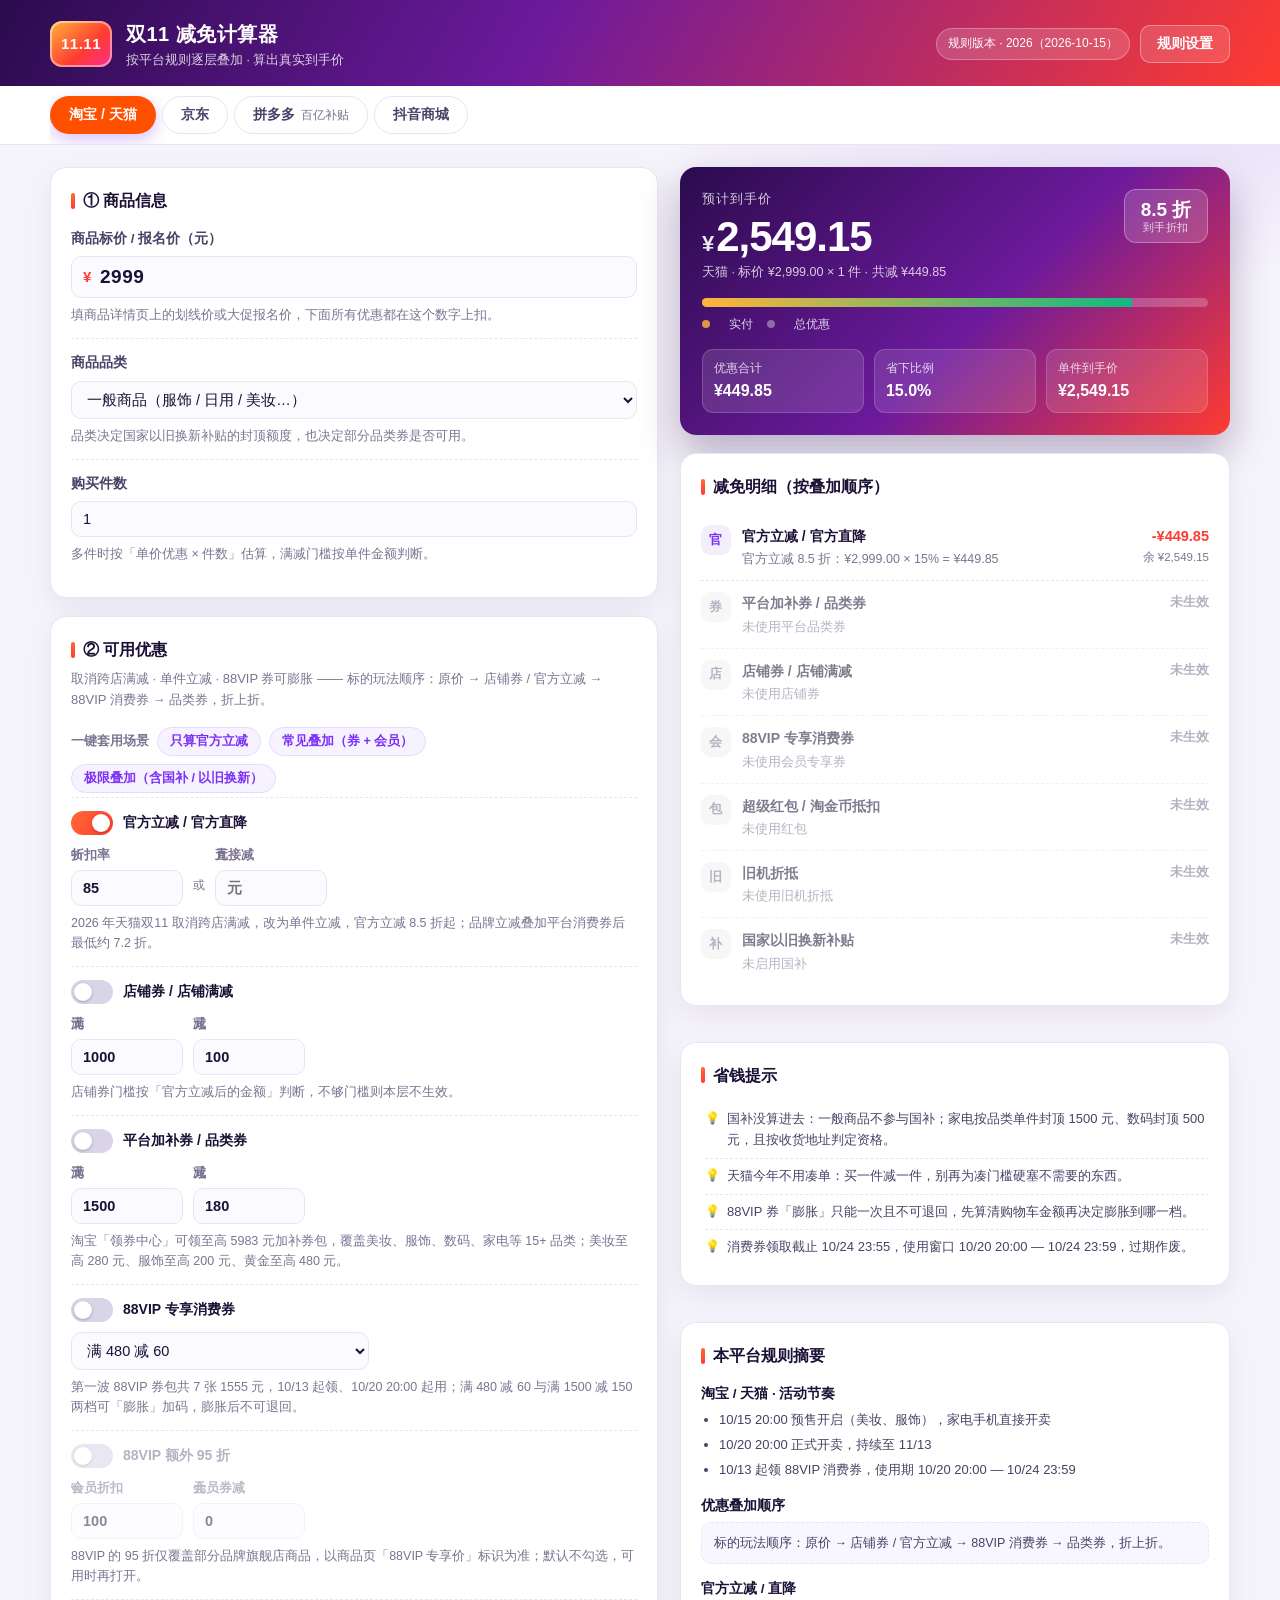
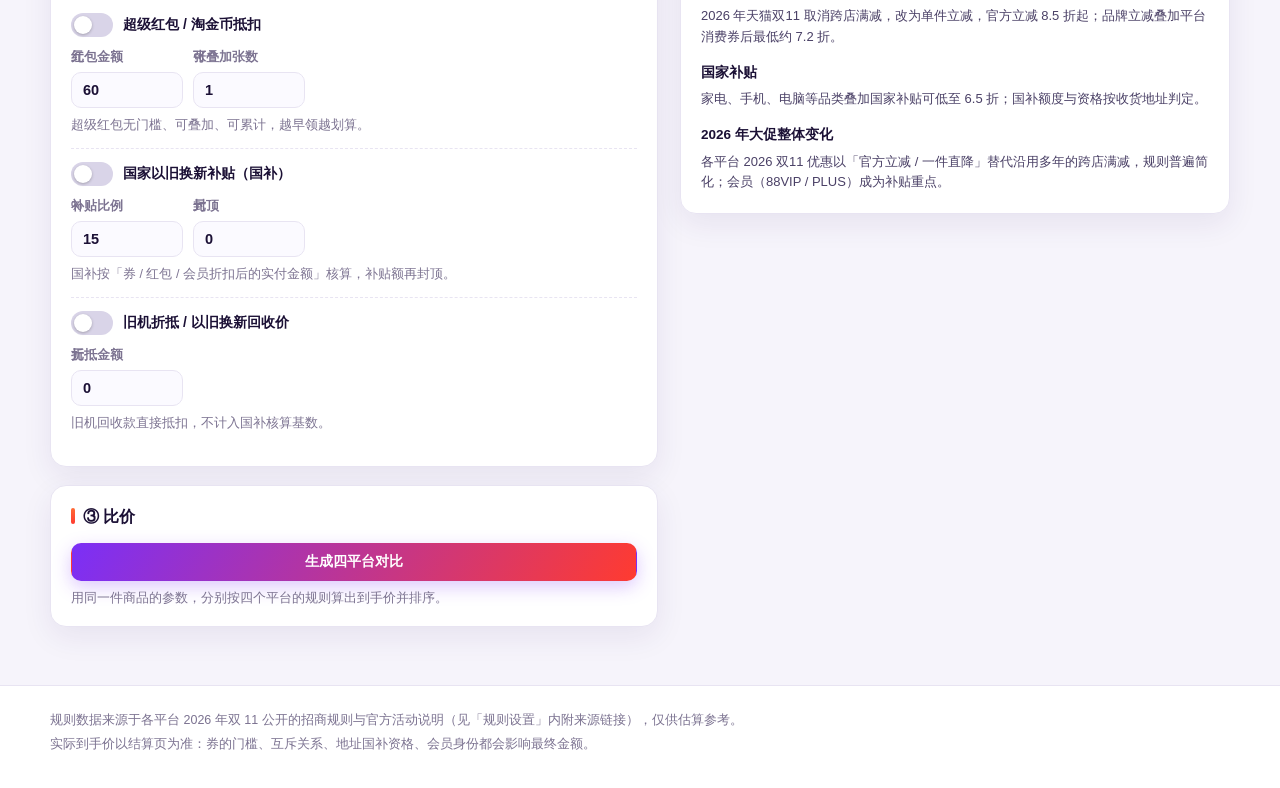
<file: index.html>
<!DOCTYPE html>
<html lang="zh-CN">
<head>
<meta charset="UTF-8">
<meta name="viewport" content="width=device-width, initial-scale=1.0">
<title>双11 减免计算器 · 四大平台到手价精算</title>
<meta name="description" content="淘宝天猫 / 京东 / 拼多多 / 抖音双11优惠叠加计算器：官方立减、店铺券、品类券、PLUS 95折、88VIP消费券、红包、以旧换新、国补，按平台规则顺序逐层扣减，算出真实到手价。">
<link rel="stylesheet" href="styles.css">
</head>
<body>

<header class="topbar">
  <div class="wrap topbar-inner">
    <div class="brand">
      <span class="logo">11.11</span>
      <div>
        <h1>双11 减免计算器</h1>
        <p class="brand-sub">按平台规则逐层叠加 · 算出真实到手价</p>
      </div>
    </div>
    <div class="topbar-actions">
      <span class="rules-badge" id="rulesBadge">规则版本 · 2026</span>
      <button type="button" class="btn ghost" id="btnRules">规则设置</button>
    </div>
  </div>
</header>

<nav class="tabs-wrap">
  <div class="wrap">
    <div class="tabs" id="platformTabs" role="tablist"></div>
  </div>
</nav>

<main class="wrap layout">

  <!-- 右栏：结果 -->
  <section class="col-result" id="colResult">
    <div class="result-card" id="resultCard">
      <div class="result-head">
        <div>
          <p class="result-label">预计到手价</p>
          <p class="result-price"><span class="cur">¥</span><span id="finalPrice">--</span></p>
          <p class="result-sub" id="resultSub">填写左侧信息后自动计算</p>
        </div>
        <div class="result-badge" id="discountBadge">--</div>
      </div>

      <div class="bar" id="barWrap">
        <div class="bar-seg" id="barFinal"></div>
      </div>
      <p class="bar-legend"><span class="dot dot-pay"></span>实付 <span class="dot dot-cut"></span>总优惠</p>

      <div class="stat-row">
        <div class="stat"><span class="stat-k">优惠合计</span><span class="stat-v" id="totalSaved">¥0</span></div>
        <div class="stat"><span class="stat-k">省下比例</span><span class="stat-v" id="savedPct">0%</span></div>
        <div class="stat"><span class="stat-k">单件到手价</span><span class="stat-v" id="unitPrice">¥0</span></div>
      </div>
    </div>

    <div class="card">
      <h2 class="card-title">减免明细（按叠加顺序）</h2>
      <ol class="steps" id="steps"></ol>
      <p class="empty" id="stepsEmpty">勾选左侧任意优惠项，这里会逐层显示扣减过程。</p>
    </div>

    <div class="card" id="tipsCard">
      <h2 class="card-title">省钱提示</h2>
      <ul class="tips" id="tips"></ul>
    </div>

    <div class="card" id="compareCard" hidden>
      <h2 class="card-title">四平台对比结果</h2>
      <div class="compare-list" id="compareList"></div>
      <p class="hint" id="compareNote"></p>
    </div>

    <div class="card">
      <h2 class="card-title">本平台规则摘要</h2>
      <div class="rule-summary" id="ruleSummary"></div>
    </div>
  </section>
  <!-- 左栏：输入 -->
  <section class="col-input" id="colInput">

    <div class="card">
      <h2 class="card-title">① 商品信息</h2>
      <div class="field">
        <label for="price">商品标价 / 报名价（元）</label>
        <div class="input-money">
          <span>¥</span>
          <input type="number" id="price" min="0" step="0.01" value="2999" inputmode="decimal">
        </div>
        <p class="hint">填商品详情页上的划线价或大促报名价，下面所有优惠都在这个数字上扣。</p>
      </div>

      <div class="field">
        <label for="category">商品品类</label>
        <select id="category">
          <option value="general">一般商品（服饰 / 日用 / 美妆…）</option>
          <option value="digital">手机 / 平板 / 智能穿戴（国补单件封顶 500）</option>
          <option value="computer">电脑 / 笔记本（国补单件封顶 1500）</option>
          <option value="appliance">家电（国补单件封顶 1500）</option>
        </select>
        <p class="hint">品类决定国家以旧换新补贴的封顶额度，也决定部分品类券是否可用。</p>
      </div>

      <div class="field">
        <label for="qty">购买件数</label>
        <input type="number" id="qty" min="1" step="1" value="1" inputmode="numeric">
        <p class="hint">多件时按「单价优惠 × 件数」估算，满减门槛按单件金额判断。</p>
      </div>
    </div>

    <div class="card">
      <h2 class="card-title">② 可用优惠</h2>
      <p class="card-sub" id="platformHint">按当前平台规则填写，勾选后自动按顺序叠加。</p>

      <div class="presets" id="presets">
        <span class="presets-k">一键套用场景</span>
        <button type="button" class="chip-btn" data-preset="base">只算官方立减</button>
        <button type="button" class="chip-btn" data-preset="coupon">常见叠加（券 + 会员）</button>
        <button type="button" class="chip-btn" data-preset="full">极限叠加（含国补 / 以旧换新）</button>
      </div>

      <div class="field">
        <label class="switch">
          <input type="checkbox" id="officialOn" checked>
          <span class="slider"></span>
          <span class="switch-label">官方立减 / 官方直降</span>
        </label>
        <div class="inline-inputs" id="officialInputs">
          <label class="mini rate-only"><span class="mini-label">折扣率</span>
            <input type="number" id="officialRate" min="50" max="100" step="0.5" value="85"><span class="unit">%</span>
          </label>
          <span class="or rate-only">或</span>
          <label class="mini cut-only">直接减
            <input type="number" id="officialCut" min="0" step="1" placeholder="元"><span class="unit">元</span>
          </label>
        </div>
        <p class="hint" id="officialHint"></p>
      </div>

      <div class="field">
        <label class="switch">
          <input type="checkbox" id="storeOn">
          <span class="slider"></span>
          <span class="switch-label">店铺券 / 店铺满减</span>
        </label>
        <div class="inline-inputs" id="storeInputs">
          <label class="mini">满
            <input type="number" id="storeThreshold" min="0" step="1" value="1000"><span class="unit">元</span>
          </label>
          <label class="mini">减
            <input type="number" id="storeCut" min="0" step="1" value="100"><span class="unit">元</span>
          </label>
        </div>
        <p class="hint">店铺券门槛按「官方立减后的金额」判断，不够门槛则本层不生效。</p>
      </div>

      <div class="field">
        <label class="switch">
          <input type="checkbox" id="categoryCouponOn">
          <span class="slider"></span>
          <span class="switch-label">平台品类券 / 加补券</span>
        </label>
        <div class="inline-inputs" id="categoryCouponInputs">
          <label class="mini">满
            <input type="number" id="categoryThreshold" min="0" step="1" value="1500"><span class="unit">元</span>
          </label>
          <label class="mini">减
            <input type="number" id="categoryCut" min="0" step="1" value="180"><span class="unit">元</span>
          </label>
        </div>
        <p class="hint">淘宝「领券中心」、京东品类神券、抖音消费券都填这里；同级券通常互斥，只算一张。</p>
      </div>

      <div class="field">
        <label class="switch">
          <input type="checkbox" id="voucherOn">
          <span class="slider"></span>
          <span class="switch-label" id="voucherLabel">88VIP 专享券</span>
        </label>
        <div class="inline-inputs">
          <select id="voucherSelect"></select>
        </div>
        <p class="hint" id="voucherHint"></p>
      </div>

      <div class="field">
        <label class="switch">
          <input type="checkbox" id="memberOn">
          <span class="slider"></span>
          <span class="switch-label" id="memberLabel">PLUS 会员折扣</span>
        </label>
        <div class="inline-inputs" id="memberInputs">
          <label class="mini">会员折扣
            <input type="number" id="memberRate" min="50" max="100" step="0.5" value="95"><span class="unit">%</span>
          </label>
          <label class="mini">会员券减
            <input type="number" id="memberCouponCut" min="0" step="1" value="0"><span class="unit">元</span>
          </label>
        </div>
        <p class="hint" id="memberHint"></p>
      </div>

      <div class="field">
        <label class="switch">
          <input type="checkbox" id="redPacketOn">
          <span class="slider"></span>
          <span class="switch-label">平台红包 / 无门槛券</span>
        </label>
        <div class="inline-inputs" id="redPacketInputs">
          <label class="mini">红包金额
            <input type="number" id="redPacketAmount" min="0" step="1" value="60"><span class="unit">元</span>
          </label>
          <label class="mini">可叠加张数
            <input type="number" id="redPacketCount" min="1" step="1" value="1"><span class="unit">张</span>
          </label>
        </div>
        <p class="hint">京东每日惊喜红包、淘宝超级红包等；无门槛，通常可多张叠加使用。</p>
      </div>

      <div class="field">
        <label class="switch">
          <input type="checkbox" id="subsidyOn">
          <span class="slider"></span>
          <span class="switch-label">国家以旧换新补贴（国补）</span>
        </label>
        <div class="inline-inputs" id="subsidyInputs">
          <label class="mini">补贴比例
            <input type="number" id="subsidyRate" min="0" max="100" step="0.5" value="15"><span class="unit">%</span>
          </label>
          <label class="mini">封顶
            <input type="number" id="subsidyCap" min="0" step="50" value="500"><span class="unit">元</span>
          </label>
        </div>
        <p class="hint">国补按「券 / 红包 / 会员折扣后的实付金额」核算，补贴额再封顶。</p>
      </div>

      <div class="field">
        <label class="switch">
          <input type="checkbox" id="tradeInOn">
          <span class="slider"></span>
          <span class="switch-label">旧机折抵 / 以旧换新回收价</span>
        </label>
        <div class="inline-inputs">
          <label class="mini">折抵金额
            <input type="number" id="tradeInAmount" min="0" step="10" value="0"><span class="unit">元</span>
          </label>
        </div>
        <p class="hint">旧机回收款直接抵扣，不计入国补核算基数。</p>
      </div>
    </div>

    <div class="card minor">
      <h2 class="card-title">③ 比价</h2>
      <button type="button" class="btn primary block" id="btnCompare">生成四平台对比</button>
      <p class="hint">用同一件商品的参数，分别按四个平台的规则算出到手价并排序。</p>
    </div>
  </section>
</main>

<footer class="footer">
  <div class="wrap">
    <p>规则数据来源于各平台 2026 年双 11 公开的招商规则与官方活动说明（见「规则设置」内附来源链接），仅供估算参考。</p>
    <p>实际到手价以结算页为准：券的门槛、互斥关系、地址国补资格、会员身份都会影响最终金额。</p>
  </div>
</footer>

<!-- 规则设置抽屉 -->
<div class="drawer-mask" id="drawerMask" hidden></div>
<aside class="drawer" id="drawer" hidden aria-labelledby="drawerTitle">
  <div class="drawer-head">
    <h2 id="drawerTitle">规则设置</h2>
    <button type="button" class="btn ghost sm" id="btnCloseDrawer">关闭</button>
  </div>
  <div class="drawer-body">
    <p class="hint">各平台官方立减率、国补默认比例等都可在此调整；改动会保存在本机浏览器（localStorage），随时可恢复官方默认值。</p>
    <form id="ruleForm" class="rule-form"></form>

    <h3 class="drawer-h3">规则来源</h3>
    <ul class="sources" id="sourceList"></ul>

    <div class="drawer-actions">
      <button type="button" class="btn primary" id="btnSaveRules">保存设置</button>
      <button type="button" class="btn ghost" id="btnResetRules">恢复官方默认</button>
    </div>
  </div>
</aside>

<script src="js/rules.js"></script>
<script src="js/engine.js"></script>
<script src="js/app.js"></script>
</body>
</html>
</file>
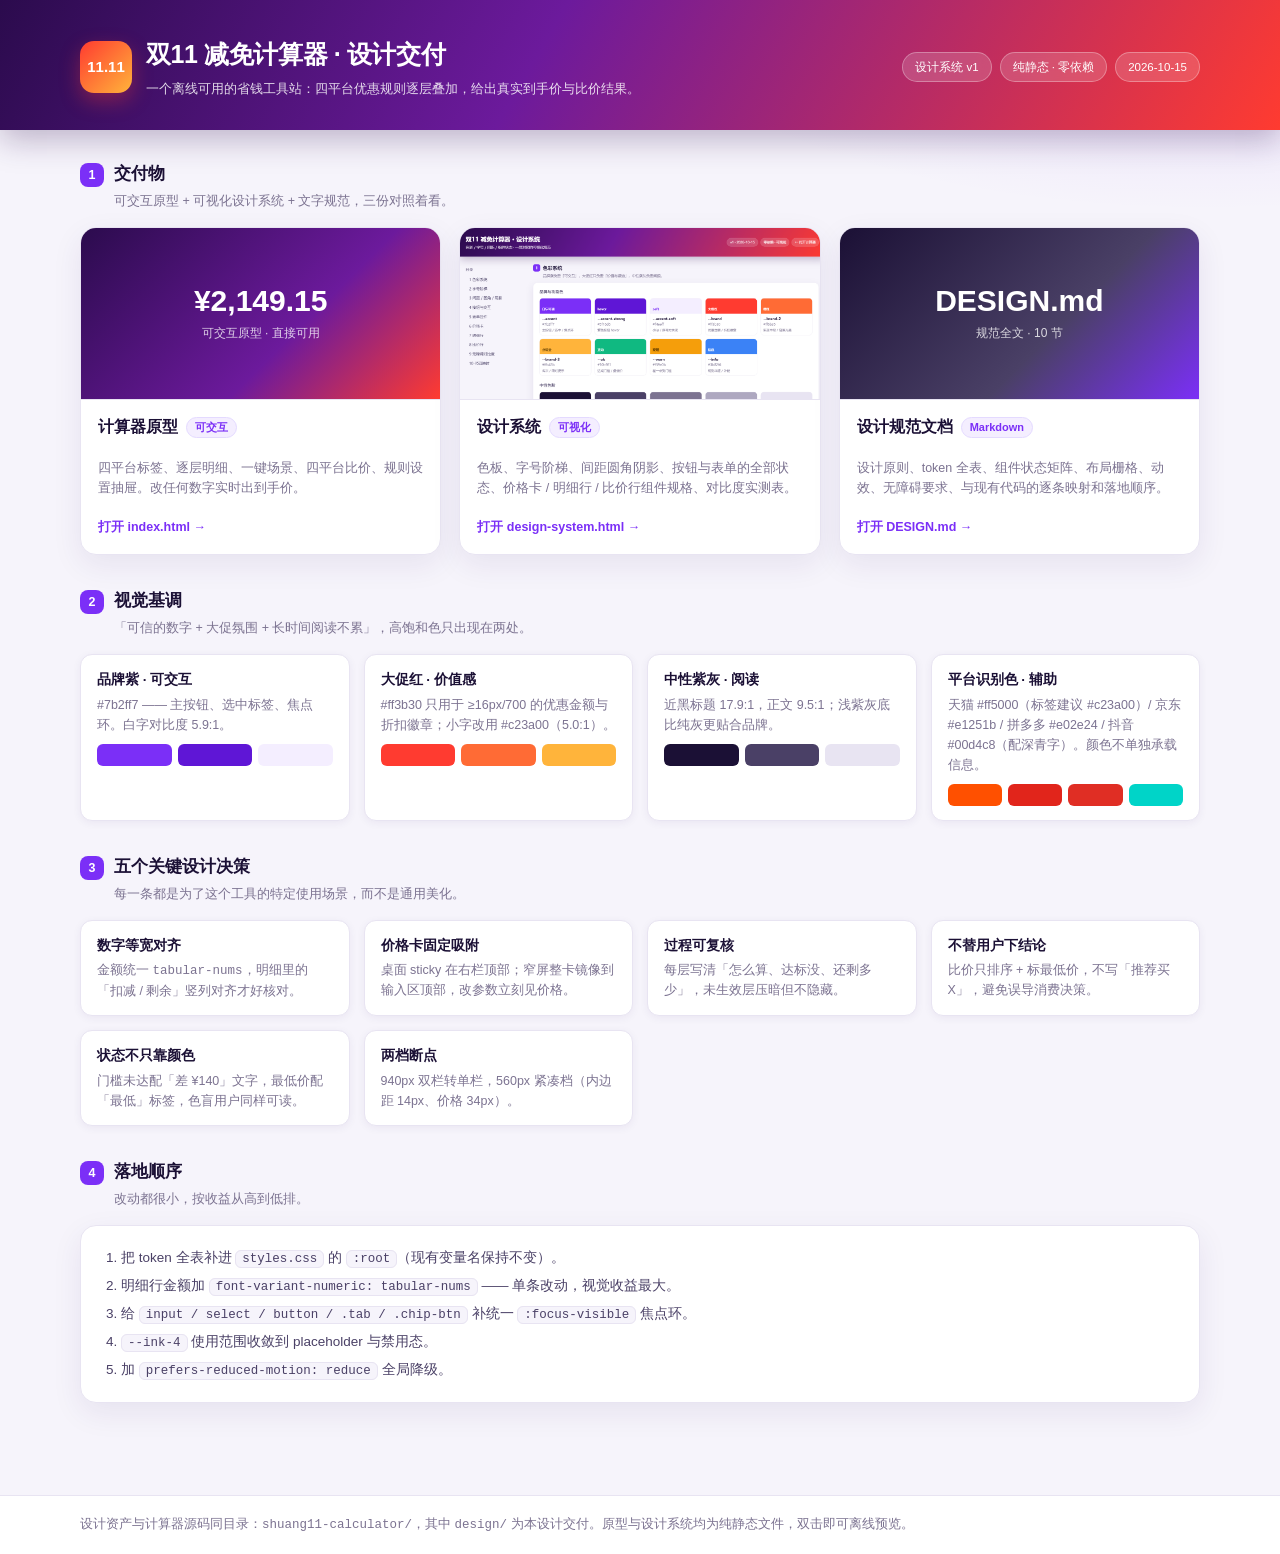
<file: design/index.html>
<!DOCTYPE html>
<html lang="zh-CN">
<head>
<meta charset="UTF-8">
<meta name="viewport" content="width=device-width, initial-scale=1">
<title>双11 减免计算器 · 设计交付</title>
<style>
:root {
  --ink: #1b1035; --ink-2: #4a4066; --ink-3: #7c7391; --ink-4: #aea8c0;
  --line: #e8e4f2; --bg: #f6f4fb; --card: #fff;
  --brand: #ff3b30; --accent: #7b2ff7; --accent-strong: #5f16d6; --accent-soft: #f4eeff; --accent-line: #e4daff;
  --ok: #10b981; --sh-md: 0 10px 30px rgba(49,24,96,.08); --sh-lg: 0 18px 40px rgba(43,11,77,.30);
  --sh-accent: 0 8px 20px rgba(123,47,247,.30);
  --r-md: 12px; --r-lg: 16px; --r-pill: 999px;
}
* { box-sizing: border-box; }
body {
  margin: 0; color: var(--ink); line-height: 1.6;
  font-family: -apple-system, BlinkMacSystemFont, "PingFang SC", "Microsoft YaHei", "Hiragino Sans GB", "Segoe UI", Roboto, sans-serif;
  background:
    radial-gradient(1200px 480px at 10% -12%, rgba(255,107,53,.16), transparent 60%),
    radial-gradient(1000px 440px at 94% -4%, rgba(123,47,247,.16), transparent 62%),
    var(--bg);
  -webkit-font-smoothing: antialiased;
}
.wrap { width: min(1120px, 100% - 36px); margin-inline: auto; }

/* 头图 */
.hero { background: linear-gradient(120deg, #2b0b4d 0%, #6c1a9c 42%, #ff3b30 100%); color: #fff; padding: 34px 0 30px; box-shadow: 0 10px 30px rgba(43,11,77,.28); }
.hero-in { display: flex; align-items: center; justify-content: space-between; gap: 22px; flex-wrap: wrap; }
.logo { width: 52px; height: 52px; border-radius: 14px; background: linear-gradient(135deg, #ff3b30, #ffb43b); display: grid; place-items: center; font-weight: 800; font-size: 15px; line-height: 1.05; text-align: center; box-shadow: 0 8px 20px rgba(255,59,48,.35); }
.hero h1 { margin: 0; font-size: 25px; letter-spacing: -.4px; }
.hero p { margin: 5px 0 0; font-size: 13px; opacity: .84; max-width: 620px; }
.hero-tags { display: flex; gap: 8px; flex-wrap: wrap; }
.hero-tag { font-size: 11.5px; padding: 5px 12px; border-radius: var(--r-pill); background: rgba(255,255,255,.16); border: 1px solid rgba(255,255,255,.3); backdrop-filter: blur(6px); }
.hero-col { display: flex; align-items: center; gap: 14px; }

/* 主体 */
main { padding: 30px 0 60px; }
.sec-t { display: flex; align-items: baseline; gap: 10px; margin: 0 0 4px; font-size: 17px; }
.sec-t .num { width: 24px; height: 24px; border-radius: 8px; background: var(--accent); color: #fff; font-size: 12.5px; display: grid; place-items: center; flex: 0 0 auto; }
.sec-sub { margin: 0 0 16px 34px; font-size: 12.5px; color: var(--ink-3); }
section { margin-bottom: 32px; }

.grid { display: grid; grid-template-columns: repeat(auto-fill, minmax(320px, 1fr)); gap: 18px; }
.dcard { background: var(--card); border: 1px solid var(--line); border-radius: var(--r-lg); box-shadow: var(--sh-md); overflow: hidden; display: flex; flex-direction: column; text-decoration: none; color: inherit; transition: .18s; }
.dcard:hover { transform: translateY(-2px); box-shadow: 0 16px 36px rgba(49,24,96,.14); border-color: var(--accent-line); }
.dcard-thumb { height: 172px; background: #f2eefb; overflow: hidden; position: relative; border-bottom: 1px solid var(--line); }
.dcard-thumb img { width: 100%; display: block; }
.dcard-thumb.is-code { display: grid; place-items: center; background: linear-gradient(135deg, #2b0b4d, #6c1a9c 60%, #ff3b30); color: #fff; text-align: center; padding: 18px; }
.dcard-thumb.is-code b { font-size: 30px; display: block; line-height: 1.2; }
.dcard-thumb.is-code span { font-size: 12px; opacity: .8; }
.dcard-body { padding: 15px 17px 17px; display: flex; flex-direction: column; gap: 6px; flex: 1; }
.dcard-title { font-size: 15.5px; font-weight: 700; display: flex; align-items: center; gap: 8px; }
.dcard-title .k { font-size: 11px; font-weight: 700; color: var(--accent); background: var(--accent-soft); border: 1px solid var(--accent-line); border-radius: var(--r-pill); padding: 1px 8px; }
.dcard-desc { font-size: 12.5px; color: var(--ink-3); flex: 1; }
.dcard-go { font-size: 12.5px; font-weight: 700; color: var(--accent); }
.dcard:hover .dcard-go { text-decoration: underline; }

/* 规范要点 */
.facts { display: grid; grid-template-columns: repeat(auto-fill, minmax(240px, 1fr)); gap: 14px; }
.fact { background: var(--card); border: 1px solid var(--line); border-radius: var(--r-md); padding: 14px 16px; box-shadow: var(--sh-sm, 0 2px 8px rgba(49,24,96,.06)); }
.fact b { display: block; font-size: 13.5px; margin-bottom: 4px; }
.fact p { margin: 0; font-size: 12.5px; color: var(--ink-3); }
.swatch-row { display: flex; gap: 6px; margin-top: 9px; }
.swatch { height: 22px; flex: 1; border-radius: 6px; }
.steps-note { background: var(--card); border: 1px solid var(--line); border-radius: var(--r-lg); padding: 18px 20px; box-shadow: var(--sh-md); }
.steps-note ol { margin: 0; padding-left: 20px; font-size: 13.5px; color: var(--ink-2); line-height: 2; }
.steps-note code { font-size: 12.5px; background: var(--bg); border: 1px solid var(--line); border-radius: 6px; padding: 1px 6px; }
.foot { border-top: 1px solid var(--line); background: #fff; padding: 18px 0 26px; font-size: 12.5px; color: var(--ink-3); }
</style>
</head>
<body>

<header class="hero">
  <div class="wrap hero-in">
    <div class="hero-col">
      <div class="logo">11.11</div>
      <div>
        <h1>双11 减免计算器 · 设计交付</h1>
        <p>一个离线可用的省钱工具站：四平台优惠规则逐层叠加，给出真实到手价与比价结果。</p>
      </div>
    </div>
    <div class="hero-tags">
      <span class="hero-tag">设计系统 v1</span>
      <span class="hero-tag">纯静态 · 零依赖</span>
      <span class="hero-tag">2026-10-15</span>
    </div>
  </div>
</header>

<main class="wrap">

  <section>
    <h2 class="sec-t"><span class="num">1</span>交付物</h2>
    <p class="sec-sub">可交互原型 + 可视化设计系统 + 文字规范，三份对照着看。</p>
    <div class="grid">

      <a class="dcard" href="../index.html">
        <div class="dcard-thumb is-code">
          <div>
            <b>¥2,149.15</b>
            <span>可交互原型 · 直接可用</span>
          </div>
        </div>
        <div class="dcard-body">
          <div class="dcard-title">计算器原型 <span class="k">可交互</span></div>
          <p class="dcard-desc">四平台标签、逐层明细、一键场景、四平台比价、规则设置抽屉。改任何数字实时出到手价。</p>
          <span class="dcard-go">打开 index.html →</span>
        </div>
      </a>

      <a class="dcard" href="design-system.html">
        <div class="dcard-thumb"><img src="preview-designsystem.png" alt="设计系统预览"></div>
        <div class="dcard-body">
          <div class="dcard-title">设计系统 <span class="k">可视化</span></div>
          <p class="dcard-desc">色板、字号阶梯、间距圆角阴影、按钮与表单的全部状态、价格卡 / 明细行 / 比价行组件规格、对比度实测表。</p>
          <span class="dcard-go">打开 design-system.html →</span>
        </div>
      </a>

      <a class="dcard" href="DESIGN.md">
        <div class="dcard-thumb is-code" style="background:linear-gradient(135deg,#1b1035,#4a4066 60%,#7b2ff7)">
          <div>
            <b>DESIGN.md</b>
            <span>规范全文 · 10 节</span>
          </div>
        </div>
        <div class="dcard-body">
          <div class="dcard-title">设计规范文档 <span class="k">Markdown</span></div>
          <p class="dcard-desc">设计原则、token 全表、组件状态矩阵、布局栅格、动效、无障碍要求、与现有代码的逐条映射和落地顺序。</p>
          <span class="dcard-go">打开 DESIGN.md →</span>
        </div>
      </a>

    </div>
  </section>

  <section>
    <h2 class="sec-t"><span class="num">2</span>视觉基调</h2>
    <p class="sec-sub">「可信的数字 + 大促氛围 + 长时间阅读不累」，高饱和色只出现在两处。</p>
    <div class="facts">
      <div class="fact">
        <b>品牌紫 · 可交互</b>
        <p>#7b2ff7 —— 主按钮、选中标签、焦点环。白字对比度 5.9:1。</p>
        <div class="swatch-row"><span class="swatch" style="background:#7b2ff7"></span><span class="swatch" style="background:#5f16d6"></span><span class="swatch" style="background:#f4eeff"></span></div>
      </div>
      <div class="fact">
        <b>大促红 · 价值感</b>
        <p>#ff3b30 只用于 ≥16px/700 的优惠金额与折扣徽章；小字改用 #c23a00（5.0:1）。</p>
        <div class="swatch-row"><span class="swatch" style="background:#ff3b30"></span><span class="swatch" style="background:#ff6b35"></span><span class="swatch" style="background:#ffb43b"></span></div>
      </div>
      <div class="fact">
        <b>中性紫灰 · 阅读</b>
        <p>近黑标题 17.9:1，正文 9.5:1；浅紫灰底比纯灰更贴合品牌。</p>
        <div class="swatch-row"><span class="swatch" style="background:#1b1035"></span><span class="swatch" style="background:#4a4066"></span><span class="swatch" style="background:#e8e4f2"></span></div>
      </div>
      <div class="fact">
        <b>平台识别色 · 辅助</b>
        <p>天猫 #ff5000（标签建议 #c23a00）/ 京东 #e1251b / 拼多多 #e02e24 / 抖音 #00d4c8（配深青字）。颜色不单独承载信息。</p>
        <div class="swatch-row"><span class="swatch" style="background:#ff5000"></span><span class="swatch" style="background:#e1251b"></span><span class="swatch" style="background:#e02e24"></span><span class="swatch" style="background:#00d4c8"></span></div>
      </div>
    </div>
  </section>

  <section>
    <h2 class="sec-t"><span class="num">3</span>五个关键设计决策</h2>
    <p class="sec-sub">每一条都是为了这个工具的特定使用场景，而不是通用美化。</p>
    <div class="facts">
      <div class="fact"><b>数字等宽对齐</b><p>金额统一 <code>tabular-nums</code>，明细里的「扣减 / 剩余」竖列对齐才好核对。</p></div>
      <div class="fact"><b>价格卡固定吸附</b><p>桌面 sticky 在右栏顶部；窄屏整卡镜像到输入区顶部，改参数立刻见价格。</p></div>
      <div class="fact"><b>过程可复核</b><p>每层写清「怎么算、达标没、还剩多少」，未生效层压暗但不隐藏。</p></div>
      <div class="fact"><b>不替用户下结论</b><p>比价只排序 + 标最低价，不写「推荐买 X」，避免误导消费决策。</p></div>
      <div class="fact"><b>状态不只靠颜色</b><p>门槛未达配「差 ¥140」文字，最低价配「最低」标签，色盲用户同样可读。</p></div>
      <div class="fact"><b>两档断点</b><p>940px 双栏转单栏，560px 紧凑档（内边距 14px、价格 34px）。</p></div>
    </div>
  </section>

  <section>
    <h2 class="sec-t"><span class="num">4</span>落地顺序</h2>
    <p class="sec-sub">改动都很小，按收益从高到低排。</p>
    <div class="steps-note">
      <ol>
        <li>把 token 全表补进 <code>styles.css</code> 的 <code>:root</code>（现有变量名保持不变）。</li>
        <li>明细行金额加 <code>font-variant-numeric: tabular-nums</code> —— 单条改动，视觉收益最大。</li>
        <li>给 <code>input / select / button / .tab / .chip-btn</code> 补统一 <code>:focus-visible</code> 焦点环。</li>
        <li><code>--ink-4</code> 使用范围收敛到 placeholder 与禁用态。</li>
        <li>加 <code>prefers-reduced-motion: reduce</code> 全局降级。</li>
      </ol>
    </div>
  </section>

</main>

<footer class="foot">
  <div class="wrap">设计资产与计算器源码同目录：<code>shuang11-calculator/</code>，其中 <code>design/</code> 为本设计交付。原型与设计系统均为纯静态文件，双击即可离线预览。</div>
</footer>

</body>
</html>
</file>
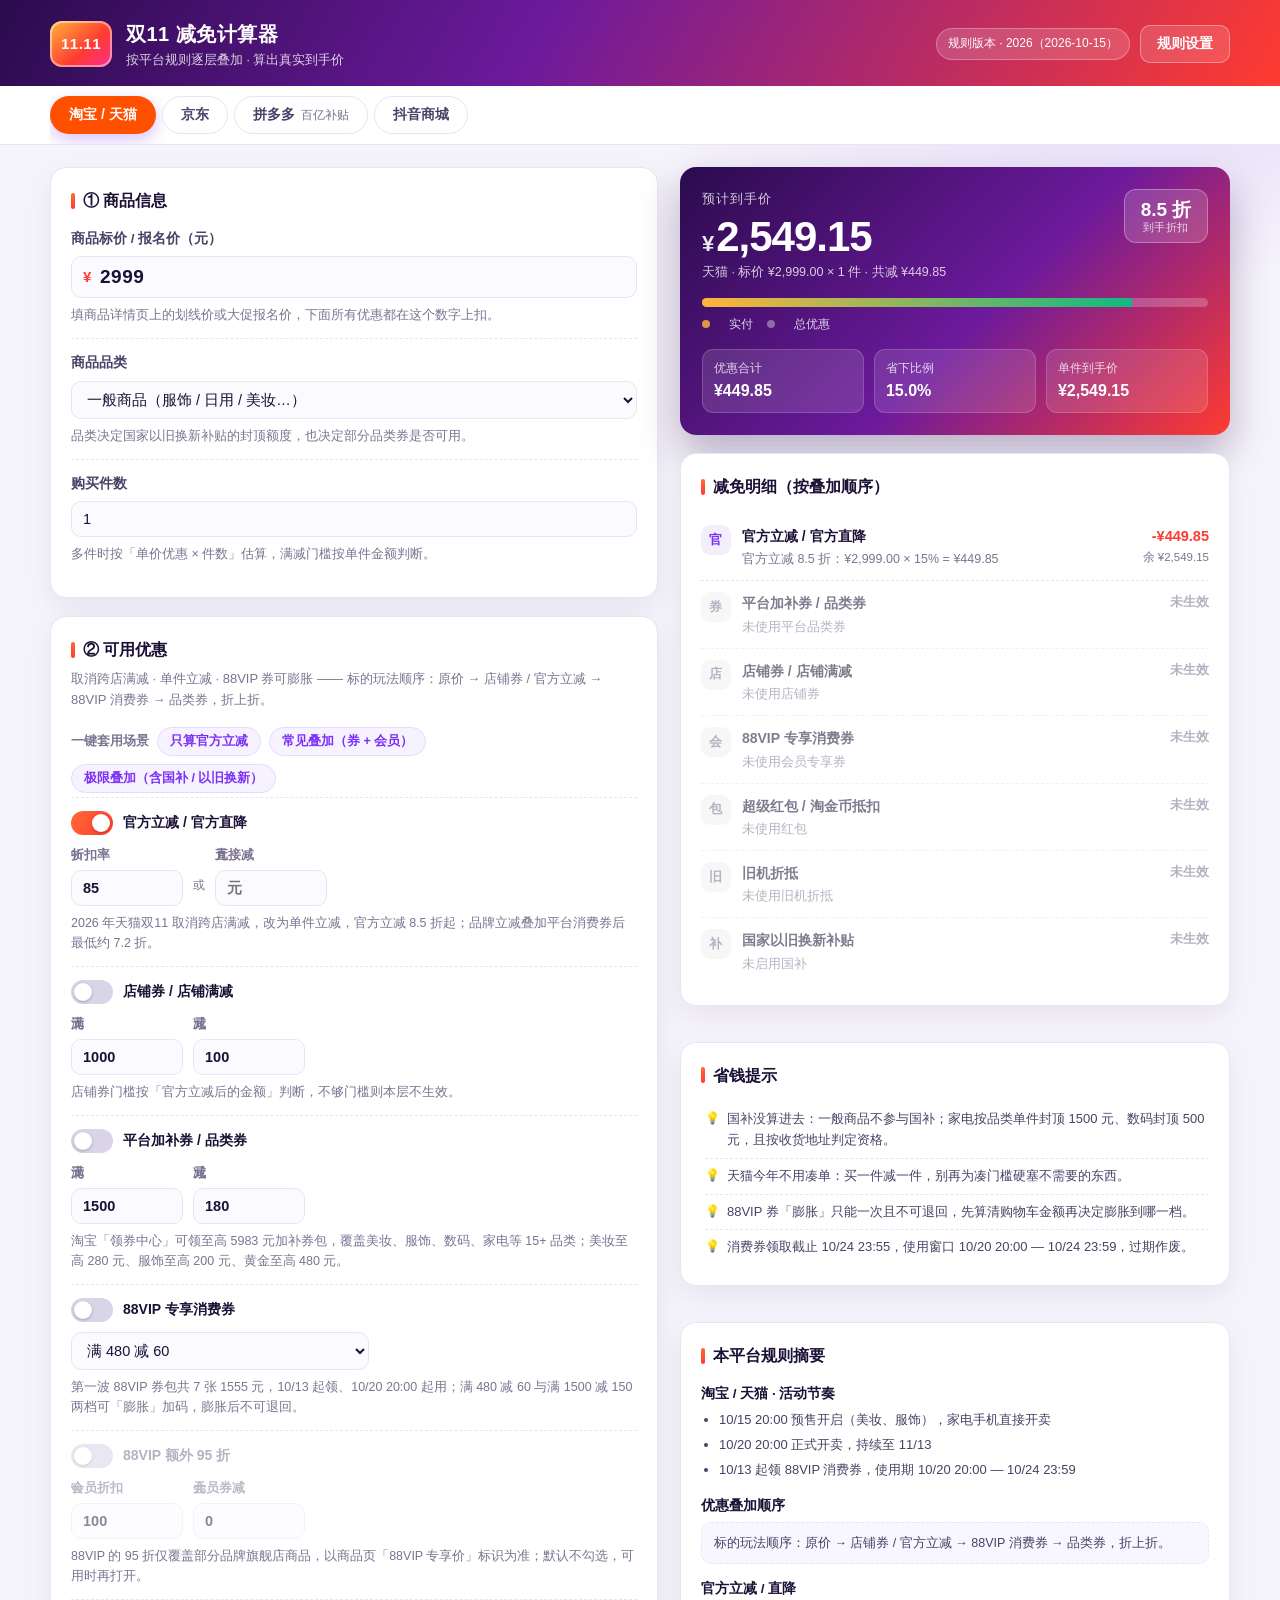
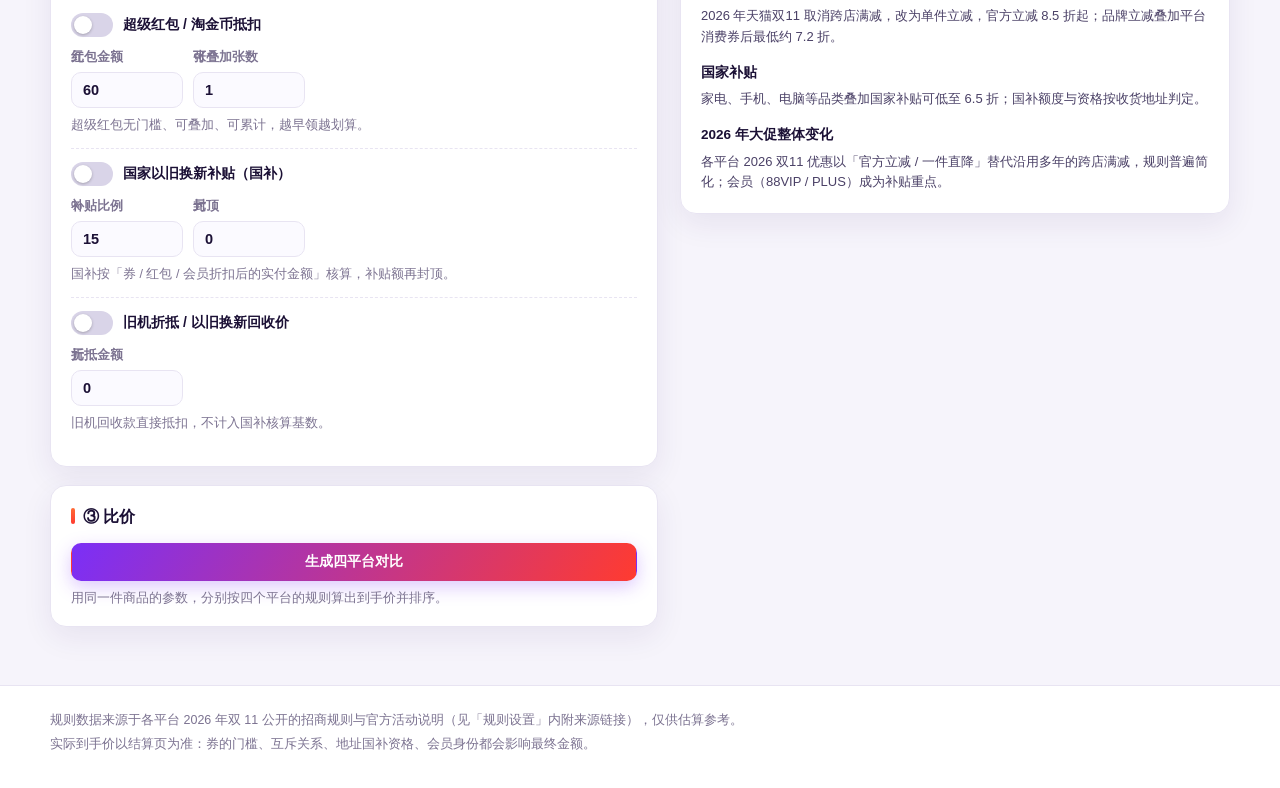
<file: 双11减免计算器-单文件版.html>
<!DOCTYPE html>
<!-- 双11 减免计算器 · 单文件离线版
     CSS/JS 已全部内联，无需网络、无需服务器，双击本文件即可使用。
     由 tools/build.js 生成于 2026-10-16，请勿直接编辑本文件。 -->
<html lang="zh-CN">
<head>
<meta charset="UTF-8">
<meta name="viewport" content="width=device-width, initial-scale=1.0">
<title>双11 减免计算器 · 四大平台到手价精算</title>
<meta name="description" content="淘宝天猫 / 京东 / 拼多多 / 抖音双11优惠叠加计算器：官方立减、店铺券、品类券、PLUS 95折、88VIP消费券、红包、以旧换新、国补，按平台规则顺序逐层扣减，算出真实到手价。">
<style>
/* ==========================================================================
   双11 减免计算器 · 样式
   ========================================================================== */
:root {
  --ink: #1b1035;
  --ink-2: #4a4066;
  --ink-3: #7c7391;
  --line: #e8e4f2;
  --bg: #f6f4fb;
  --card: #ffffff;
  --brand: #ff3b30;
  --brand-2: #ff6b35;
  --brand-3: #ffb43b;
  --accent: #7b2ff7;
  --ok: #10b981;
  --shadow: 0 10px 30px rgba(49, 24, 96, .08);
  --radius: 16px;
}

* { box-sizing: border-box; }

html { scroll-behavior: smooth; }

body {
  margin: 0;
  font-family: -apple-system, BlinkMacSystemFont, "PingFang SC", "Microsoft YaHei", "Hiragino Sans GB", "Segoe UI", Roboto, sans-serif;
  color: var(--ink);
  background:
    radial-gradient(1200px 500px at 12% -10%, rgba(255, 107, 53, .16), transparent 60%),
    radial-gradient(1000px 460px at 92% 0%, rgba(123, 47, 247, .16), transparent 62%),
    var(--bg);
  line-height: 1.6;
  -webkit-font-smoothing: antialiased;
}

.wrap { width: min(1180px, 100% - 32px); margin-inline: auto; }

/* ---------------------------------------------------------------- 顶栏 */
.topbar {
  background: linear-gradient(120deg, #2b0b4d 0%, #6c1a9c 42%, #ff3b30 100%);
  color: #fff;
  padding: 18px 0 16px;
  box-shadow: 0 8px 28px rgba(43, 11, 77, .28);
}
.topbar-inner { display: flex; align-items: center; justify-content: space-between; gap: 16px; flex-wrap: wrap; }
.brand { display: flex; align-items: center; gap: 14px; }
.logo {
  display: inline-flex; align-items: center; justify-content: center;
  width: 62px; height: 46px; border-radius: 12px;
  background: linear-gradient(140deg, #ffb43b, #ff3b30 60%, #ff2d95);
  font-weight: 800; font-size: 15px; letter-spacing: .5px;
  box-shadow: inset 0 0 0 2px rgba(255, 255, 255, .45);
}
.topbar h1 { font-size: 20px; margin: 0; letter-spacing: .5px; }
.brand-sub { margin: 0; font-size: 12.5px; opacity: .8; }
.topbar-actions { display: flex; align-items: center; gap: 10px; }
.rules-badge {
  font-size: 12px; padding: 5px 11px; border-radius: 999px;
  background: rgba(255, 255, 255, .16); border: 1px solid rgba(255, 255, 255, .28);
  white-space: nowrap;
}

/* ---------------------------------------------------------------- 平台切换 */
.tabs-wrap { background: #fff; border-bottom: 1px solid var(--line); position: sticky; top: 0; z-index: 20; }
.tabs { display: flex; gap: 6px; overflow-x: auto; padding: 10px 0; scrollbar-width: none; }
.tabs::-webkit-scrollbar { display: none; }
.tab {
  flex: 0 0 auto; border: 1px solid var(--line); background: #fff; color: var(--ink-2);
  padding: 9px 18px; border-radius: 999px; cursor: pointer; font-size: 14px; font-weight: 600;
  font-family: inherit; transition: .18s; white-space: nowrap;
}
.tab:hover { border-color: var(--tab-accent, var(--accent)); color: var(--ink); }
.tab[aria-selected="true"] {
  background: var(--tab-accent, var(--accent)); border-color: transparent; color: #fff;
  box-shadow: 0 6px 16px rgba(123, 47, 247, .28);
}
.tab .tab-tag { font-weight: 400; opacity: .75; font-size: 12px; margin-left: 6px; }

/* ---------------------------------------------------------------- 布局 */
/* DOM 里结果栏在前（窄屏时价格优先露出），宽屏用 grid 位置把它排回右侧 */
.layout { display: grid; grid-template-columns: minmax(0, 1.05fr) minmax(0, .95fr); gap: 22px; padding: 22px 0 40px; align-items: start; }
.col-input { grid-column: 1; grid-row: 1; }
.col-result { grid-column: 2; grid-row: 1; display: grid; gap: 18px; position: sticky; top: 74px; }
@media (max-width: 940px) {
  .layout { grid-template-columns: 1fr; }
  .col-input, .col-result { grid-column: 1; }
  /* 单列时：表单在上、分析卡片在下；右栏那张价格卡隐藏，由镜像卡顶在最前 */
  .col-input { grid-row: 1; }
  .col-result { grid-row: 2; position: static; }
  .col-result > .result-card { display: none; }
}

/* ---------------------------------------------------------------- 卡片 */
.card {
  background: var(--card); border: 1px solid var(--line); border-radius: var(--radius);
  padding: 20px; box-shadow: var(--shadow); margin-bottom: 18px;
}
.card.minor { padding: 18px 20px; }
.card-title { font-size: 16px; margin: 0 0 14px; display: flex; align-items: center; gap: 8px; }
.card-title::before {
  content: ""; width: 4px; height: 16px; border-radius: 2px;
  background: linear-gradient(var(--brand-2), var(--brand));
}
.card-sub { font-size: 13px; color: var(--ink-3); margin: -8px 0 16px; }

/* ---------------------------------------------------------------- 表单 */
.field { padding: 13px 0; border-top: 1px dashed var(--line); }
.field:first-of-type { border-top: 0; padding-top: 0; }
.field > label:not(.switch):not(.mini) { display: block; font-size: 13.5px; font-weight: 600; color: var(--ink-2); margin-bottom: 7px; }
.hint { font-size: 12.5px; color: var(--ink-3); margin: 7px 0 0; }
.card-sub + .field { padding-top: 0; }

/* 场景预设 */
.presets { display: flex; flex-wrap: wrap; align-items: center; gap: 8px; margin: 0 0 4px; }
.presets-k { font-size: 12.5px; color: var(--ink-3); font-weight: 600; }
.chip-btn {
  font-family: inherit; font-size: 12.5px; font-weight: 600; cursor: pointer;
  background: #f6f2ff; color: var(--accent); border: 1px solid #e4daff;
  border-radius: 999px; padding: 5px 12px; transition: .16s;
}
.chip-btn:hover { background: var(--accent); color: #fff; border-color: var(--accent); }

input[type="number"], input[type="text"], select {
  font-family: inherit; font-size: 14.5px; color: var(--ink);
  border: 1px solid var(--line); background: #fbfaff; border-radius: 10px;
  padding: 9px 11px; width: 100%; transition: .15s;
}
input[type="number"]:focus, select:focus {
  outline: none; border-color: var(--accent); background: #fff;
  box-shadow: 0 0 0 3px rgba(123, 47, 247, .12);
}
select { cursor: pointer; }

.input-money { position: relative; display: flex; align-items: center; }
.input-money > span {
  position: absolute; left: 12px; font-weight: 700; color: var(--brand); font-size: 15px;
}
.input-money input { padding-left: 28px; font-weight: 700; font-size: 19px; letter-spacing: .5px; }

.inline-inputs { display: flex; align-items: flex-end; gap: 10px; flex-wrap: wrap; margin-top: 10px; }
.inline-inputs .or { font-size: 12px; color: var(--ink-3); padding-bottom: 10px; }
.mini { display: flex; flex-direction: column; gap: 5px; font-size: 12.5px; color: var(--ink-3); font-weight: 600; }
.mini input, .mini select { width: 112px; font-weight: 600; }
.mini .unit { position: absolute; }
.inline-inputs .mini { position: relative; }
.inline-inputs select { width: auto; min-width: 220px; max-width: 100%; }

/* 开关 */
.switch { display: flex; align-items: center; gap: 10px; cursor: pointer; user-select: none; }
.switch input { position: absolute; opacity: 0; width: 0; height: 0; }
.slider {
  position: relative; flex: 0 0 auto; width: 42px; height: 24px; border-radius: 999px;
  background: #d9d4e8; transition: .2s;
}
.slider::after {
  content: ""; position: absolute; top: 3px; left: 3px; width: 18px; height: 18px;
  border-radius: 50%; background: #fff; box-shadow: 0 1px 3px rgba(0, 0, 0, .25); transition: .2s;
}
.switch input:checked + .slider { background: linear-gradient(120deg, var(--brand-2), var(--brand)); }
.switch input:checked + .slider::after { transform: translateX(18px); }
.switch input:focus-visible + .slider { box-shadow: 0 0 0 3px rgba(123, 47, 247, .25); }
.switch-label { font-size: 14px; font-weight: 600; color: var(--ink); }

/* 按钮 */
.btn {
  font-family: inherit; font-size: 14px; font-weight: 600; cursor: pointer;
  border-radius: 10px; padding: 9px 16px; border: 1px solid transparent; transition: .16s;
}
.btn.primary { background: linear-gradient(120deg, var(--accent), var(--brand)); color: #fff; box-shadow: 0 6px 18px rgba(123, 47, 247, .26); }
.btn.primary:hover { transform: translateY(-1px); box-shadow: 0 10px 22px rgba(123, 47, 247, .32); }
.btn.ghost { background: rgba(255, 255, 255, .14); color: #fff; border-color: rgba(255, 255, 255, .35); }
.drawer .btn.ghost, .card .btn.ghost { background: #fff; color: var(--ink-2); border-color: var(--line); }
.card .btn.ghost:hover, .drawer .btn.ghost:hover { border-color: var(--accent); color: var(--accent); }
.btn.sm { padding: 6px 12px; font-size: 13px; }
.btn.block { width: 100%; }

/* ---------------------------------------------------------------- 结果卡 */
.result-card {
  background: linear-gradient(135deg, #2b0b4d, #6c1a9c 55%, #ff3b30);
  color: #fff; border-radius: var(--radius); padding: 22px; box-shadow: 0 18px 40px rgba(43, 11, 77, .3);
}
/* 窄屏镜像卡：只在单栏布局时出现，跟着输入区一起走。
   注意：这里只隐藏右栏那张「重复的价格卡」，明细/提示/对比/规则摘要必须留着。 */
.result-mobile { display: none; }
@media (max-width: 940px) {
  .result-mobile { display: block; margin: 0 0 18px; }
  .result-mobile .result-card { padding: 18px; position: static; }
  .result-mobile .result-price { font-size: 36px; }
}
.result-head { display: flex; justify-content: space-between; align-items: flex-start; gap: 14px; }
.result-label { margin: 0; font-size: 13px; opacity: .78; letter-spacing: 1px; }
.result-price { margin: 4px 0 2px; font-size: 42px; font-weight: 800; line-height: 1.1; letter-spacing: -1px; }
.result-price .cur { font-size: 22px; margin-right: 3px; opacity: .9; }
.result-sub { margin: 0; font-size: 12.5px; opacity: .78; }
.result-badge {
  flex: 0 0 auto; text-align: center; padding: 9px 14px; border-radius: 12px;
  background: rgba(255, 255, 255, .16); border: 1px solid rgba(255, 255, 255, .3);
  font-weight: 800; font-size: 19px; line-height: 1.15; min-width: 84px;
}
.result-badge small { display: block; font-size: 10.5px; font-weight: 500; opacity: .8; letter-spacing: .5px; }

.bar { display: flex; height: 9px; border-radius: 999px; overflow: hidden; background: rgba(255, 255, 255, .22); margin: 16px 0 8px; }
.bar-seg { background: linear-gradient(90deg, var(--brand-3), var(--ok)); transition: width .35s ease; }
.bar-legend { margin: 0; font-size: 11.5px; opacity: .82; display: flex; gap: 14px; align-items: center; }
.dot { display: inline-block; width: 8px; height: 8px; border-radius: 50%; margin-right: 5px; }
.dot-pay { background: var(--brand-3); }
.dot-cut { background: rgba(255, 255, 255, .45); }

.stat-row { display: grid; grid-template-columns: repeat(3, 1fr); gap: 10px; margin-top: 16px; }
.stat { background: rgba(255, 255, 255, .12); border: 1px solid rgba(255, 255, 255, .16); border-radius: 11px; padding: 9px 11px; }
.stat-k { display: block; font-size: 11.5px; opacity: .8; }
.stat-v { display: block; font-size: 16px; font-weight: 700; }

/* ---------------------------------------------------------------- 明细步骤 */
.steps { list-style: none; margin: 0; padding: 0; }
.steps li {
  display: grid; grid-template-columns: 30px 1fr auto; gap: 11px; align-items: start;
  padding: 11px 0; border-bottom: 1px dashed var(--line);
}
.steps li:last-child { border-bottom: 0; }
.steps li.is-skip { opacity: .55; }
.steps li.is-zero { opacity: .45; }
.step-tag {
  width: 30px; height: 30px; border-radius: 9px; display: flex; align-items: center; justify-content: center;
  font-size: 13px; font-weight: 700; background: #f2eefb; color: var(--accent);
}
.steps li.is-skip .step-tag { background: #f1f1f4; color: var(--ink-3); }
.step-body { min-width: 0; }
.step-name { font-size: 14px; font-weight: 600; }
.step-desc { font-size: 12.5px; color: var(--ink-3); margin-top: 2px; }
.step-amount { font-size: 14.5px; font-weight: 700; color: var(--brand); white-space: nowrap; }
.steps li.is-skip .step-amount { color: var(--ink-3); font-weight: 600; font-size: 13px; }
.step-after { font-size: 11.5px; color: var(--ink-3); font-weight: 500; }
.step-amt-box { text-align: right; }
.empty { font-size: 13px; color: var(--ink-3); margin: 0; }

.tips { margin: 0; padding-left: 4px; list-style: none; }
.tips li { position: relative; padding: 7px 0 7px 22px; font-size: 13px; color: var(--ink-2); border-bottom: 1px dashed var(--line); }
.tips li:last-child { border-bottom: 0; }
.tips li::before { content: "💡"; position: absolute; left: 0; top: 7px; font-size: 12px; }

/* ---------------------------------------------------------------- 比价 */
.compare-list { display: grid; gap: 10px; }
.compare-item {
  display: grid; grid-template-columns: 78px 1fr auto; gap: 12px; align-items: center;
  border: 1px solid var(--line); border-radius: 12px; padding: 11px 13px; background: #fdfcff;
}
.compare-item.is-best { border-color: var(--ok); background: linear-gradient(100deg, rgba(16, 185, 129, .09), transparent); }
.compare-name { font-size: 13.5px; font-weight: 700; display: flex; align-items: center; gap: 6px; }
.compare-name span.chip { width: 26px; height: 26px; border-radius: 8px; color: #fff; font-size: 11.5px; display: flex; align-items: center; justify-content: center; font-weight: 700; }
.compare-mid { min-width: 0; }
.compare-bar { height: 6px; border-radius: 999px; background: #eee9f8; overflow: hidden; margin-top: 6px; }
.compare-bar i { display: block; height: 100%; background: linear-gradient(90deg, var(--accent), var(--brand-2)); }
.compare-pct { font-size: 11.5px; color: var(--ink-3); margin-top: 4px; }
.compare-price { text-align: right; font-weight: 800; font-size: 16px; }
.compare-price small { display: block; font-size: 11px; font-weight: 500; color: var(--ink-3); }
.best-pill { font-size: 10.5px; background: var(--ok); color: #fff; border-radius: 999px; padding: 1px 7px; }

/* ---------------------------------------------------------------- 规则摘要 */
.rule-summary { font-size: 13px; color: var(--ink-2); }
.rule-summary h3 { font-size: 13.5px; margin: 14px 0 6px; color: var(--ink); }
.rule-summary h3:first-child { margin-top: 0; }
.rule-summary ul { margin: 0; padding-left: 18px; }
.rule-summary li { margin-bottom: 4px; }
.rule-summary .chain {
  background: #f8f6fe; border: 1px dashed var(--line); border-radius: 10px; padding: 10px 12px;
  font-size: 12.5px; color: var(--ink-2); margin-top: 6px;
}
.rule-summary .chain b { color: var(--accent); }

/* hidden 属性必须压过组件自身的 display，否则抽屉会在首屏露出 */
[hidden] { display: none !important; }

/* 京东那类「官方直降」平台：只显示直降金额，隐藏折扣率 */
#officialInputs.is-cash .rate-only { display: none; }

/* 平台不支持的优惠层：整块变灰 */
.field.is-off .switch { opacity: .55; }
.field.is-off .switch-label { color: var(--ink-3); }
.field.is-off .inline-inputs { opacity: .5; }

/* ---------------------------------------------------------------- 抽屉 */
.drawer-mask { position: fixed; inset: 0; background: rgba(27, 16, 53, .45); z-index: 40; }
.drawer {
  position: fixed; top: 0; right: 0; height: 100%; width: min(520px, 100%);
  background: #fff; z-index: 50; box-shadow: -14px 0 40px rgba(27, 16, 53, .22);
  display: flex; flex-direction: column;
}
.drawer-head { display: flex; align-items: center; justify-content: space-between; padding: 16px 20px; border-bottom: 1px solid var(--line); }
.drawer-head h2 { margin: 0; font-size: 17px; }
.drawer-body { padding: 18px 20px 28px; overflow-y: auto; }
.drawer-h3 { font-size: 14px; margin: 22px 0 8px; }
.rule-form { display: grid; gap: 2px; margin-top: 12px; }
.rule-row { display: grid; grid-template-columns: 1fr 130px; gap: 12px; align-items: center; padding: 9px 0; border-bottom: 1px dashed var(--line); }
.rule-row label { font-size: 13px; color: var(--ink-2); }
.sources { margin: 0; padding-left: 18px; font-size: 12.5px; }
.sources li { margin-bottom: 6px; }
.sources a { color: var(--accent); text-decoration: none; }
.sources a:hover { text-decoration: underline; }
.drawer-actions { display: flex; gap: 10px; margin-top: 22px; }

/* ---------------------------------------------------------------- 页脚 */
.footer { border-top: 1px solid var(--line); background: #fff; padding: 20px 0 30px; }
.footer p { margin: 4px 0; font-size: 12.5px; color: var(--ink-3); }

@media (max-width: 560px) {
  .wrap { width: min(1180px, 100% - 20px); }
  .card { padding: 16px 14px; }
  .result-price { font-size: 34px; }
  .stat-row { grid-template-columns: 1fr 1fr; }
  .compare-item { grid-template-columns: 66px 1fr auto; }
  .compare-name { font-size: 13px; }
  .tab { padding: 8px 14px; font-size: 13.5px; }
  .tab .tab-tag { margin-left: 5px; font-size: 11.5px; }
  .topbar h1 { font-size: 17px; }
  .brief-item { grid-template-columns: 1fr; gap: 2px; }
}

</style>
</head>
<body>

<header class="topbar">
  <div class="wrap topbar-inner">
    <div class="brand">
      <span class="logo">11.11</span>
      <div>
        <h1>双11 减免计算器</h1>
        <p class="brand-sub">按平台规则逐层叠加 · 算出真实到手价</p>
      </div>
    </div>
    <div class="topbar-actions">
      <span class="rules-badge" id="rulesBadge">规则版本 · 2026</span>
      <button type="button" class="btn ghost" id="btnRules">规则设置</button>
    </div>
  </div>
</header>

<nav class="tabs-wrap">
  <div class="wrap">
    <div class="tabs" id="platformTabs" role="tablist"></div>
  </div>
</nav>

<main class="wrap layout">

  <!-- 右栏：结果 -->
  <section class="col-result" id="colResult">
    <div class="result-card" id="resultCard">
      <div class="result-head">
        <div>
          <p class="result-label">预计到手价</p>
          <p class="result-price"><span class="cur">¥</span><span id="finalPrice">--</span></p>
          <p class="result-sub" id="resultSub">填写左侧信息后自动计算</p>
        </div>
        <div class="result-badge" id="discountBadge">--</div>
      </div>

      <div class="bar" id="barWrap">
        <div class="bar-seg" id="barFinal"></div>
      </div>
      <p class="bar-legend"><span class="dot dot-pay"></span>实付 <span class="dot dot-cut"></span>总优惠</p>

      <div class="stat-row">
        <div class="stat"><span class="stat-k">优惠合计</span><span class="stat-v" id="totalSaved">¥0</span></div>
        <div class="stat"><span class="stat-k">省下比例</span><span class="stat-v" id="savedPct">0%</span></div>
        <div class="stat"><span class="stat-k">单件到手价</span><span class="stat-v" id="unitPrice">¥0</span></div>
      </div>
    </div>

    <div class="card">
      <h2 class="card-title">减免明细（按叠加顺序）</h2>
      <ol class="steps" id="steps"></ol>
      <p class="empty" id="stepsEmpty">勾选左侧任意优惠项，这里会逐层显示扣减过程。</p>
    </div>

    <div class="card" id="tipsCard">
      <h2 class="card-title">省钱提示</h2>
      <ul class="tips" id="tips"></ul>
    </div>

    <div class="card" id="compareCard" hidden>
      <h2 class="card-title">四平台对比结果</h2>
      <div class="compare-list" id="compareList"></div>
      <p class="hint" id="compareNote"></p>
    </div>

    <div class="card">
      <h2 class="card-title">本平台规则摘要</h2>
      <div class="rule-summary" id="ruleSummary"></div>
    </div>
  </section>
  <!-- 左栏：输入 -->
  <section class="col-input" id="colInput">

    <div class="card">
      <h2 class="card-title">① 商品信息</h2>
      <div class="field">
        <label for="price">商品标价 / 报名价（元）</label>
        <div class="input-money">
          <span>¥</span>
          <input type="number" id="price" min="0" step="0.01" value="2999" inputmode="decimal">
        </div>
        <p class="hint">填商品详情页上的划线价或大促报名价，下面所有优惠都在这个数字上扣。</p>
      </div>

      <div class="field">
        <label for="category">商品品类</label>
        <select id="category">
          <option value="general">一般商品（服饰 / 日用 / 美妆…）</option>
          <option value="digital">手机 / 平板 / 智能穿戴（国补单件封顶 500）</option>
          <option value="computer">电脑 / 笔记本（国补单件封顶 1500）</option>
          <option value="appliance">家电（国补单件封顶 1500）</option>
        </select>
        <p class="hint">品类决定国家以旧换新补贴的封顶额度，也决定部分品类券是否可用。</p>
      </div>

      <div class="field">
        <label for="qty">购买件数</label>
        <input type="number" id="qty" min="1" step="1" value="1" inputmode="numeric">
        <p class="hint">多件时按「单价优惠 × 件数」估算，满减门槛按单件金额判断。</p>
      </div>
    </div>

    <div class="card">
      <h2 class="card-title">② 可用优惠</h2>
      <p class="card-sub" id="platformHint">按当前平台规则填写，勾选后自动按顺序叠加。</p>

      <div class="presets" id="presets">
        <span class="presets-k">一键套用场景</span>
        <button type="button" class="chip-btn" data-preset="base">只算官方立减</button>
        <button type="button" class="chip-btn" data-preset="coupon">常见叠加（券 + 会员）</button>
        <button type="button" class="chip-btn" data-preset="full">极限叠加（含国补 / 以旧换新）</button>
      </div>

      <div class="field">
        <label class="switch">
          <input type="checkbox" id="officialOn" checked>
          <span class="slider"></span>
          <span class="switch-label">官方立减 / 官方直降</span>
        </label>
        <div class="inline-inputs" id="officialInputs">
          <label class="mini rate-only"><span class="mini-label">折扣率</span>
            <input type="number" id="officialRate" min="50" max="100" step="0.5" value="85"><span class="unit">%</span>
          </label>
          <span class="or rate-only">或</span>
          <label class="mini cut-only">直接减
            <input type="number" id="officialCut" min="0" step="1" placeholder="元"><span class="unit">元</span>
          </label>
        </div>
        <p class="hint" id="officialHint"></p>
      </div>

      <div class="field">
        <label class="switch">
          <input type="checkbox" id="storeOn">
          <span class="slider"></span>
          <span class="switch-label">店铺券 / 店铺满减</span>
        </label>
        <div class="inline-inputs" id="storeInputs">
          <label class="mini">满
            <input type="number" id="storeThreshold" min="0" step="1" value="1000"><span class="unit">元</span>
          </label>
          <label class="mini">减
            <input type="number" id="storeCut" min="0" step="1" value="100"><span class="unit">元</span>
          </label>
        </div>
        <p class="hint">店铺券门槛按「官方立减后的金额」判断，不够门槛则本层不生效。</p>
      </div>

      <div class="field">
        <label class="switch">
          <input type="checkbox" id="categoryCouponOn">
          <span class="slider"></span>
          <span class="switch-label">平台品类券 / 加补券</span>
        </label>
        <div class="inline-inputs" id="categoryCouponInputs">
          <label class="mini">满
            <input type="number" id="categoryThreshold" min="0" step="1" value="1500"><span class="unit">元</span>
          </label>
          <label class="mini">减
            <input type="number" id="categoryCut" min="0" step="1" value="180"><span class="unit">元</span>
          </label>
        </div>
        <p class="hint">淘宝「领券中心」、京东品类神券、抖音消费券都填这里；同级券通常互斥，只算一张。</p>
      </div>

      <div class="field">
        <label class="switch">
          <input type="checkbox" id="voucherOn">
          <span class="slider"></span>
          <span class="switch-label" id="voucherLabel">88VIP 专享券</span>
        </label>
        <div class="inline-inputs">
          <select id="voucherSelect"></select>
        </div>
        <p class="hint" id="voucherHint"></p>
      </div>

      <div class="field">
        <label class="switch">
          <input type="checkbox" id="memberOn">
          <span class="slider"></span>
          <span class="switch-label" id="memberLabel">PLUS 会员折扣</span>
        </label>
        <div class="inline-inputs" id="memberInputs">
          <label class="mini">会员折扣
            <input type="number" id="memberRate" min="50" max="100" step="0.5" value="95"><span class="unit">%</span>
          </label>
          <label class="mini">会员券减
            <input type="number" id="memberCouponCut" min="0" step="1" value="0"><span class="unit">元</span>
          </label>
        </div>
        <p class="hint" id="memberHint"></p>
      </div>

      <div class="field">
        <label class="switch">
          <input type="checkbox" id="redPacketOn">
          <span class="slider"></span>
          <span class="switch-label">平台红包 / 无门槛券</span>
        </label>
        <div class="inline-inputs" id="redPacketInputs">
          <label class="mini">红包金额
            <input type="number" id="redPacketAmount" min="0" step="1" value="60"><span class="unit">元</span>
          </label>
          <label class="mini">可叠加张数
            <input type="number" id="redPacketCount" min="1" step="1" value="1"><span class="unit">张</span>
          </label>
        </div>
        <p class="hint">京东每日惊喜红包、淘宝超级红包等；无门槛，通常可多张叠加使用。</p>
      </div>

      <div class="field">
        <label class="switch">
          <input type="checkbox" id="subsidyOn">
          <span class="slider"></span>
          <span class="switch-label">国家以旧换新补贴（国补）</span>
        </label>
        <div class="inline-inputs" id="subsidyInputs">
          <label class="mini">补贴比例
            <input type="number" id="subsidyRate" min="0" max="100" step="0.5" value="15"><span class="unit">%</span>
          </label>
          <label class="mini">封顶
            <input type="number" id="subsidyCap" min="0" step="50" value="500"><span class="unit">元</span>
          </label>
        </div>
        <p class="hint">国补按「券 / 红包 / 会员折扣后的实付金额」核算，补贴额再封顶。</p>
      </div>

      <div class="field">
        <label class="switch">
          <input type="checkbox" id="tradeInOn">
          <span class="slider"></span>
          <span class="switch-label">旧机折抵 / 以旧换新回收价</span>
        </label>
        <div class="inline-inputs">
          <label class="mini">折抵金额
            <input type="number" id="tradeInAmount" min="0" step="10" value="0"><span class="unit">元</span>
          </label>
        </div>
        <p class="hint">旧机回收款直接抵扣，不计入国补核算基数。</p>
      </div>
    </div>

    <div class="card minor">
      <h2 class="card-title">③ 比价</h2>
      <button type="button" class="btn primary block" id="btnCompare">生成四平台对比</button>
      <p class="hint">用同一件商品的参数，分别按四个平台的规则算出到手价并排序。</p>
    </div>
  </section>
</main>

<footer class="footer">
  <div class="wrap">
    <p>规则数据来源于各平台 2026 年双 11 公开的招商规则与官方活动说明（见「规则设置」内附来源链接），仅供估算参考。</p>
    <p>实际到手价以结算页为准：券的门槛、互斥关系、地址国补资格、会员身份都会影响最终金额。</p>
  </div>
</footer>

<!-- 规则设置抽屉 -->
<div class="drawer-mask" id="drawerMask" hidden></div>
<aside class="drawer" id="drawer" hidden aria-labelledby="drawerTitle">
  <div class="drawer-head">
    <h2 id="drawerTitle">规则设置</h2>
    <button type="button" class="btn ghost sm" id="btnCloseDrawer">关闭</button>
  </div>
  <div class="drawer-body">
    <p class="hint">各平台官方立减率、国补默认比例等都可在此调整；改动会保存在本机浏览器（localStorage），随时可恢复官方默认值。</p>
    <form id="ruleForm" class="rule-form"></form>

    <h3 class="drawer-h3">规则来源</h3>
    <ul class="sources" id="sourceList"></ul>

    <div class="drawer-actions">
      <button type="button" class="btn primary" id="btnSaveRules">保存设置</button>
      <button type="button" class="btn ghost" id="btnResetRules">恢复官方默认</button>
    </div>
  </div>
</aside>

<script>
/* ==========================================================================
 *  双11 减免计算器 · 规则数据（2026 年版）
 *  数据来源：各平台 2026 双11 招商规则与官方活动说明，逐条见 sources 字段。
 *  说明：平台规则在招商期会微调，页面「规则设置」里所有数字都可在本地覆盖。
 * ========================================================================== */
(function (global) {
  'use strict';

  var DEFAULTS = {
    officialRate: 85,      // 官方立减 8.5 折（即立减 15%）
    subsidyRate: 15,       // 国补默认比例 15%
    subsidyCapDigital: 500,   // 手机/数码单件封顶
    subsidyCapBig: 1500       // 家电/电脑单件封顶
  };

  /* 国补：按「券 / 红包 / 会员折扣后的实付」核算，再封顶 */
  var SUBSIDY = {
    general:   { rate: 0,  cap: 0,    label: '一般商品（不参与国补）' },
    digital:   { rate: 15, cap: 500,  label: '手机 / 平板 / 智能穿戴（单件封顶 500 元）' },
    computer:  { rate: 15, cap: 1500, label: '电脑 / 笔记本（单件封顶 1500 元）' },
    appliance: { rate: 15, cap: 1500, label: '家电（单件封顶 1500 元）' }
  };

  /* 88VIP 第一波消费券：7 张共 1555 元；前两档可「膨胀」，膨胀后不可退回 */
  var VOUCHERS_TMALL = {
    label: '88VIP 专享消费券',
    hint: '第一波 88VIP 券包共 7 张 1555 元，10/13 起领、10/20 20:00 起用；满 480 减 60 与满 1500 减 150 两档可「膨胀」加码，膨胀后不可退回。',
    disableable: true,
    options: [
      { id: 'v60',   text: '满 480 减 60',      threshold: 480,  amount: 60 },
      { id: 'v60e',  text: '满 480 减 60 → 膨胀 满 600 减 75',   threshold: 600,  amount: 75 },
      { id: 'v60e2', text: '满 480 减 60 → 膨胀 满 800 减 100',  threshold: 800,  amount: 100 },
      { id: 'v60e3', text: '满 480 减 60 → 膨胀 满 1000 减 125', threshold: 1000, amount: 125 },
      { id: 'v150',  text: '满 1500 减 150',    threshold: 1500, amount: 150 },
      { id: 'v150e', text: '满 1500 减 150 → 膨胀 满 1500 减 180', threshold: 1500, amount: 180 },
      { id: 'v400',  text: '满 3000 减 400',    threshold: 3000, amount: 400 },
      { id: 'v650',  text: '满 5000 减 650',    threshold: 5000, amount: 650 },
      { id: 'none',  text: '不使用 88VIP 券',   threshold: 0,    amount: 0, off: true }
    ]
  };

  /* 京东 PLUS 超级补贴：千元级券包 + 95 折 */
  var VOUCHERS_JD = {
    label: 'PLUS 超级补贴券',
    hint: 'PLUS 会员可领超千元超级补贴及全品类大额券，可与红包、国补叠加；95 折是否生效以商品是否带「PLUS 专享价」标识为准。',
    disableable: false,
    options: [
      { id: 'none', text: '不使用超级补贴券（只享受 95 折）', threshold: 0, amount: 0, off: true },
      { id: 'p50',  text: '满 500 减 50',   threshold: 500,  amount: 50 },
      { id: 'p100', text: '满 1000 减 100', threshold: 1000, amount: 100 },
      { id: 'p200', text: '满 2000 减 200', threshold: 2000, amount: 200 },
      { id: 'p400', text: '满 4000 减 400', threshold: 4000, amount: 400 }
    ]
  };

  var VOUCHERS_PDD = {
    label: '平台大额满减券',
    hint: '拼多多大促统一发放覆盖全品类的大额满减券，补贴成本由平台承担；报名的活动商品同时享受降价补差（价保）。',
    disableable: false,
    options: [
      { id: 'none', text: '不使用平台大额券', threshold: 0, amount: 0, off: true },
      { id: 'p30',  text: '满 300 减 30',   threshold: 300,  amount: 30 },
      { id: 'p80',  text: '满 800 减 80',   threshold: 800,  amount: 80 },
      { id: 'p150', text: '满 1500 减 150', threshold: 1500, amount: 150 },
      { id: 'p300', text: '满 3000 减 300', threshold: 3000, amount: 300 }
    ]
  };

  var VOUCHERS_DOUYIN = {
    label: '抖音平台消费券',
    hint: '平台消费券每日发放，抖音端与豆包、红果短剧、今日头条、番茄小说等多端均可领取，全周期可用；使用门槛以券面说明为准。',
    disableable: true,
    options: [
      { id: 'none', text: '不使用平台消费券', threshold: 0, amount: 0, off: true },
      { id: 'd20', text: '满 200 减 20',   threshold: 200,  amount: 20 },
      { id: 'd50', text: '满 500 减 50',   threshold: 500,  amount: 50 },
      { id: 'd100', text: '满 1000 减 100', threshold: 1000, amount: 100 }
    ]
  };

  var PLATFORMS = [
    /* ------------------------------------------------------------------ 淘宝天猫 */
    {
      id: 'tmall',
      name: '淘宝 / 天猫',
      short: '天猫',
      accent: '#ff5000',
      tagline: '取消跨店满减 · 单件立减 · 88VIP 券可膨胀',
      timeline: [
        '10/15 20:00 预售开启（美妆、服饰），家电手机直接开卖',
        '10/20 20:00 正式开卖，持续至 11/13',
        '10/13 起领 88VIP 消费券，使用期 10/20 20:00 — 10/24 23:59'
      ],
      official: {
        enabled: true,
        rate: 85,
        note: '2026 年天猫双11 取消跨店满减，改为单件立减，官方立减 8.5 折起；品牌立减叠加平台消费券后最低约 7.2 折。'
      },
      order: ['official', 'categoryCoupon', 'store', 'voucher', 'redPacket', 'tradeIn', 'subsidy'],
      orderNote: '标的玩法顺序：原价 → 店铺券 / 官方立减 → 88VIP 消费券 → 品类券，折上折。',
      labels: {
        categoryCoupon: '平台加补券 / 品类券',
        voucher: VOUCHERS_TMALL.label,
        member: '会员折扣',
        redPacket: '超级红包 / 淘金币抵扣'
      },
      hints: {
        categoryCoupon: '淘宝「领券中心」可领至高 5983 元加补券包，覆盖美妆、服饰、数码、家电等 15+ 品类；美妆至高 280 元、服饰至高 200 元、黄金至高 480 元。',
        redPacket: '超级红包无门槛、可叠加、可累计，越早领越划算。'
      },
      member: {
        enabled: false,
        rate: 100,
        label: '88VIP 额外 95 折',
        hint: '88VIP 的 95 折仅覆盖部分品牌旗舰店商品，以商品页「88VIP 专享价」标识为准；默认不勾选，可用时再打开。'
      },
      voucher: VOUCHERS_TMALL,
      subsidy: { rate: 15, caps: { general: 0, digital: 500, computer: 1500, appliance: 1500 },
        note: '家电、手机、电脑等品类叠加国家补贴可低至 6.5 折；国补额度与资格按收货地址判定。' },
      tips: [
        '天猫今年不用凑单：买一件减一件，别再为凑门槛硬塞不需要的东西。',
        '88VIP 券「膨胀」只能一次且不可退回，先算清购物车金额再决定膨胀到哪一档。',
        '消费券领取截止 10/24 23:55，使用窗口 10/20 20:00 — 10/24 23:59，过期作废。'
      ],
      sources: [
        { t: '天猫双11 于 10 月 20 日晚 8 点开卖（淘宝官方学习中心）', u: 'https://daxue.taobao.com/information/detail.jhtml?id=2111' },
        { t: '2026 年天猫双11 招商规则（淘宝官方学习中心）', u: 'https://daxue.taobao.com/information/detail.jhtml?id=2015' },
        { t: '双11「抢跑」背后：从抢流量到「养」用户（北京商报 / 东方财富）', u: 'https://finance.eastmoney.com/a/202610123892970885.html' },
        { t: '88VIP 可自选消费券面额、1555 元可膨胀券包', u: 'https://weibo.com/2/detail/5353620552025239' }
      ]
    },

    /* ------------------------------------------------------------------ 京东 */
    {
      id: 'jd',
      name: '京东',
      short: '京东',
      accent: '#e1251b',
      tagline: '现货开卖 · 官方直降 · PLUS 千元补贴',
      timeline: [
        '10/12 20:00 现货开卖，取消定金预售，至 11/13 24:00',
        '10/31 20:00 开门红爆发期（跨店满减 + 品类券 + 套购补贴）',
        '11/08 PLUS 会员专属日，11/10 20:00 终极狂欢'
      ],
      official: {
        enabled: true,
        rate: 100,
        rateSource: 'cash',
        cashCut: 300,
        note: '京东今年主打「官方直降」，不用算折扣率：直接填商品页上的直降金额（元 / 件）即可，留空则本层不计优惠。'
      },
      order: ['official', 'store', 'categoryCoupon', 'member', 'voucher', 'redPacket', 'tradeIn', 'subsidy'],
      orderNote: '京东官方叠加顺序：商品官方直降 → 店铺券 / 品类满减券 → PLUS 会员 95 折 → 双11 超级红包 → 以旧换新折价 → 国家换新补贴。',
      labels: {
        categoryCoupon: '品类满减券 / 神券',
        voucher: VOUCHERS_JD.label,
        member: 'PLUS 会员 95 折',
        redPacket: '惊喜红包'
      },
      hints: {
        categoryCoupon: '全品类大额券 + 品类券，同级互斥、跨级兼容；家电组合购还可折上再享 7 折。',
        redPacket: '全周期每天可领 60 元额外惊喜红包，晚 8 点加码，可与会员补贴、国补叠加。'
      },
      member: {
        enabled: true,
        rate: 95,
        label: 'PLUS 会员 95 折',
        hint: 'PLUS 标记为「官方直降 → 店铺券 → PLUS 95 折 → 超级补贴券 → 红包 → 以旧换新 → 国补」。'
      },
      voucher: VOUCHERS_JD,
      subsidy: { rate: 15, caps: { general: 0, digital: 500, computer: 1500, appliance: 1500 },
        note: '国补核算基数是「券 + 红包 + 会员折扣后的实付」；大家电封顶 1500 元，手机数码（单价 ≤ 6000 元）封顶 500 元。' },
      tips: [
        '10.12 首发与 10.31 开门红是两个低价窗口，11.11 当天的国补额度与热门型号往往已被消耗。',
        '自营手机、数码、大家电支持签收后 30 天价保，买贵了可申请退差价。',
        '国补慎退：全额退款会消耗当年品类名额，大件先确认型号再付款。',
        '学生认证后可叠加学生券，与国补、红包、PLUS 折扣四重叠加。'
      ],
      sources: [
        { t: '京东 11.11：官方直降 + 每日 60 元惊喜红包 + PLUS 超千元补贴（齐鲁网 / 山东经济广播）', u: 'https://news.iqilu.com/shandong/shandonggedi/20261015/5952711.shtml' },
        { t: '双11 现货开卖：京东取消预售，平台转向会员运营与规则简化（网经社）', u: 'http://www.100ec.cn/detail--6664731.html' },
        { t: '2026 双十一省钱攻略：口令、满减规则、国补入口与叠加顺序', u: 'http://www.redhongan.com/p/279736.html' },
        { t: '双11「抢跑」背后（北京商报 / 东方财富）', u: 'https://finance.eastmoney.com/a/202610123892970885.html' }
      ]
    },

    /* ------------------------------------------------------------------ 拼多多 */
    {
      id: 'pdd',
      name: '拼多多',
      short: '百亿补贴',
      accent: '#e02e24',
      tagline: '平台出钱满减 · 百亿补贴 · 降价补差',
      timeline: [
        '10/13 招商报名开启，10/15 大促正式上线',
        '大促周期内全品类大额满减券持续发放',
        '所有带双11 标识商品启用降价补差（价保）'
      ],
      official: {
        enabled: false,
        rate: 100,
        rateSource: 'cash',
        cashCut: 0,
        note: '拼多多不设官方立减：优惠主要来自平台补贴的大额满减券、百亿补贴价与店铺让利。如果商品页显示「百亿补贴直降」金额，可勾选本层并填入直降金额。'
      },
      order: ['official', 'subsidy', 'store', 'voucher', 'categoryCoupon', 'redPacket', 'tradeIn'],
      orderNote: '拼多多的百亿补贴价通常已是平台补贴后的价格，因此把「百亿补贴 / 平台直降」放在最前面扣减，再叠加店铺券与平台大额券。',
      labels: {
        categoryCoupon: '品类券 / 限时券',
        voucher: VOUCHERS_PDD.label,
        member: '省钱月卡 / 权益',
        redPacket: '无门槛红包'
      },
      hints: {
        categoryCoupon: '大促期间各会场还有品类券与限时券，能否叠加以券面说明为准。',
        redPacket: '多多红包多为无门槛小额券，可多张叠加，但通常不与店铺券同门槛互斥。'
      },
      member: {
        enabled: false,
        rate: 100,
        label: '省钱月卡折扣',
        hint: '省钱月卡以「无门槛券包」形式发放，建议直接在下面「无门槛券」里按面额填写。'
      },
      voucher: VOUCHERS_PDD,
      subsidy: { rate: 15, caps: { general: 0, digital: 500, computer: 1500, appliance: 1500 },
        note: '国补资格与额度按收货地址判定，平台补贴与国补可同时享受。' },
      tips: [
        '带双11 标识的商品都有降价补差：下单后若降价，可直接申请差价赔付。',
        '商家在大促周期内不得随意调低售价，价格承诺比日常更稳。',
        '比价时注意「百亿补贴价」已经是补贴后价格，别把平台补贴重复计算两次。'
      ],
      sources: [
        { t: '拼多多开启 2026 年双11 大促招商（壹览商业）', u: 'https://www.yilantop.com/news/108528' },
        { t: '拼多多 2026 双11 招商开启：低门槛 + 价保政策（甩手网）', u: 'http://shuaishou.com/news/85628.html' },
        { t: '拼多多双11 招商开启：品牌旗舰店可同款同价报名大促（网经社）', u: 'https://www.100ec.cn/detail--6664708.html' }
      ]
    },

    /* ------------------------------------------------------------------ 抖音 */
    {
      id: 'douyin',
      name: '抖音商城',
      short: '抖音',
      accent: '#fe2c55',
      tagline: '不设预售 · 一件直降 · 立减 15%',
      timeline: [
        '10/15 启动，持续至 11/11，共 28 天，全程现货不设预售',
        '10/15—10/18 与 11/07—11/11 两阶段集中投放平台消费券',
        '10/19—11/06 穿插「现货日」「品类日」',
        '价格校验周期自 08/31 起持续至 11/11'
      ],
      official: {
        enabled: true,
        rate: 85,
        note: '同一商品由商家在「立减折扣」与「一件直降」中二选一：立减折扣为报名价基础上立减 15%，一件直降的让利幅度由商家自定（直接在「官方直降金额」填写）。'
      },
      order: ['official', 'store', 'categoryCoupon', 'voucher', 'redPacket', 'tradeIn', 'subsidy'],
      orderNote: '抖音玩法简单：报名价先吃「立减折扣 / 一件直降」，再叠店铺券、平台消费券与国补，购买单件即可享受，无需凑单。',
      labels: {
        categoryCoupon: '店铺品类券 / 达播专属券',
        voucher: VOUCHERS_DOUYIN.label,
        member: '会员权益折扣',
        redPacket: '直播间红包 / 福袋'
      },
      hints: {
        categoryCoupon: '达播间常有专属券，与平台消费券是否互斥以券面规则为准。',
        redPacket: '直播间红包雨、福袋金额可直接抵扣。'
      },
      member: {
        enabled: false,
        rate: 100,
        label: '抖音会员权益折扣',
        hint: '抖音商城会员权益以积分、运费券为主，一般不影响商品价格，默认不勾选。'
      },
      voucher: VOUCHERS_DOUYIN,
      subsidy: { rate: 15, caps: { general: 0, digital: 500, computer: 1500, appliance: 1500 },
        note: '符合条件的耐用消费品可结合国家补贴、平台优惠一起换新。' },
      tips: [
        '抖音不设预售、全程现货，看到合适价格直接下单即可，不用等定金尾款。',
        '平台消费券每日发放，可在抖音端及豆包、红果短剧、今日头条、番茄小说等多端领取。',
        '价格校验自 08/31 起至 11/11，降价可依规则申请价格保护。'
      ],
      sources: [
        { t: '抖音商城「双11」启动：不设预售，多端发放消费券（中证网）', u: 'https://jnzstatic.cs.com.cn/zzb/htmlInfo/135169.html' },
        { t: '2026 年抖音商城双11 招商规则（抖音电商学习中心）', u: 'https://school.jinritemai.com/doudian/web/articlev0/aJqWoaCZesUW' },
        { t: '抖音电商「双11」启动：商品一件立减 15% 起', u: 'https://news.dayoo.com/finance/202510/10/171077_54881917.htm' }
      ]
    }
  ];

  /* 每一层在明细里的展示信息 */
  var STAGE_META = {
    official:       { name: '官方立减 / 官方直降', icon: '官' },
    store:          { name: '店铺券 / 店铺满减',   icon: '店' },
    categoryCoupon: { name: '品类券 / 加补券',     icon: '券' },
    voucher:        { name: '会员专享券',          icon: '会' },
    member:         { name: '会员折扣',            icon: '折' },
    redPacket:      { name: '平台红包 / 无门槛券', icon: '包' },
    subsidy:        { name: '国家以旧换新补贴',    icon: '补' },
    tradeIn:        { name: '旧机折抵',            icon: '旧' }
  };

  var META = {
    year: 2026,
    updatedAt: '2026-10-15',
    notice: '各平台 2026 双11 优惠以「官方立减 / 一件直降」替代沿用多年的跨店满减，规则普遍简化；会员（88VIP / PLUS）成为补贴重点。'
  };

  global.S11 = {
    DEFAULTS: DEFAULTS,
    SUBSIDY: SUBSIDY,
    PLATFORMS: PLATFORMS,
    STAGE_META: STAGE_META,
    META: META
  };
})(window);

</script>
<script>
/* ==========================================================================
 *  双11 减免计算器 · 计算引擎
 *  核心：按平台给定顺序逐层扣减，每一层的门槛按「上一层扣完后的金额」判断。
 * ========================================================================== */
(function (global) {
  'use strict';

  var DATA = global.S11;

  function num(v, fallback) {
    var n = typeof v === 'number' ? v : parseFloat(v);
    if (!isFinite(n)) return fallback || 0;
    return n;
  }

  /** 金额四舍五入到分，规避浮点误差 */
  function round2(n) {
    return Math.round((n + Number.EPSILON) * 100) / 100;
  }

  function fmt(n) {
    var v = round2(num(n, 0));
    return v.toLocaleString('zh-CN', { minimumFractionDigits: 2, maximumFractionDigits: 2 });
  }

  function fmtInt(n) {
    return Math.round(num(n, 0)).toLocaleString('zh-CN');
  }

  function platformOf(id) {
    for (var i = 0; i < DATA.PLATFORMS.length; i++) {
      if (DATA.PLATFORMS[i].id === id) return DATA.PLATFORMS[i];
    }
    return DATA.PLATFORMS[0];
  }

  /** 国补：优先用平台自带封顶，其次用全局默认 */
  function subsidyConfig(platform, category, input) {
    var caps = (platform.subsidy && platform.subsidy.caps) || {};
    var fallback = DATA.SUBSIDY[category] || DATA.SUBSIDY.general;
    var defaultRate = num(platform.subsidy && platform.subsidy.rate, fallback.rate);
    var cap = caps[category];
    if (cap === undefined || cap === null) cap = fallback.cap;
    return {
      rate: input.subsidyRate === undefined || input.subsidyRate === null || input.subsidyRate === ''
        ? defaultRate : num(input.subsidyRate, defaultRate),
      cap: input.subsidyCap === undefined || input.subsidyCap === null || input.subsidyCap === ''
        ? cap : num(input.subsidyCap, cap)
    };
  }

  /**
   * 核心计算
   * @param {Object} input
   *   platform, price, category, qty,
   *   officialEnabled, officialRate, officialCut,
   *   storeEnabled, storeThreshold, storeCut,
   *   categoryCouponEnabled, categoryThreshold, categoryCut,
   *   voucherEnabled, voucherOption {threshold, amount},
   *   memberEnabled, memberRate, memberCouponCut,
   *   redPacketEnabled, redPacketAmount, redPacketCount,
   *   subsidyEnabled, subsidyRate, subsidyCap,
   *   tradeInEnabled, tradeInAmount
   * @returns {Object} 明细 + 汇总
   */
  function calculate(input) {
    input = input || {};
    var platform = platformOf(input.platform);
    var price = Math.max(0, num(input.price, 0));
    var qty = Math.max(1, Math.floor(num(input.qty, 1)));
    var category = input.category || 'general';
    var totalBase = round2(price * qty);

    var lines = [];
    var remaining = totalBase;
    var order = platform.order || ['official', 'store', 'subsidy'];

    function push(stage, name, amount, desc, extra) {
      amount = round2(Math.max(0, Math.min(amount, remaining)));
      var before = remaining;
      remaining = round2(remaining - amount);
      var line = {
        stage: stage,
        name: name,
        amount: amount,
        before: before,
        after: remaining,
        desc: desc,
        skipped: amount <= 0,
        tag: (DATA.STAGE_META[stage] && DATA.STAGE_META[stage].icon) || '·'
      };
      if (extra) for (var k in extra) if (extra.hasOwnProperty(k)) line[k] = extra[k];
      lines.push(line);
      return line;
    }

    function pushSkip(stage, name, desc) {
      lines.push({
        stage: stage,
        name: name,
        amount: 0,
        before: remaining,
        after: remaining,
        desc: desc,
        skipped: true,
        tag: (DATA.STAGE_META[stage] && DATA.STAGE_META[stage].icon) || '·'
      });
    }

    for (var i = 0; i < order.length; i++) {
      var stage = order[i];

      if (stage === 'official') {
        var oName = (platform.labels && platform.labels.official) || (DATA.STAGE_META.official.name);
        if (!input.officialEnabled) { pushSkip('official', oName, '未启用官方立减 / 官方直降'); continue; }
        var cut = num(input.officialCut, 0);
        if (cut > 0) {
          push('official', oName, round2(cut * qty),
            '官方直降：标价 ¥' + fmt(price) + ' × ' + qty + ' 件，直降 ¥' + fmt(cut) + ' / 件');
        } else {
          var rate = num(input.officialRate, 85);
          if (rate >= 100) { pushSkip('official', oName, '折扣率设为 ' + rate + '%，本层无优惠'); continue; }
          var amt = round2(totalBase * (100 - rate) / 100);
          push('official', oName, amt,
            '官方立减 ' + (rate / 10).toFixed(1) + ' 折：¥' + fmt(totalBase) + ' × ' + (100 - rate) + '% = ¥' + fmt(amt));
        }
        continue;
      }

      if (stage === 'store') {
        if (!input.storeEnabled) { pushSkip('store', '店铺券 / 店铺满减', '未使用店铺券'); continue; }
        var st = num(input.storeThreshold, 0), sc = num(input.storeCut, 0);
        if (sc <= 0) { pushSkip('store', '店铺券 / 店铺满减', '店铺券面额为 0'); continue; }
        if (remaining < st) {
          pushSkip('store', '店铺券 / 店铺满减',
            '满 ' + fmtInt(st) + ' 减 ' + fmtInt(sc) + ' 门槛未达：当前 ¥' + fmt(remaining) + '，不生效');
        } else {
          push('store', '店铺券 / 店铺满减', round2(sc * qty),
            '满 ' + fmtInt(st) + ' 减 ' + fmtInt(sc) + (qty > 1 ? '，按单件金额达标 × ' + qty + ' 件' : '') +
            '，按当前金额 ¥' + fmt(remaining) + ' 判断达标');
        }
        continue;
      }

      if (stage === 'categoryCoupon') {
        var cName = (platform.labels && platform.labels.categoryCoupon) || '品类券';
        if (!input.categoryCouponEnabled) { pushSkip('categoryCoupon', cName, '未使用平台品类券'); continue; }
        var ct = num(input.categoryThreshold, 0), cc = num(input.categoryCut, 0);
        if (cc <= 0) { pushSkip('categoryCoupon', cName, '券面额为 0'); continue; }
        if (remaining < ct) {
          pushSkip('categoryCoupon', cName,
            '满 ' + fmtInt(ct) + ' 减 ' + fmtInt(cc) + ' 门槛未达：当前 ¥' + fmt(remaining) + '，不生效');
        } else {
          push('categoryCoupon', cName, cc,
            '满 ' + fmtInt(ct) + ' 减 ' + fmtInt(cc) + '，按当前金额 ¥' + fmt(remaining) + ' 判断达标');
        }
        continue;
      }

      if (stage === 'voucher') {
        var vName = (platform.labels && platform.labels.voucher) || '会员专享券';
        var opt = input.voucherOption;
        if (!input.voucherEnabled || !opt || opt.off || num(opt.amount, 0) <= 0) {
          pushSkip('voucher', vName, '未使用会员专享券'); continue;
        }
        if (remaining < num(opt.threshold, 0)) {
          lines.push({
            stage: 'voucher', name: vName, amount: 0, before: remaining, after: remaining,
            desc: '券门槛满 ' + fmtInt(opt.threshold) + ' 未达：当前 ¥' + fmt(remaining) + '，券用不上',
            skipped: true, tag: DATA.STAGE_META.voucher.icon,
            gap: round2(num(opt.threshold, 0) - remaining), threshold: num(opt.threshold, 0)
          });
        } else {
          push('voucher', vName, num(opt.amount, 0),
            (opt.text || '') + '，按当前金额 ¥' + fmt(remaining) + ' 判断达标');
        }
        continue;
      }

      if (stage === 'member') {
        var mName = (platform.labels && platform.labels.member) || '会员折扣';
        if (!input.memberEnabled) { pushSkip('member', mName, '未启用会员权益'); continue; }
        var mc = num(input.memberCouponCut, 0);
        if (mc > 0) push('member', mName + '（会员券）', mc, '会员专属券减 ¥' + fmtInt(mc));
        var mr = num(input.memberRate, 100);
        if (mr < 100) {
          var memberBefore = remaining;
          var mAmt = round2(memberBefore * (100 - mr) / 100);
          push('member', mName, mAmt,
            '会员 ' + (mr / 10).toFixed(1) + ' 折：¥' + fmt(memberBefore) + ' × ' + (100 - mr) + '% = ¥' + fmt(mAmt));
        } else if (mc <= 0) {
          pushSkip('member', mName, '会员折扣率 100%，本层无优惠');
        }
        continue;
      }

      if (stage === 'redPacket') {
        var rName = (platform.labels && platform.labels.redPacket) || '平台红包';
        if (!input.redPacketEnabled) { pushSkip('redPacket', rName, '未使用红包'); continue; }
        var ra = num(input.redPacketAmount, 0), rc = Math.max(1, Math.floor(num(input.redPacketCount, 1)));
        if (ra <= 0) { pushSkip('redPacket', rName, '红包金额为 0'); continue; }
        push('redPacket', rName, round2(ra * rc),
          '无门槛红包 ¥' + fmtInt(ra) + ' × ' + rc + ' 张');
        continue;
      }

      if (stage === 'subsidy') {
        if (!input.subsidyEnabled) { pushSkip('subsidy', '国家以旧换新补贴', '未启用国补'); continue; }
        var conf = subsidyConfig(platform, category, input);
        if (conf.cap <= 0 || conf.rate <= 0) {
          pushSkip('subsidy', '国家以旧换新补贴', '该品类不在国补范围内；如需参与请在上方「封顶」中填写可用额度');
          continue;
        }
        var base = remaining;
        var raw = round2(base * conf.rate / 100);
        var amount = round2(Math.min(raw, conf.cap));
        push('subsidy', '国家以旧换新补贴', amount,
          '国补 ' + conf.rate + '%：以券后实付 ¥' + fmt(base) + ' 为基数 = ¥' + fmt(raw) +
          '，单件封顶 ¥' + fmtInt(conf.cap) + ' → 补贴 ¥' + fmt(amount),
          { subsidyBase: base, subsidyRaw: raw, subsidyCap: conf.cap });
        continue;
      }

      if (stage === 'tradeIn') {
        if (!input.tradeInEnabled) { pushSkip('tradeIn', '旧机折抵', '未使用旧机折抵'); continue; }
        var ta = num(input.tradeInAmount, 0);
        if (ta <= 0) { pushSkip('tradeIn', '旧机折抵', '折抵金额为 0'); continue; }
        push('tradeIn', '旧机折抵', ta, '旧机回收款直接抵扣 ¥' + fmtInt(ta) + '（不计入国补核算基数）');
        continue;
      }
    }

    var totalSaved = round2(totalBase - remaining);
    var result = {
      platform: platform,
      price: price,
      qty: qty,
      category: category,
      totalBase: totalBase,
      finalTotal: remaining,
      unitFinal: round2(remaining / qty),
      totalSaved: totalSaved,
      savedPct: totalBase > 0 ? round2(totalSaved / totalBase * 100) : 0,
      payPct: totalBase > 0 ? round2(remaining / totalBase * 100) : 0,
      lines: lines,
      metas: []
    };
    result.metas = buildMetas(result);
    return result;
  }

  /** 生成提示文案 */
  function buildMetas(r) {
    var tips = [];
    var p = r.platform;

    if (r.totalBase > 0 && r.payPct <= 72.5) {
      tips.push('到手价约为标价的 ' + r.payPct.toFixed(1) + '%，已经摸到今年天猫「品牌立减 + 平台消费券」宣传的最低档（约 7.2 折）附近。');
    }
    for (var i = 0; i < r.lines.length; i++) {
      var l = r.lines[i];
      if (l.skipped && l.stage === 'voucher' && l.gap > 0) {
        tips.push('会员券还差 ¥' + fmt(l.gap) + ' 才够门槛（当前 ¥' + fmt(l.after) + '）：别为用券硬凑，今年天猫单件立减，凑单收益常常低于多买的成本。');
      }
      if (l.skipped && l.stage === 'store' && l.desc && l.desc.indexOf('门槛未达') >= 0) {
        tips.push('店铺券门槛未达（当前 ¥' + fmt(l.after) + '），只差一点可考虑加一件低价商品凑单，但要先算清加购成本是否小于券面额。');
      }
      if (l.skipped && l.stage === 'subsidy') {
        tips.push('国补没算进去：一般商品不参与国补；家电按品类单件封顶 1500 元、数码封顶 500 元，且按收货地址判定资格。');
      }
      if (l.subsidyCap && l.subsidyRaw > l.subsidyCap) {
        tips.push('国补已触及单件封顶 ¥' + fmtInt(l.subsidyCap) + '（按比例本应补贴 ¥' + fmt(l.subsidyRaw) + '）。');
      }
    }
    if (p && p.tips) for (var j = 0; j < p.tips.length; j++) tips.push(p.tips[j]);
    var seen = {}, out = [];
    for (var k = 0; k < tips.length; k++) {
      if (!seen[tips[k]]) { seen[tips[k]] = 1; out.push(tips[k]); }
    }
    return out;
  }

  /**
   * 同一件商品 / 同一批参数，分别跑四个平台的规则做比价
   * 用 params 打底，再套用每个平台的默认玩法（是否官方立减、会员折扣等）
   */
  function compareAll(params) {
    var results = [];
    for (var i = 0; i < DATA.PLATFORMS.length; i++) {
      var p = DATA.PLATFORMS[i];
      var input = {};
      for (var k in params) if (params.hasOwnProperty(k)) input[k] = params[k];
      input.platform = p.id;
      // 官方立减：只跟随平台自身的玩法（立减率 or 直降金额），不跨模式套用
      input.officialEnabled = !!(params.officialEnabled && p.official && p.official.enabled !== false);
      var cashMode = !!(p.official && p.official.rateSource === 'cash');
      if (!input.officialEnabled) {
        input.officialCut = 0;
        input.officialRate = 100;
      } else if (cashMode) {
        var userCut = num(params.officialCut, 0);
        input.officialCut = userCut > 0 ? userCut : num(p.official.cashCut, 0);
        input.officialRate = 100;
      } else {
        var userRate = num(params.officialRate, 0);
        input.officialCut = 0;
        input.officialRate = userRate > 0 ? userRate : (p.official.rate || DATA.DEFAULTS.officialRate);
      }
      input.memberEnabled = !!(params.memberEnabled && p.member && p.member.enabled);
      input.voucherEnabled = !!params.voucherEnabled && !!p.voucher;
      if (input.voucherEnabled) {
        input.voucherOption = pickVoucher(p.voucher, params.voucherOption);
      }
      var conf = subsidyConfig(p, input.category || 'general', {});
      if (params.subsidyEnabled) {
        input.subsidyRate = conf.rate;
        input.subsidyCap = conf.cap;
      }
      results.push(calculate(input));
    }
    results.sort(function (a, b) { return a.finalTotal - b.finalTotal; });
    return results;
  }

  /** 跨平台时把用户选的券「换算」成目标平台最接近的档位 */
  function pickVoucher(voucher, chosen) {
    if (!voucher || !voucher.options || !voucher.options.length) return null;
    var target = chosen ? num(chosen.amount, 0) : 0;
    var best = null;
    for (var i = 0; i < voucher.options.length; i++) {
      var o = voucher.options[i];
      if (o.off) continue;
      if (best === null || Math.abs(o.amount - target) < Math.abs(best.amount - target)) best = o;
    }
    return best || voucher.options[0];
  }

  global.S11Engine = {
    calculate: calculate,
    compareAll: compareAll,
    platformOf: platformOf,
    subsidyConfig: subsidyConfig,
    pickVoucher: pickVoucher,
    fmt: fmt,
    fmtInt: fmtInt,
    round2: round2,
    num: num
  };
})(window);

</script>
<script>
/* ==========================================================================
 *  双11 减免计算器 · 界面逻辑
 * ========================================================================== */
(function () {
  'use strict';

  var DATA = window.S11;
  var E = window.S11Engine;
  var STORE_KEY = 's11.rules.2026';

  var state = {
    platform: DATA.PLATFORMS[0].id,
    overrides: loadOverrides()
  };

  /** 官方默认规则的一份快照：在应用用户覆盖之前捕获，用于「恢复官方默认」 */
  var ORIGINAL = JSON.parse(JSON.stringify({
    DEFAULTS: DATA.DEFAULTS,
    SUBSIDY: DATA.SUBSIDY,
    PLATFORMS: DATA.PLATFORMS,
    STAGE_META: DATA.STAGE_META,
    META: DATA.META
  }));

  /* ------------------------------------------------------------ 本地规则覆盖 */
  function loadOverrides() {
    try {
      var raw = window.localStorage.getItem(STORE_KEY);
      if (!raw) return {};
      var obj = JSON.parse(raw);
      return (obj && typeof obj === 'object') ? obj : {};
    } catch (e) { return {}; }
  }
  function saveOverrides(obj) {
    state.overrides = obj || {};
    try { window.localStorage.setItem(STORE_KEY, JSON.stringify(state.overrides)); } catch (e) { /* 隐私模式忽略 */ }
  }
  function applyOverrides() {
    var ov = state.overrides;
    if (!ov || !Object.keys(ov).length) return;
    if (ov.officialRate !== undefined) DATA.DEFAULTS.officialRate = E.num(ov.officialRate, 85);
    if (ov.subsidyRate !== undefined) DATA.DEFAULTS.subsidyRate = E.num(ov.subsidyRate, 15);
    if (ov.subsidyCapDigital !== undefined) DATA.DEFAULTS.subsidyCapDigital = E.num(ov.subsidyCapDigital, 500);
    if (ov.subsidyCapBig !== undefined) DATA.DEFAULTS.subsidyCapBig = E.num(ov.subsidyCapBig, 1500);
    DATA.PLATFORMS.forEach(function (p) {
      if (!p.official) return;
      if (p.official.enabled !== false && p.official.rate !== undefined) {
        p.official.rate = p.official.rateSource === 'cash' ? p.official.rate : DATA.DEFAULTS.officialRate;
      }
      if (p.subsidy) {
        p.subsidy.rate = DATA.DEFAULTS.subsidyRate;
        p.subsidy.caps.general = 0;
        p.subsidy.caps.digital = DATA.DEFAULTS.subsidyCapDigital;
        p.subsidy.caps.computer = DATA.DEFAULTS.subsidyCapBig;
        p.subsidy.caps.appliance = DATA.DEFAULTS.subsidyCapBig;
      }
    });
  }

  /* ------------------------------------------------------------ 元素引用 */
  var $ = function (id) { return document.getElementById(id); };
  var el = {};
  [
    'platformTabs', 'rulesBadge', 'btnRules', 'price', 'category', 'qty', 'presets',
    'officialOn', 'officialRate', 'officialCut', 'officialHint', 'officialInputs',
    'storeOn', 'storeThreshold', 'storeCut', 'storeInputs',
    'categoryCouponOn', 'categoryThreshold', 'categoryCut', 'categoryCouponInputs',
    'voucherOn', 'voucherSelect', 'voucherLabel', 'voucherHint',
    'memberOn', 'memberRate', 'memberCouponCut', 'memberLabel', 'memberHint', 'memberInputs',
    'redPacketOn', 'redPacketAmount', 'redPacketCount', 'redPacketInputs',
    'subsidyOn', 'subsidyRate', 'subsidyCap', 'subsidyInputs',
    'tradeInOn', 'tradeInAmount',
    'finalPrice', 'resultSub', 'discountBadge', 'barFinal', 'totalSaved', 'savedPct', 'unitPrice',
    'steps', 'stepsEmpty', 'tips', 'ruleSummary', 'platformHint',
    'btnCompare', 'compareCard', 'compareList', 'compareNote',
    'drawer', 'drawerMask', 'btnCloseDrawer', 'ruleForm', 'btnSaveRules', 'btnResetRules', 'sourceList'
  ].forEach(function (id) { el[id] = $(id); });

  var current = DATA.PLATFORMS[0];

  /* ------------------------------------------------------------ 工具 */
  function checked(node) { return !!(node && node.checked); }
  function val(node) { return node ? node.value : ''; }
  function setDisabled(node, disabled) {
    if (!node) return;
    node.disabled = !!disabled;
    var box = node.closest ? node.closest('.field') : null;
    if (box) box.classList.toggle('is-off', !!disabled);
  }

  /* ------------------------------------------------------------ 平台切换 */
  function renderTabs() {
    el.platformTabs.innerHTML = '';
    DATA.PLATFORMS.forEach(function (p) {
      var b = document.createElement('button');
      b.type = 'button';
      b.className = 'tab';
      b.setAttribute('role', 'tab');
      b.style.setProperty('--tab-accent', p.accent);
      b.setAttribute('aria-selected', String(p.id === state.platform));
      b.appendChild(document.createTextNode(p.name));
      // 简称已包含在平台名里就不重复显示（窄屏由 CSS 强制显示，避免平台名被截断）
      if (p.name.indexOf(p.short) < 0) {
        var tag = document.createElement('span');
        tag.className = 'tab-tag';
        tag.textContent = p.short;
        b.appendChild(tag);
      }
      b.addEventListener('click', function () { switchPlatform(p.id); });
      el.platformTabs.appendChild(b);
    });
  }

  function switchPlatform(id) {
    state.platform = id;
    current = E.platformOf(id);
    Array.prototype.forEach.call(el.platformTabs.children, function (node, i) {
      node.setAttribute('aria-selected', String(DATA.PLATFORMS[i].id === id));
    });
    resetInputsForPlatform();
    el.compareCard.hidden = true;
    renderRuleSummary();
    recalc();
  }

  /** 换平台时，把「平台差异项」重置为该平台默认玩法，用户手填的金额尽量保留 */
  function resetInputsForPlatform() {
    var p = current;

    // 官方立减 / 官方直降
    var off = p.official || { enabled: false, rate: 100 };
    var cashFirst = off.rateSource === 'cash' || !off.enabled;
    el.officialOn.checked = !!off.enabled;
    var effRate = (off.rate === undefined ? DATA.DEFAULTS.officialRate : off.rate);
    if (cashFirst) {
      // 京东这类「官方直降」平台：只填直降金额
      el.officialInputs.classList.add('is-cash');
      el.officialCut.value = off.cashCut !== undefined ? off.cashCut : (off.enabled ? 300 : '');
      el.officialRate.value = 85;
    } else {
      el.officialInputs.classList.remove('is-cash');
      el.officialCut.value = '';
      el.officialRate.value = effRate;
    }
    setDisabled(el.officialOn, !off.enabled);
    setDisabled(el.officialRate, !off.enabled);
    setDisabled(el.officialCut, !off.enabled);
    el.officialHint.textContent = off.note || '';
    syncOfficialInputs();

    // 会员
    var mem = p.member || { enabled: false, rate: 100 };
    el.memberOn.checked = !!mem.enabled;
    el.memberRate.value = mem.rate || 100;
    el.memberLabel.textContent = mem.label || '会员折扣';
    el.memberHint.textContent = mem.hint || '';
    setDisabled(el.memberOn, !mem.enabled);
    setDisabled(el.memberRate, !mem.enabled);
    setDisabled(el.memberCouponCut, !mem.enabled);
    if (mem.couponLabel && el.memberCouponCut.parentNode.firstChild) {
      el.memberCouponCut.parentNode.firstChild.nodeValue = mem.couponLabel;
    }

    // 会员专享券
    var v = p.voucher;
    el.voucherSelect.innerHTML = '';
    (v && v.options ? v.options : []).forEach(function (o) {
      var opt = document.createElement('option');
      opt.value = o.id;
      opt.textContent = o.text;
      el.voucherSelect.appendChild(opt);
    });
    if (v && v.options && v.options.length) el.voucherSelect.value = v.options[0].id;
    el.voucherOn.checked = false;
    el.voucherLabel.textContent = (p.labels && p.labels.voucher) || '会员专享券';
    el.voucherHint.textContent = v ? v.hint : '该平台没有对应的会员专享券体系，本层不参与计算。';
    setDisabled(el.voucherOn, !v);
    setDisabled(el.voucherSelect, !v);

    // 各层名称与提示随平台变化
    var L = p.labels || {};
    var ccLabel = el.categoryCouponInputs.parentNode.querySelector('.switch-label');
    if (ccLabel) ccLabel.textContent = L.categoryCoupon || '品类券 / 加补券';
    var rpLabel = el.redPacketInputs.parentNode.querySelector('.switch-label');
    if (rpLabel) rpLabel.textContent = L.redPacket || '平台红包';
    setHint('categoryCouponOn', (p.hints && p.hints.categoryCoupon) || '平台品类券 / 加补券，同级通常互斥，只算一张。');
    setHint('redPacketOn', (p.hints && p.hints.redPacket) || '无门槛红包，可多张叠加。');

    // 平台副标题与规则版本
    el.platformHint.textContent = p.tagline + ' —— ' + (p.orderNote || '');
    el.rulesBadge.textContent = '规则版本 · ' + DATA.META.year + '（' + DATA.META.updatedAt + '）';
  }

  /** 「折扣率」与「直接减」二选一：填了直降金额就按直降算 */
  function syncOfficialInputs() {
    var on = checked(el.officialOn);
    var hasCut = E.num(val(el.officialCut), 0) > 0;
    el.officialRate.disabled = !on || hasCut;
    el.officialCut.disabled = !on;
  }

  /** 给某个开关下面的 .hint 换文案 */
  function setHint(switchId, text) {
    var input = el[switchId];
    if (!input) return;
    var field = input.closest('.field');
    if (!field) return;
    var hint = field.querySelector('.hint');
    if (hint) hint.textContent = text;
  }

  /* ------------------------------------------------------------ 读取表单 */
  function readInput() {
    var vOpt = null;
    if (current.voucher && current.voucher.options) {
      var id = val(el.voucherSelect);
      current.voucher.options.forEach(function (o) { if (o.id === id) vOpt = o; });
    }
    return {
      platform: current.id,
      price: E.num(val(el.price), 0),
      category: val(el.category) || 'general',
      qty: Math.max(1, Math.floor(E.num(val(el.qty), 1))),
      officialEnabled: checked(el.officialOn),
      officialRate: E.num(val(el.officialRate), DATA.DEFAULTS.officialRate),
      officialCut: E.num(val(el.officialCut), 0),
      storeEnabled: checked(el.storeOn),
      storeThreshold: E.num(val(el.storeThreshold), 0),
      storeCut: E.num(val(el.storeCut), 0),
      categoryCouponEnabled: checked(el.categoryCouponOn),
      categoryThreshold: E.num(val(el.categoryThreshold), 0),
      categoryCut: E.num(val(el.categoryCut), 0),
      voucherEnabled: checked(el.voucherOn),
      voucherOption: vOpt,
      memberEnabled: checked(el.memberOn),
      memberRate: E.num(val(el.memberRate), 100),
      memberCouponCut: E.num(val(el.memberCouponCut), 0),
      redPacketEnabled: checked(el.redPacketOn),
      redPacketAmount: E.num(val(el.redPacketAmount), 0),
      redPacketCount: Math.max(1, Math.floor(E.num(val(el.redPacketCount), 1))),
      subsidyEnabled: checked(el.subsidyOn),
      subsidyRate: val(el.subsidyRate) === '' ? undefined : E.num(val(el.subsidyRate), undefined),
      subsidyCap: val(el.subsidyCap) === '' ? undefined : E.num(val(el.subsidyCap), undefined),
      tradeInEnabled: checked(el.tradeInOn),
      tradeInAmount: E.num(val(el.tradeInAmount), 0)
    };
  }

  /** 一键套用常见叠加场景（可以点多次来回切换） */
  function applyPreset(name) {
    var p = current;
    var hasOfficial = !!(p.official && p.official.enabled);
    var hasMember = !!(p.member && p.member.enabled);
    var hasVoucher = !!p.voucher;

    var cfg = {
      base:  { official: true, store: false, categoryCoupon: false, voucher: false, member: false, redPacket: false, subsidy: false, tradeIn: false },
      coupon: { official: true, store: true, categoryCoupon: true, voucher: true, member: hasMember, redPacket: true, subsidy: false, tradeIn: false },
      full:  { official: true, store: true, categoryCoupon: true, voucher: true, member: hasMember, redPacket: true, subsidy: true, tradeIn: true }
    }[name];
    if (!cfg) return;

    function set(node, on) {
      if (!node) return;
      node.checked = !!on && !node.disabled;
      node.dispatchEvent(new Event('change', { bubbles: true }));
    }
    set(el.officialOn, cfg.official && hasOfficial);
    set(el.storeOn, cfg.store);
    set(el.categoryCouponOn, cfg.categoryCoupon);
    set(el.voucherOn, cfg.voucher && hasVoucher);
    set(el.memberOn, cfg.member && hasMember);
    set(el.redPacketOn, cfg.redPacket);
    set(el.subsidyOn, cfg.subsidy);
    set(el.tradeInOn, cfg.tradeIn && E.num(val(el.tradeInAmount), 0) > 0);

    syncOfficialInputs();
    recalc();
  }

  /** 窄屏：把价格卡复制一份放到输入区最前面，边调参数边看到手价 */
  function setupMobileResult() {
    var src = document.querySelector('#resultCard');
    var box = document.querySelector('#colInput');
    if (!src || !box) return;
    var wrap = document.querySelector('#resultCardMobile');
    if (!wrap) {
      wrap = document.createElement('div');
      wrap.className = 'result-mobile';
      wrap.id = 'resultCardMobile';
      wrap.appendChild(src.cloneNode(true));
      box.insertBefore(wrap, box.firstChild);
    }
    var cl = wrap.firstElementChild;
    cl.removeAttribute('id');
    el.mobileMirror = {
      price: cl.querySelector('.result-price').lastElementChild,
      sub: cl.querySelector('.result-sub'),
      badge: cl.querySelector('.result-badge'),
      saved: cl.querySelector('.stat-v'),
      pct: cl.querySelectorAll('.stat-v')[1],
      unit: cl.querySelectorAll('.stat-v')[2],
      bar: cl.querySelector('.bar-seg')
    };
  }

  function updateMobileResult(o) {
    var m = el.mobileMirror;
    if (!m) return;
    m.price.textContent = o.finalPrice;
    m.sub.textContent = o.resultSub;
    m.badge.textContent = o.badge;
    m.badge.className = 'result-badge' + (o.badgeLow ? ' is-low' : '');
    m.saved.textContent = o.totalSaved;
    m.pct.textContent = o.savedPct;
    m.unit.textContent = o.unitPrice;
    m.bar.style.width = o.finalPct + '%';
  }

  /* ------------------------------------------------------------ 计算 + 渲染 */
  function recalc() {
    var input = readInput();
    var r = E.calculate(input);
    renderResult(r);
    renderSteps(r);
    renderTips(r);
  }

  function renderResult(r) {
    var payPct = Math.max(0, Math.min(100, r.payPct));
    var badgeHtml = (r.payPct > 0 ? (r.payPct / 10).toFixed(1) : '0') + ' 折<small>到手折扣</small>';
    var badText = (r.payPct > 0 ? (r.payPct / 10).toFixed(1) : '0') + ' 折到手折扣';

    el.finalPrice.textContent = E.fmt(r.finalTotal);
    el.totalSaved.textContent = '¥' + E.fmt(r.totalSaved);
    el.savedPct.textContent = (r.savedPct ? r.savedPct.toFixed(1) : '0') + '%';
    el.unitPrice.textContent = '¥' + E.fmt(r.unitFinal);
    el.barFinal.style.width = payPct + '%';
    el.discountBadge.innerHTML = badgeHtml;

    var bits = [];
    bits.push(current.short + ' · 标价 ¥' + E.fmt(r.totalBase) + ' × ' + r.qty + ' 件');
    if (r.totalSaved > 0) bits.push('共减 ¥' + E.fmt(r.totalSaved));
    else bits.push('当前没有叠加任何优惠');
    el.resultSub.textContent = bits.join(' · ');

    updateMobileResult({
      finalPrice: E.fmt(r.finalTotal),
      resultSub: bits.join(' · '),
      badge: badText,
      badgeLow: r.payPct > 0 && r.payPct <= 60,
      totalSaved: '¥' + E.fmt(r.totalSaved),
      savedPct: el.savedPct.textContent,
      unitPrice: el.unitPrice.textContent,
      finalPct: payPct
    });
  }

  function renderSteps(r) {
    el.steps.innerHTML = '';
    var active = r.lines.filter(function (l) { return !l.skipped; });
    if (!active.length) {
      el.stepsEmpty.hidden = false;
      el.stepsEmpty.textContent = '当前没有生效的优惠层，勾选左侧任意优惠项试试。';
      return;
    }
    el.stepsEmpty.hidden = true;
    r.lines.forEach(function (l) {
      var li = document.createElement('li');
      li.className = l.skipped ? 'is-skip' : '';
      var amountText = l.skipped ? '未生效' : '-¥' + E.fmt(l.amount);
      li.innerHTML =
        '<div class="step-tag">' + l.tag + '</div>' +
        '<div class="step-body">' +
          '<div class="step-name">' + l.name + '</div>' +
          '<div class="step-desc">' + l.desc + '</div>' +
        '</div>' +
        '<div class="step-amt-box">' +
          '<div class="step-amount">' + amountText + '</div>' +
          (l.skipped ? '' : '<div class="step-after">余 ¥' + E.fmt(l.after) + '</div>') +
        '</div>';
      el.steps.appendChild(li);
    });
  }

  function renderTips(r) {
    el.tips.innerHTML = '';
    if (!r.metas.length) {
      var li = document.createElement('li');
      li.textContent = '勾选优惠项后，这里会给出凑单、门槛、国补方面的提醒。';
      el.tips.appendChild(li);
      return;
    }
    r.metas.forEach(function (t) {
      var li = document.createElement('li');
      li.textContent = t;
      el.tips.appendChild(li);
    });
  }

  function renderRuleSummary() {
    var p = current;
    var html = '';
    html += '<h3>' + p.name + ' · 活动节奏</h3><ul>';
    (p.timeline || []).forEach(function (t) { html += '<li>' + t + '</li>'; });
    html += '</ul>';
    html += '<h3>优惠叠加顺序</h3><div class="chain">' + (p.orderNote || '') + '</div>';
    if (p.official && p.official.note) {
      html += '<h3>官方立减 / 直降</h3><div>' + p.official.note + '</div>';
    }
    if (p.subsidy && p.subsidy.note) {
      html += '<h3>国家补贴</h3><div>' + p.subsidy.note + '</div>';
    }
    html += '<h3>2026 年大促整体变化</h3><div>' + DATA.META.notice + '</div>';
    el.ruleSummary.innerHTML = html;
  }

  /* ------------------------------------------------------------ 四平台比价 */
  function renderCompare() {
    var base = readInput();
    var results = E.compareAll(base);
    var best = results[0];
    el.compareCard.hidden = false;
    el.compareList.innerHTML = '';

    results.forEach(function (r, i) {
      var row = document.createElement('div');
      row.className = 'compare-item' + (i === 0 ? ' is-best' : '');
      var pct = r.totalBase > 0 ? Math.max(4, Math.min(100, 100 - r.savedPct)) : 100;
      row.innerHTML =
        '<div class="compare-name"><span class="chip" style="background:' + r.platform.accent + '">' +
          r.platform.short.charAt(0) + '</span>' + r.platform.short + '</div>' +
        '<div class="compare-mid">' +
          '<div class="compare-bar"><i style="width:' + pct.toFixed(1) + '%"></i></div>' +
          '<div class="compare-pct">标价 ¥' + E.fmt(r.totalBase) + ' · 省 ¥' + E.fmt(r.totalSaved) +
          '（' + r.savedPct.toFixed(1) + '%）' + (i === 0 ? ' <span class="best-pill">最低</span>' : '') + '</div>' +
        '</div>' +
        '<div class="compare-price">¥' + E.fmt(r.finalTotal) + '<small>单件 ¥' + E.fmt(r.unitFinal) + '</small></div>';
      el.compareList.appendChild(row);
    });

    var gap = results.length > 1 ? (results[results.length - 1].finalTotal - best.finalTotal) : 0;
    el.compareNote.textContent =
      '同一标价 ¥' + E.fmt(base.price) + ' 下，' + best.platform.name + '到手价最低（¥' + E.fmt(best.finalTotal) +
      '），与最贵的平台相差 ¥' + E.fmt(gap) + '。比价时已按各平台默认玩法自动套用：官方立减率 / 直降、会员折扣、国补封顶，' +
      '并把你的会员券按面额换算成该平台最接近的档位；各平台券面规则不同，结果仅供决策参考。';
  }

  /** 把（可能被用户覆盖过的）全局默认值写回输入框 */
  function syncGlobalDefaults() {
    var conf = E.subsidyConfig(current, val(el.category) || 'general', {});
    el.subsidyRate.value = conf.rate;
    el.subsidyCap.value = conf.cap;
  }

  /* ------------------------------------------------------------ 规则抽屉 */
  function renderRuleForm() {
    var fields = [
      { key: 'officialRate', label: '官方立减折扣率（%，如 85 表示 8.5 折）', value: DATA.DEFAULTS.officialRate, min: 50, max: 100, step: 0.5 },
      { key: 'subsidyRate', label: '国补默认比例（%）', value: DATA.DEFAULTS.subsidyRate, min: 0, max: 100, step: 0.5 },
      { key: 'subsidyCapDigital', label: '国补封顶 · 手机 / 数码（元）', value: DATA.DEFAULTS.subsidyCapDigital, min: 0, max: 5000, step: 50 },
      { key: 'subsidyCapBig', label: '国补封顶 · 家电 / 电脑（元）', value: DATA.DEFAULTS.subsidyCapBig, min: 0, max: 5000, step: 50 }
    ];
    el.ruleForm.innerHTML = '';
    fields.forEach(function (f) {
      var row = document.createElement('div');
      row.className = 'rule-row';
      row.innerHTML = '<label for="rule-' + f.key + '">' + f.label + '</label>' +
        '<input type="number" id="rule-' + f.key + '" data-key="' + f.key +
        '" min="' + f.min + '" max="' + f.max + '" step="' + f.step + '" value="' + f.value + '">';
      el.ruleForm.appendChild(row);
    });

    el.sourceList.innerHTML = '';
    var seen = {};
    DATA.PLATFORMS.forEach(function (p) {
      (p.sources || []).forEach(function (s) {
        if (seen[s.u]) return;
        seen[s.u] = 1;
        var li = document.createElement('li');
        li.innerHTML = '<a href="' + s.u + '" target="_blank" rel="noopener noreferrer">' + s.t + '</a>';
        el.sourceList.appendChild(li);
      });
    });
  }

  function openDrawer() { el.drawer.hidden = false; el.drawerMask.hidden = false; }
  function closeDrawer() { el.drawer.hidden = true; el.drawerMask.hidden = true; }

  function saveRuleForm() {
    var ov = {};
    Array.prototype.forEach.call(el.ruleForm.querySelectorAll('input[data-key]'), function (input) {
      ov[input.getAttribute('data-key')] = E.num(input.value, 0);
    });
    saveOverrides(ov);
    resetToDefaults();
    applyOverrides();
    resetInputsForPlatform();
    renderRuleSummary();
    recalc();
    closeDrawer();
  }

  function resetToDefaults() {
    // 重新载入一份干净的规则数据
    var fresh = JSON.parse(JSON.stringify(ORIGINAL));
    DATA.DEFAULTS = fresh.DEFAULTS;
    DATA.SUBSIDY = fresh.SUBSIDY;
    DATA.PLATFORMS = fresh.PLATFORMS;
    DATA.STAGE_META = fresh.STAGE_META;
    DATA.META = fresh.META;
    current = E.platformOf(state.platform);
  }


  /* ------------------------------------------------------------ 事件绑定 */
  function bind() {
    Array.prototype.forEach.call(document.querySelectorAll('input, select'), function (node) {
      node.addEventListener('input', recalc);
      node.addEventListener('change', recalc);
    });
    el.btnCompare.addEventListener('click', function () {
      renderCompare();
      el.compareCard.scrollIntoView({ behavior: 'smooth', block: 'nearest' });
    });
    el.btnRules.addEventListener('click', function () { renderRuleForm(); openDrawer(); });
    el.btnCloseDrawer.addEventListener('click', closeDrawer);
    el.drawerMask.addEventListener('click', closeDrawer);
    el.btnSaveRules.addEventListener('click', saveRuleForm);
    el.btnResetRules.addEventListener('click', function () {
      try { window.localStorage.removeItem(STORE_KEY); } catch (e) { /* ignore */ }
      state.overrides = {};
      resetToDefaults();
      syncGlobalDefaults();
      resetInputsForPlatform();
      renderRuleForm();
      renderRuleSummary();
      recalc();
    });
    document.addEventListener('keydown', function (ev) {
      if (ev.key === 'Escape') closeDrawer();
    });

    // 官方立减：填了「直接减 / 直降金额」就优先按直降计算
    el.officialCut.addEventListener('input', function () {
      syncOfficialInputs();
    });
    el.officialOn.addEventListener('change', function () {
      if (!checked(el.officialOn)) el.officialCut.value = '';
      syncOfficialInputs();
    });

    // 品类不同 → 国补封顶默认值跟着变
    el.category.addEventListener('change', function () {
      var conf = E.subsidyConfig(current, val(el.category), {});
      el.subsidyCap.value = conf.cap;
      recalc();
    });

    // 场景预设
    el.presets.addEventListener('click', function (ev) {
      var btn = ev.target && ev.target.closest ? ev.target.closest('[data-preset]') : null;
      if (!btn) return;
      applyPreset(btn.getAttribute('data-preset'));
    });
  }

  /* ------------------------------------------------------------ 启动 */
  function init() {
    applyOverrides();
    renderTabs();
    bind();
    setupMobileResult();
    resetInputsForPlatform();
    renderRuleSummary();
    syncGlobalDefaults();
    recalc();
  }

  if (document.readyState === 'loading') {
    document.addEventListener('DOMContentLoaded', init);
  } else {
    init();
  }
})();

</script>
</body>
</html>
</file>
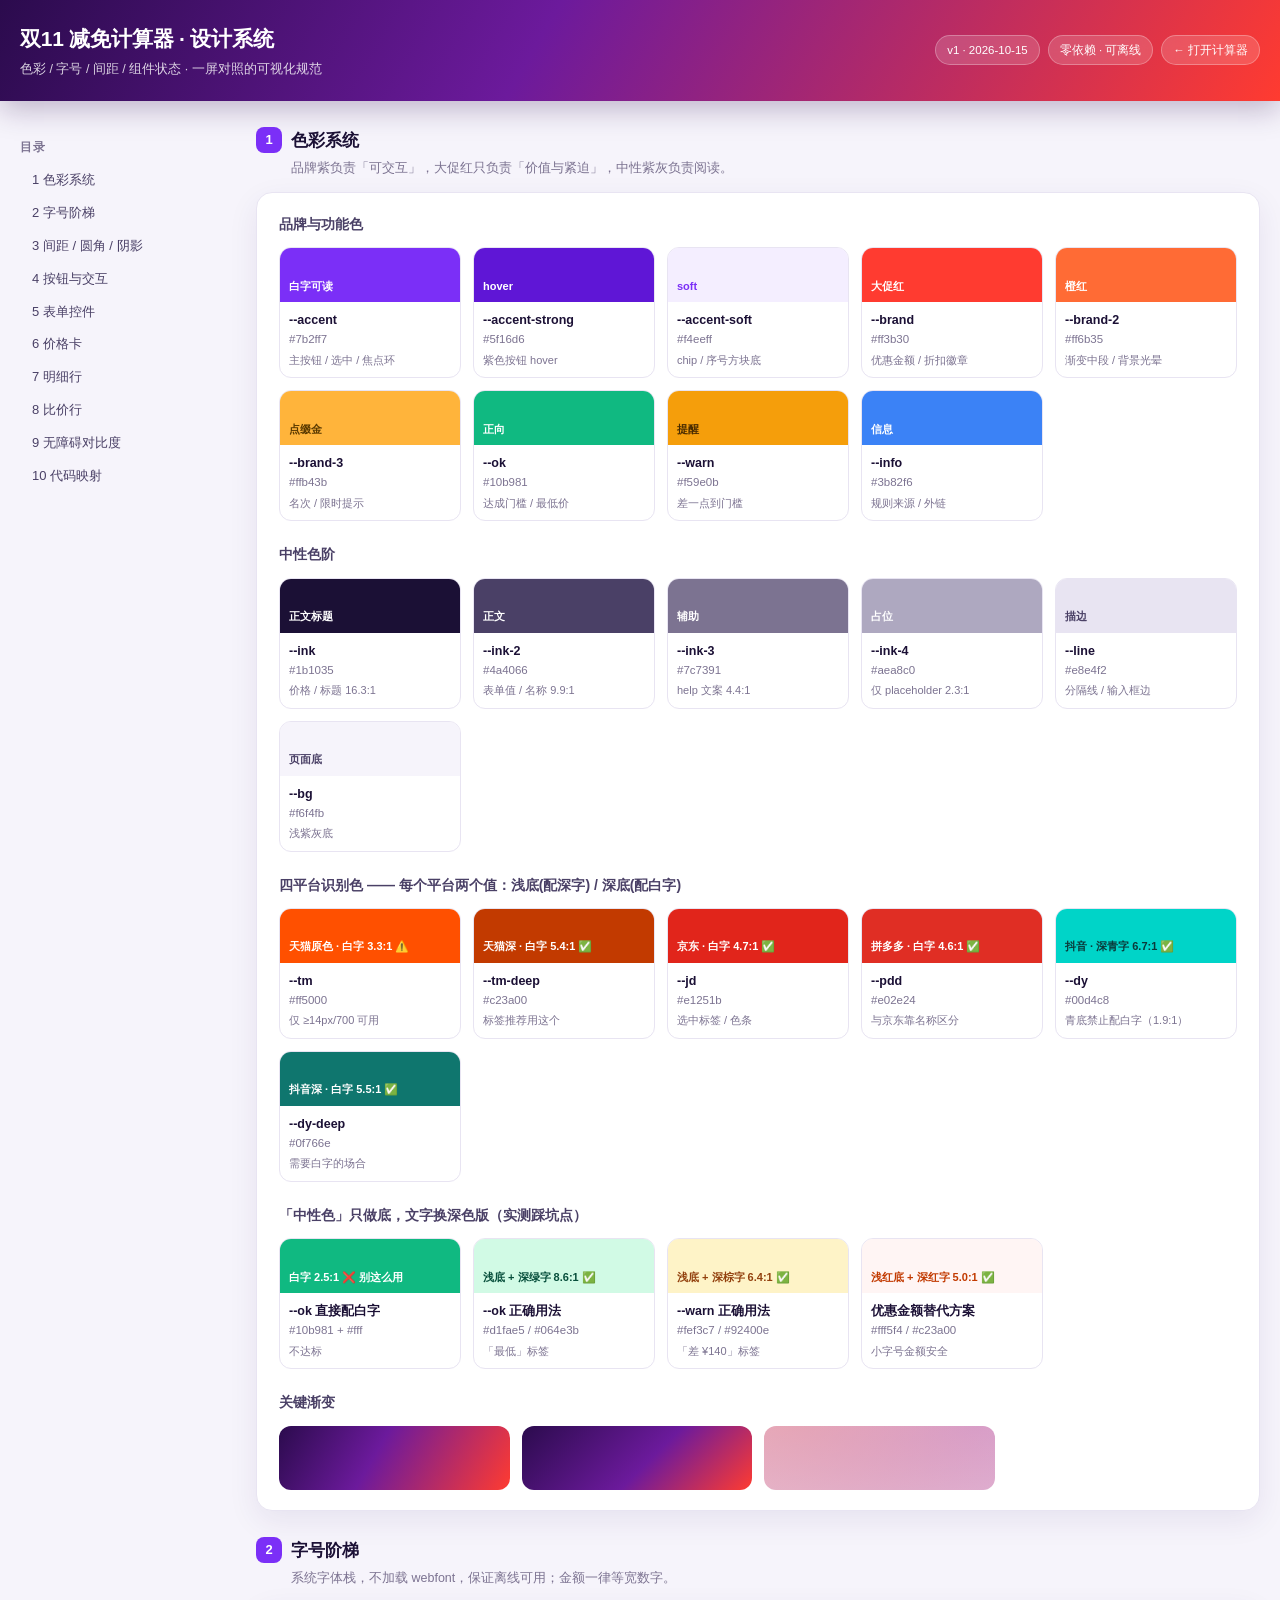
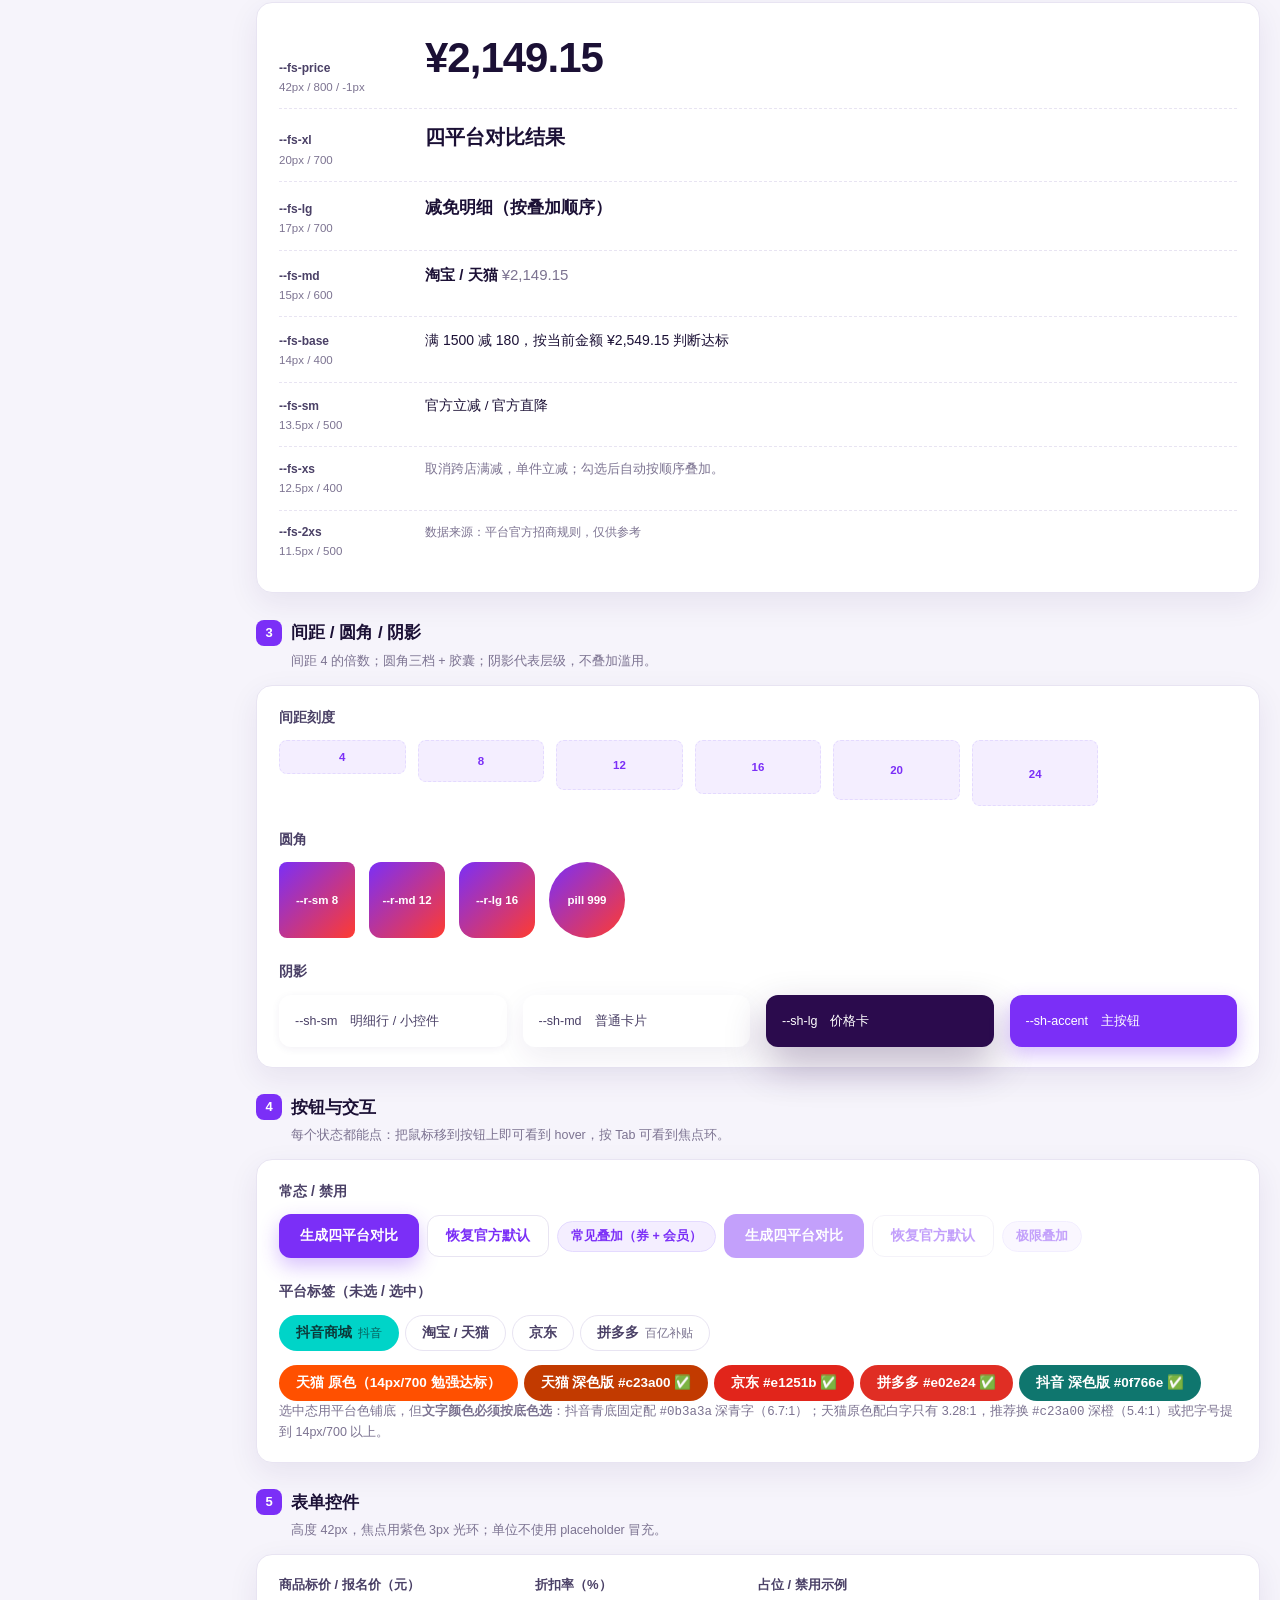
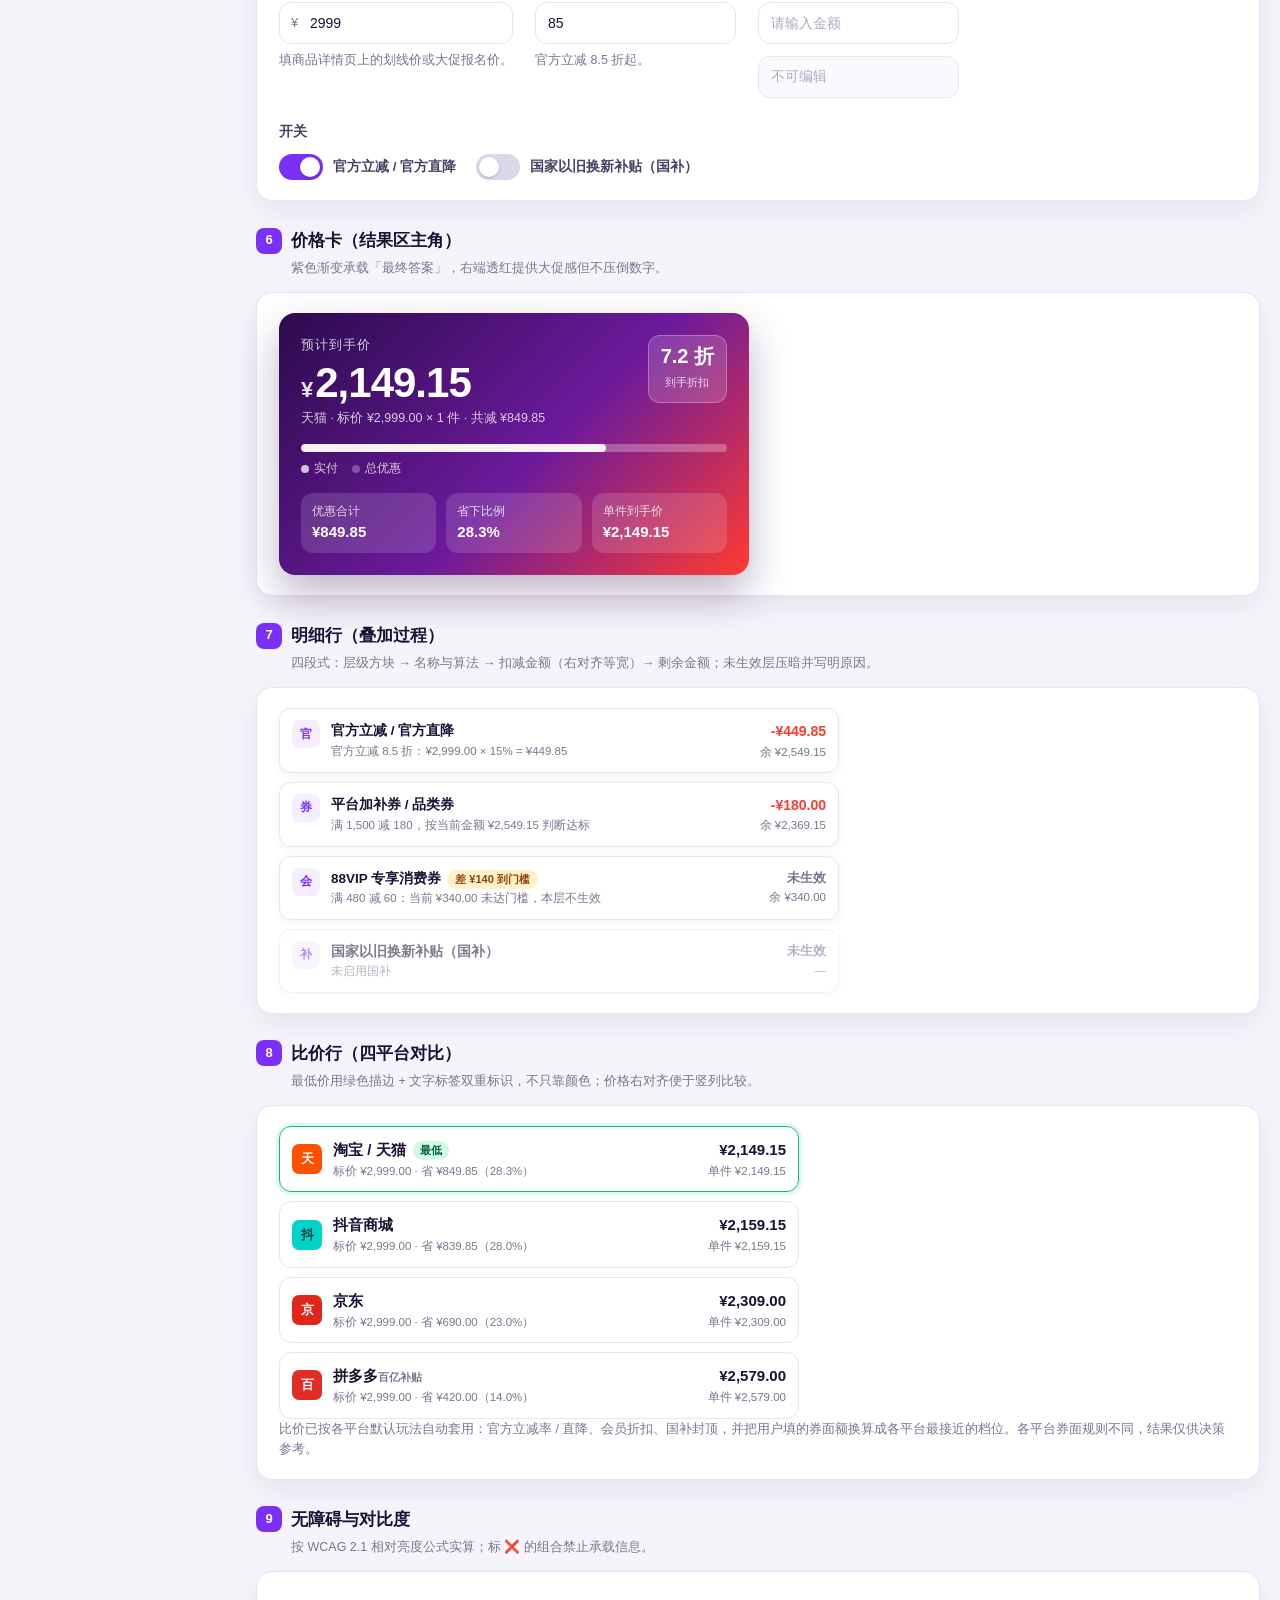
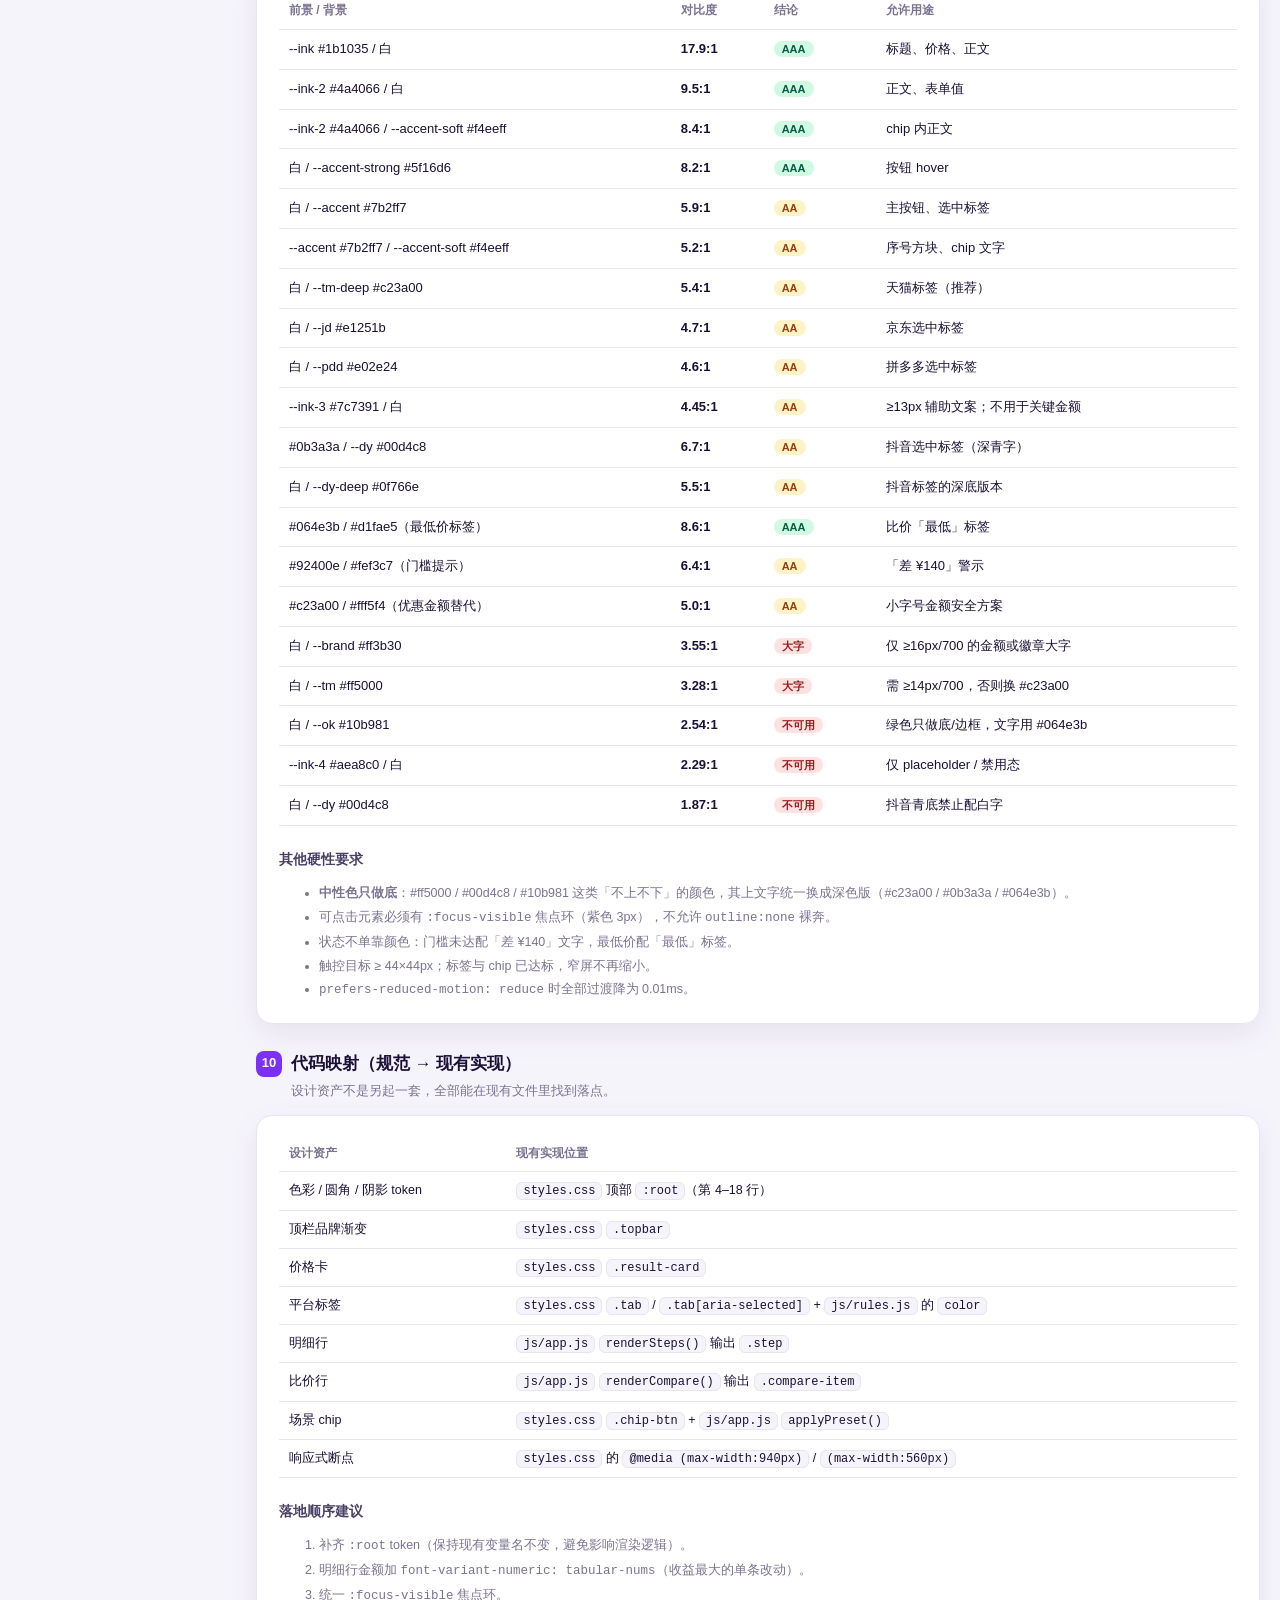
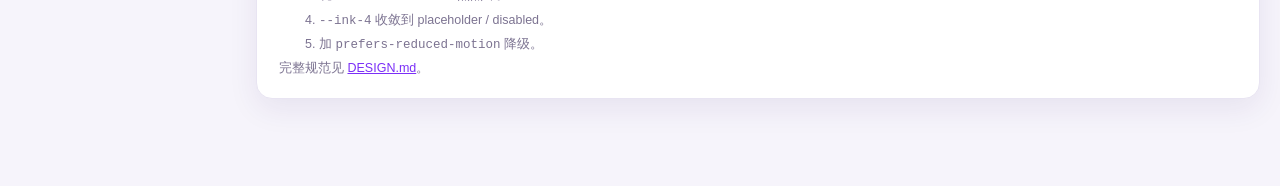
<file: design/design-system.html>
<!DOCTYPE html>
<html lang="zh-CN">
<head>
<meta charset="UTF-8">
<meta name="viewport" content="width=device-width, initial-scale=1">
<title>设计系统 · 双11 减免计算器</title>
<style>
:root {
  --ink: #1b1035; --ink-2: #4a4066; --ink-3: #7c7391; --ink-4: #aea8c0;
  --line: #e8e4f2; --bg: #f6f4fb; --card: #ffffff;
  --brand: #ff3b30; --brand-2: #ff6b35; --brand-3: #ffb43b;
  --accent: #7b2ff7; --accent-strong: #5f16d6; --accent-soft: #f4eeff; --accent-line: #e4daff;
  --ok: #10b981; --warn: #f59e0b; --info: #3b82f6;
  --tm: #ff5000; --tm-deep: #c23a00;
  --jd: #e1251b; --jd-deep: #c8161d;
  --pdd: #e02e24; --pdd-deep: #c01f18;
  --dy: #00d4c8; --dy-ink: #0b3a3a; --dy-deep: #0f766e;
  --ok-ink: #064e3b; --warn-ink: #92400e; --brand-ink: #c23a00;
  --sh-sm: 0 2px 8px rgba(49,24,96,.06);
  --sh-md: 0 10px 30px rgba(49,24,96,.08);
  --sh-lg: 0 18px 40px rgba(43,11,77,.30);
  --sh-accent: 0 8px 20px rgba(123,47,247,.30);
  --r-sm: 8px; --r-md: 12px; --r-lg: 16px; --r-pill: 999px;
}
* { box-sizing: border-box; }
html, body { max-width: 100%; overflow-x: hidden; }
body {
  margin: 0; color: var(--ink); background: var(--bg); line-height: 1.6;
  font-family: -apple-system, BlinkMacSystemFont, "PingFang SC", "Microsoft YaHei", "Hiragino Sans GB", "Segoe UI", Roboto, sans-serif;
  -webkit-font-smoothing: antialiased;
}
.shell { display: grid; grid-template-columns: 210px minmax(0, 1fr); gap: 26px; width: min(1240px, 100% - 40px); margin-inline: auto; padding: 26px 0 70px; }
.shell > main { min-width: 0; }

/* 顶栏 */
.head {
  background: linear-gradient(120deg, #2b0b4d 0%, #6c1a9c 42%, #ff3b30 100%);
  color: #fff; padding: 22px 0; box-shadow: 0 8px 28px rgba(43,11,77,.28);
}
.head-in { width: min(1240px, 100% - 40px); margin-inline: auto; display: flex; align-items: center; justify-content: space-between; gap: 18px; flex-wrap: wrap; }
.head h1 { margin: 0; font-size: 21px; letter-spacing: -.2px; }
.head p { margin: 3px 0 0; font-size: 12.5px; opacity: .82; }
.head-tags { display: flex; gap: 8px; flex-wrap: wrap; }
.head-tag { font-size: 11.5px; padding: 5px 11px; border-radius: var(--r-pill); background: rgba(255,255,255,.16); border: 1px solid rgba(255,255,255,.28); backdrop-filter: blur(6px); }

/* 侧栏目录 */
.toc { position: sticky; top: 20px; align-self: start; font-size: 13px; }
.toc-t { font-size: 11.5px; letter-spacing: 1.2px; color: var(--ink-3); font-weight: 700; margin-bottom: 8px; }
.toc a { display: block; padding: 6px 10px; border-radius: var(--r-sm); color: var(--ink-2); text-decoration: none; border-left: 2px solid transparent; }
.toc a:hover { background: #fff; color: var(--accent); border-left-color: var(--accent); }

/* 区块 */
.sec { margin-bottom: 26px; scroll-margin-top: 18px; }
.sec > h2 { font-size: 17px; margin: 0 0 4px; display: flex; align-items: center; gap: 9px; }
.sec > h2 .num { width: 26px; height: 26px; flex: 0 0 auto; border-radius: 8px; background: var(--accent); color: #fff; font-size: 13px; display: grid; place-items: center; }
.sec > .sub { margin: 0 0 14px 35px; font-size: 12.5px; color: var(--ink-3); }
.card { background: var(--card); border: 1px solid var(--line); border-radius: var(--r-lg); padding: 20px 22px; box-shadow: var(--sh-md); }
.card + .card { margin-top: 14px; }
.card h3 { font-size: 14px; margin: 0 0 12px; color: var(--ink-2); }
.card h3:not(:first-child) { margin-top: 22px; }

/* 色板 */
.sw-grid { display: grid; grid-template-columns: repeat(auto-fill, minmax(158px, 1fr)); gap: 12px; }
.sw { border: 1px solid var(--line); border-radius: var(--r-md); overflow: hidden; background: #fff; }
.sw-chip { height: 54px; display: flex; align-items: flex-end; padding: 7px 9px; font-size: 11px; font-weight: 700; }
.sw-meta { padding: 8px 9px; }
.sw-name { font-size: 12.5px; font-weight: 600; }
.sw-hex { font-size: 11.5px; color: var(--ink-3); font-variant-numeric: tabular-nums; }
.sw-use { font-size: 11px; color: var(--ink-3); margin-top: 3px; }

/* 字号标本 */
.type-row { display: grid; grid-template-columns: 132px minmax(0, 1fr); gap: 14px; align-items: baseline; padding: 12px 0; border-bottom: 1px dashed var(--line); }
.type-row:last-child { border-bottom: 0; }
.type-k { font-size: 11.5px; color: var(--ink-3); font-variant-numeric: tabular-nums; }
.type-k b { display: block; color: var(--ink-2); font-size: 12px; }

/* 通用行 */
.rowline { display: flex; gap: 12px; flex-wrap: wrap; align-items: center; }
.gap8 { gap: 8px; }
.mt14 { margin-top: 14px; }
.mono { font-variant-numeric: tabular-nums; }

/* 按钮 */
.btn-primary, .btn-ghost, .chip-btn { font-family: inherit; cursor: pointer; transition: .18s; border-radius: var(--r-md); }
.btn-primary { background: var(--accent); color: #fff; border: 1px solid transparent; padding: 12px 20px; font-size: 14px; font-weight: 700; box-shadow: var(--sh-accent); }
.btn-primary:hover { background: var(--accent-strong); transform: translateY(-1px); }
.btn-primary:active { transform: none; box-shadow: 0 4px 12px rgba(123,47,247,.26); }
.btn-ghost { background: #fff; color: var(--accent); border: 1px solid var(--line); padding: 11px 18px; font-size: 13.5px; font-weight: 600; }
.btn-ghost:hover { border-color: var(--accent-line); background: var(--accent-soft); }
.chip-btn { background: var(--accent-soft); color: var(--accent); border: 1px solid var(--accent-line); border-radius: var(--r-pill); padding: 6px 13px; font-size: 12.5px; font-weight: 600; }
.chip-btn:hover { background: var(--accent); color: #fff; border-color: var(--accent); }
.btn-primary[disabled], .btn-ghost[disabled], .chip-btn[disabled] { opacity: .45; cursor: not-allowed; transform: none; box-shadow: none; }
button:focus-visible, a:focus-visible, input:focus-visible, select:focus-visible, summary:focus-visible {
  outline: none; box-shadow: 0 0 0 3px rgba(123,47,247,.28); border-color: var(--accent);
}

/* 平台标签 */
.tabs { display: flex; gap: 6px; flex-wrap: wrap; }
.tab { border: 1px solid var(--line); background: #fff; color: var(--ink-2); padding: 8px 16px; border-radius: var(--r-pill); font-size: 13.5px; font-weight: 600; font-family: inherit; cursor: pointer; transition: .18s; }
.tab .tag { font-weight: 400; opacity: .75; font-size: 11.5px; margin-left: 6px; }
.tab.on-tm { background: var(--tm); border-color: transparent; color: #fff; }
.tab.on-tm2 { background: var(--tm-deep); border-color: transparent; color: #fff; }
.tab.on-jd { background: var(--jd); border-color: transparent; color: #fff; }
.tab.on-pdd { background: var(--pdd); border-color: transparent; color: #fff; }
.tab.on-dy { background: var(--dy); border-color: transparent; color: var(--dy-ink); }
.tab.on-dy2 { background: var(--dy-deep); border-color: transparent; color: #fff; }

/* 表单 */
.field { display: grid; gap: 6px; max-width: 340px; }
.field > label { font-size: 13px; font-weight: 600; color: var(--ink-2); }
.inp-wrap { position: relative; }
.inp-wrap .unit { position: absolute; left: 12px; top: 50%; transform: translateY(-50%); color: var(--ink-3); font-size: 13px; }
.inp { width: 100%; height: 42px; padding: 0 12px; border: 1px solid var(--line); border-radius: var(--r-md); font-size: 14px; font-family: inherit; color: var(--ink); background: #fff; font-variant-numeric: tabular-nums; }
.inp.with-unit { padding-left: 30px; }
.inp::placeholder { color: var(--ink-4); }
.help { font-size: 12.5px; color: var(--ink-3); margin: 0; }
.switch { display: inline-flex; align-items: center; gap: 10px; cursor: pointer; font-size: 13.5px; font-weight: 600; color: var(--ink-2); }
.switch input { appearance: none; width: 44px; height: 26px; border-radius: var(--r-pill); background: #ddd7ea; position: relative; cursor: pointer; transition: .18s; margin: 0; }
.switch input::after { content: ''; position: absolute; top: 3px; left: 3px; width: 20px; height: 20px; border-radius: 50%; background: #fff; box-shadow: 0 1px 3px rgba(0,0,0,.2); transition: .18s; }
.switch input:checked { background: var(--accent); }
.switch input:checked::after { left: 21px; }

/* 价格卡 */
.result-card { background: linear-gradient(135deg, #2b0b4d, #6c1a9c 55%, #ff3b30); color: #fff; border-radius: var(--r-lg); padding: 22px; box-shadow: var(--sh-lg); max-width: 470px; }
.rc-head { display: flex; justify-content: space-between; align-items: flex-start; gap: 14px; }
.rc-label { margin: 0; font-size: 13px; opacity: .78; letter-spacing: 1px; }
.rc-price { margin: 4px 0 2px; font-size: 42px; font-weight: 800; line-height: 1.1; letter-spacing: -1px; font-variant-numeric: tabular-nums; }
.rc-price .cur { font-size: 22px; margin-right: 3px; opacity: .9; }
.rc-sub { margin: 0; font-size: 12.5px; opacity: .78; }
.rc-badge { flex: 0 0 auto; text-align: center; background: rgba(255,255,255,.16); border: 1px solid rgba(255,255,255,.28); border-radius: var(--r-md); padding: 8px 12px; backdrop-filter: blur(6px); }
.rc-badge b { display: block; font-size: 20px; font-weight: 800; line-height: 1.2; font-variant-numeric: tabular-nums; }
.rc-badge small { font-size: 11px; opacity: .82; }
.bar { height: 8px; border-radius: var(--r-pill); background: rgba(255,255,255,.28); overflow: hidden; margin: 16px 0 7px; }
.bar-seg { height: 100%; background: rgba(255,255,255,.92); border-radius: var(--r-pill); width: 71.7%; transition: width .3s ease-out; }
.legend { font-size: 11.5px; opacity: .8; margin: 0; display: flex; gap: 14px; }
.dot { display: inline-block; width: 8px; height: 8px; border-radius: 50%; margin-right: 5px; vertical-align: middle; }
.dot-pay { background: rgba(255,255,255,.92); }
.dot-cut { background: rgba(255,255,255,.34); }
.stats { display: grid; grid-template-columns: repeat(3, 1fr); gap: 10px; margin-top: 15px; }
.stat { background: rgba(255,255,255,.14); border-radius: var(--r-md); padding: 9px 11px; }
.stat-k { display: block; font-size: 11.5px; opacity: .8; }
.stat-v { display: block; font-size: 15px; font-weight: 700; font-variant-numeric: tabular-nums; }

/* 明细行 */
.steps { display: grid; gap: 9px; max-width: 560px; }
.step { display: grid; grid-template-columns: 28px minmax(0,1fr) auto; gap: 11px; align-items: start; padding: 11px 12px; border: 1px solid var(--line); border-radius: var(--r-md); box-shadow: var(--sh-sm); }
.step.off { opacity: .55; }
.step-k { width: 28px; height: 28px; border-radius: 8px; background: var(--accent-soft); color: var(--accent); font-size: 12px; font-weight: 700; display: grid; place-items: center; }
.step-name { font-size: 13.5px; font-weight: 600; }
.step-why { font-size: 11.5px; color: var(--ink-3); }
.step-amt { font-size: 14px; font-weight: 700; text-align: right; font-variant-numeric: tabular-nums; white-space: nowrap; }
.amt-cut { color: var(--brand); }
.amt-none { color: var(--ink-3); font-weight: 600; font-size: 12.5px; }
.step-left { font-size: 11.5px; color: var(--ink-3); text-align: right; font-variant-numeric: tabular-nums; }
.pill-warn { display: inline-block; font-size: 11px; color: #92400e; background: #fef3c7; border-radius: var(--r-pill); padding: 1px 8px; margin-left: 6px; }

/* 比价 */
.cmp { display: grid; gap: 9px; max-width: 520px; }
.cmp-item { display: grid; grid-template-columns: 30px minmax(0,1fr) auto; gap: 11px; align-items: center; padding: 11px 12px; border: 1px solid var(--line); border-radius: var(--r-md); }
.cmp-item.best { border-color: var(--ok); box-shadow: 0 0 0 3px rgba(16,185,129,.12); }
.cmp-badge { width: 30px; height: 30px; border-radius: 7px; color: #fff; font-size: 12.5px; font-weight: 700; display: grid; place-items: center; }
.cmp-name { font-size: 15px; font-weight: 600; }
.cmp-mini { font-size: 11.5px; color: var(--ink-3); font-variant-numeric: tabular-nums; }
.cmp-price { font-size: 15px; font-weight: 700; text-align: right; font-variant-numeric: tabular-nums; }
.tag-best { display: inline-block; font-size: 10.5px; font-weight: 700; color: #065f46; background: #d1fae5; border-radius: var(--r-pill); padding: 1px 7px; margin-left: 7px; vertical-align: 1px; }

/* 间距 / 圆角 / 阴影示例 */
.demogrid { display: grid; grid-template-columns: repeat(auto-fill, minmax(120px, 1fr)); gap: 12px; }
.demo-box { border: 1px dashed var(--accent-line); background: var(--accent-soft); border-radius: var(--r-sm); display: grid; place-items: center; font-size: 11.5px; color: var(--accent); font-weight: 600; }
.radii { display: flex; gap: 14px; flex-wrap: wrap; }
.radius-demo { width: 76px; height: 76px; background: linear-gradient(135deg, var(--accent), var(--brand)); color: #fff; font-size: 11.5px; display: grid; place-items: center; font-weight: 700; }
.shadows { display: grid; grid-template-columns: repeat(auto-fill, minmax(190px, 1fr)); gap: 16px; }
.shadow-demo { background: #fff; border-radius: var(--r-md); padding: 16px; font-size: 12.5px; color: var(--ink-2); }

/* 对比度表 */
.table-scroll { width: 100%; overflow-x: auto; -webkit-overflow-scrolling: touch; }
table.contrast { width: 100%; min-width: 520px; border-collapse: collapse; font-size: 13px; }
table.contrast th, table.contrast td { text-align: left; padding: 9px 10px; border-bottom: 1px solid var(--line); }
table.contrast th { font-size: 12px; color: var(--ink-3); font-weight: 600; }
table.contrast td.n { font-variant-numeric: tabular-nums; font-weight: 700; }
.badge-aa { font-size: 11px; font-weight: 700; border-radius: var(--r-pill); padding: 2px 8px; }
.badge-aa.a3 { background: #d1fae5; color: #065f46; }
.badge-aa.a2 { background: #fef3c7; color: #92400e; }
.badge-aa.no { background: #fee2e2; color: #991b1b; }

/* 映射表 */
.map { width: 100%; min-width: 460px; border-collapse: collapse; font-size: 12.5px; }
.map th, .map td { text-align: left; padding: 8px 10px; border-bottom: 1px solid var(--line); vertical-align: top; }
.map th { color: var(--ink-3); font-weight: 600; font-size: 12px; }
.map code { font-size: 12px; background: var(--bg); border: 1px solid var(--line); border-radius: 6px; padding: 1px 6px; }

@media (max-width: 900px) {
  .shell { grid-template-columns: 1fr; }
  .toc { position: static; }
  .toc a { display: inline-block; }
}
@media (prefers-reduced-motion: reduce) {
  * { transition-duration: .01ms !important; animation-duration: .01ms !important; }
}
</style>
</head>
<body>

<header class="head">
  <div class="head-in">
    <div>
      <h1>双11 减免计算器 · 设计系统</h1>
      <p>色彩 / 字号 / 间距 / 组件状态 · 一屏对照的可视化规范</p>
    </div>
    <div class="head-tags">
      <span class="head-tag">v1 · 2026-10-15</span>
      <span class="head-tag">零依赖 · 可离线</span>
      <span class="head-tag"><a href="../index.html" style="color:#fff;text-decoration:none">← 打开计算器</a></span>
    </div>
  </div>
</header>

<div class="shell">

  <nav class="toc">
    <p class="toc-t">目录</p>
    <a href="#s1">1 色彩系统</a>
    <a href="#s2">2 字号阶梯</a>
    <a href="#s3">3 间距 / 圆角 / 阴影</a>
    <a href="#s4">4 按钮与交互</a>
    <a href="#s5">5 表单控件</a>
    <a href="#s6">6 价格卡</a>
    <a href="#s7">7 明细行</a>
    <a href="#s8">8 比价行</a>
    <a href="#s9">9 无障碍对比度</a>
    <a href="#s10">10 代码映射</a>
  </nav>

  <main>

    <!-- 1 色彩 -->
    <section class="sec" id="s1">
      <h2><span class="num">1</span>色彩系统</h2>
      <p class="sub">品牌紫负责「可交互」，大促红只负责「价值与紧迫」，中性紫灰负责阅读。</p>

      <div class="card">
        <h3>品牌与功能色</h3>
        <div class="sw-grid">
          <div class="sw"><div class="sw-chip" style="background:#7b2ff7;color:#fff">白字可读</div><div class="sw-meta"><div class="sw-name">--accent</div><div class="sw-hex">#7b2ff7</div><div class="sw-use">主按钮 / 选中 / 焦点环</div></div></div>
          <div class="sw"><div class="sw-chip" style="background:#5f16d6;color:#fff">hover</div><div class="sw-meta"><div class="sw-name">--accent-strong</div><div class="sw-hex">#5f16d6</div><div class="sw-use">紫色按钮 hover</div></div></div>
          <div class="sw"><div class="sw-chip" style="background:#f4eeff;color:#7b2ff7">soft</div><div class="sw-meta"><div class="sw-name">--accent-soft</div><div class="sw-hex">#f4eeff</div><div class="sw-use">chip / 序号方块底</div></div></div>
          <div class="sw"><div class="sw-chip" style="background:#ff3b30;color:#fff">大促红</div><div class="sw-meta"><div class="sw-name">--brand</div><div class="sw-hex">#ff3b30</div><div class="sw-use">优惠金额 / 折扣徽章</div></div></div>
          <div class="sw"><div class="sw-chip" style="background:#ff6b35;color:#fff">橙红</div><div class="sw-meta"><div class="sw-name">--brand-2</div><div class="sw-hex">#ff6b35</div><div class="sw-use">渐变中段 / 背景光晕</div></div></div>
          <div class="sw"><div class="sw-chip" style="background:#ffb43b;color:#5b3a00">点缀金</div><div class="sw-meta"><div class="sw-name">--brand-3</div><div class="sw-hex">#ffb43b</div><div class="sw-use">名次 / 限时提示</div></div></div>
          <div class="sw"><div class="sw-chip" style="background:#10b981;color:#fff">正向</div><div class="sw-meta"><div class="sw-name">--ok</div><div class="sw-hex">#10b981</div><div class="sw-use">达成门槛 / 最低价</div></div></div>
          <div class="sw"><div class="sw-chip" style="background:#f59e0b;color:#4a2c00">提醒</div><div class="sw-meta"><div class="sw-name">--warn</div><div class="sw-hex">#f59e0b</div><div class="sw-use">差一点到门槛</div></div></div>
          <div class="sw"><div class="sw-chip" style="background:#3b82f6;color:#fff">信息</div><div class="sw-meta"><div class="sw-name">--info</div><div class="sw-hex">#3b82f6</div><div class="sw-use">规则来源 / 外链</div></div></div>
        </div>

        <h3>中性色阶</h3>
        <div class="sw-grid">
          <div class="sw"><div class="sw-chip" style="background:#1b1035;color:#fff">正文标题</div><div class="sw-meta"><div class="sw-name">--ink</div><div class="sw-hex">#1b1035</div><div class="sw-use">价格 / 标题 16.3:1</div></div></div>
          <div class="sw"><div class="sw-chip" style="background:#4a4066;color:#fff">正文</div><div class="sw-meta"><div class="sw-name">--ink-2</div><div class="sw-hex">#4a4066</div><div class="sw-use">表单值 / 名称 9.9:1</div></div></div>
          <div class="sw"><div class="sw-chip" style="background:#7c7391;color:#fff">辅助</div><div class="sw-meta"><div class="sw-name">--ink-3</div><div class="sw-hex">#7c7391</div><div class="sw-use">help 文案 4.4:1</div></div></div>
          <div class="sw"><div class="sw-chip" style="background:#aea8c0;color:#fff">占位</div><div class="sw-meta"><div class="sw-name">--ink-4</div><div class="sw-hex">#aea8c0</div><div class="sw-use">仅 placeholder 2.3:1</div></div></div>
          <div class="sw"><div class="sw-chip" style="background:#e8e4f2;color:#4a4066">描边</div><div class="sw-meta"><div class="sw-name">--line</div><div class="sw-hex">#e8e4f2</div><div class="sw-use">分隔线 / 输入框边</div></div></div>
          <div class="sw"><div class="sw-chip" style="background:#f6f4fb;color:#4a4066">页面底</div><div class="sw-meta"><div class="sw-name">--bg</div><div class="sw-hex">#f6f4fb</div><div class="sw-use">浅紫灰底</div></div></div>
        </div>

        <h3>四平台识别色 —— 每个平台两个值：浅底(配深字) / 深底(配白字)</h3>
        <div class="sw-grid">
          <div class="sw"><div class="sw-chip" style="background:#ff5000;color:#fff">天猫原色 · 白字 3.3:1 ⚠️</div><div class="sw-meta"><div class="sw-name">--tm</div><div class="sw-hex">#ff5000</div><div class="sw-use">仅 ≥14px/700 可用</div></div></div>
          <div class="sw"><div class="sw-chip" style="background:#c23a00;color:#fff">天猫深 · 白字 5.4:1 ✅</div><div class="sw-meta"><div class="sw-name">--tm-deep</div><div class="sw-hex">#c23a00</div><div class="sw-use">标签推荐用这个</div></div></div>
          <div class="sw"><div class="sw-chip" style="background:#e1251b;color:#fff">京东 · 白字 4.7:1 ✅</div><div class="sw-meta"><div class="sw-name">--jd</div><div class="sw-hex">#e1251b</div><div class="sw-use">选中标签 / 色条</div></div></div>
          <div class="sw"><div class="sw-chip" style="background:#e02e24;color:#fff">拼多多 · 白字 4.6:1 ✅</div><div class="sw-meta"><div class="sw-name">--pdd</div><div class="sw-hex">#e02e24</div><div class="sw-use">与京东靠名称区分</div></div></div>
          <div class="sw"><div class="sw-chip" style="background:#00d4c8;color:#0b3a3a">抖音 · 深青字 6.7:1 ✅</div><div class="sw-meta"><div class="sw-name">--dy</div><div class="sw-hex">#00d4c8</div><div class="sw-use">青底禁止配白字（1.9:1）</div></div></div>
          <div class="sw"><div class="sw-chip" style="background:#0f766e;color:#fff">抖音深 · 白字 5.5:1 ✅</div><div class="sw-meta"><div class="sw-name">--dy-deep</div><div class="sw-hex">#0f766e</div><div class="sw-use">需要白字的场合</div></div></div>
        </div>

        <h3>「中性色」只做底，文字换深色版（实测踩坑点）</h3>
        <div class="sw-grid">
          <div class="sw"><div class="sw-chip" style="background:#10b981;color:#fff">白字 2.5:1 ❌ 别这么用</div><div class="sw-meta"><div class="sw-name">--ok 直接配白字</div><div class="sw-hex">#10b981 + #fff</div><div class="sw-use">不达标</div></div></div>
          <div class="sw"><div class="sw-chip" style="background:#d1fae5;color:#064e3b">浅底 + 深绿字 8.6:1 ✅</div><div class="sw-meta"><div class="sw-name">--ok 正确用法</div><div class="sw-hex">#d1fae5 / #064e3b</div><div class="sw-use">「最低」标签</div></div></div>
          <div class="sw"><div class="sw-chip" style="background:#fef3c7;color:#92400e">浅底 + 深棕字 6.4:1 ✅</div><div class="sw-meta"><div class="sw-name">--warn 正确用法</div><div class="sw-hex">#fef3c7 / #92400e</div><div class="sw-use">「差 ¥140」标签</div></div></div>
          <div class="sw"><div class="sw-chip" style="background:#fff5f4;color:#c23a00">浅红底 + 深红字 5.0:1 ✅</div><div class="sw-meta"><div class="sw-name">优惠金额替代方案</div><div class="sw-hex">#fff5f4 / #c23a00</div><div class="sw-use">小字号金额安全</div></div></div>
        </div>

        <h3>关键渐变</h3>
        <div class="demogrid" style="grid-template-columns:repeat(auto-fill,minmax(200px,1fr))">
          <div style="height:64px;border-radius:var(--r-md);background:linear-gradient(120deg,#2b0b4d 0%,#6c1a9c 42%,#ff3b30 100%)"></div>
          <div style="height:64px;border-radius:var(--r-md);background:linear-gradient(135deg,#2b0b4d,#6c1a9c 55%,#ff3b30)"></div>
          <div style="height:64px;border-radius:var(--r-md);background:radial-gradient(1200px 500px at 12% -10%,rgba(255,107,53,.35),transparent 60%),radial-gradient(1000px 460px at 92% 0%,rgba(123,47,247,.35),transparent 62%),#f6f4fb"></div>
        </div>
      </div>
    </section>

    <!-- 2 字号 -->
    <section class="sec" id="s2">
      <h2><span class="num">2</span>字号阶梯</h2>
      <p class="sub">系统字体栈，不加载 webfont，保证离线可用；金额一律等宽数字。</p>
      <div class="card">
        <div class="type-row"><div class="type-k"><b>--fs-price</b>42px / 800 / -1px</div><div style="font-size:42px;font-weight:800;line-height:1.1;letter-spacing:-1px" class="mono">¥2,149.15</div></div>
        <div class="type-row"><div class="type-k"><b>--fs-xl</b>20px / 700</div><div style="font-size:20px;font-weight:700">四平台对比结果</div></div>
        <div class="type-row"><div class="type-k"><b>--fs-lg</b>17px / 700</div><div style="font-size:17px;font-weight:700">减免明细（按叠加顺序）</div></div>
        <div class="type-row"><div class="type-k"><b>--fs-md</b>15px / 600</div><div style="font-size:15px;font-weight:600">淘宝 / 天猫 <span style="color:var(--ink-3);font-weight:400">¥2,149.15</span></div></div>
        <div class="type-row"><div class="type-k"><b>--fs-base</b>14px / 400</div><div style="font-size:14px">满 1500 减 180，按当前金额 ¥2,549.15 判断达标</div></div>
        <div class="type-row"><div class="type-k"><b>--fs-sm</b>13.5px / 500</div><div style="font-size:13.5px;font-weight:500">官方立减 / 官方直降</div></div>
        <div class="type-row"><div class="type-k"><b>--fs-xs</b>12.5px / 400</div><div style="font-size:12.5px;color:var(--ink-3)">取消跨店满减，单件立减；勾选后自动按顺序叠加。</div></div>
        <div class="type-row"><div class="type-k"><b>--fs-2xs</b>11.5px / 500</div><div style="font-size:11.5px;color:var(--ink-3)">数据来源：平台官方招商规则，仅供参考</div></div>
      </div>
    </section>

    <!-- 3 间距圆角阴影 -->
    <section class="sec" id="s3">
      <h2><span class="num">3</span>间距 / 圆角 / 阴影</h2>
      <p class="sub">间距 4 的倍数；圆角三档 + 胶囊；阴影代表层级，不叠加滥用。</p>
      <div class="card">
        <h3>间距刻度</h3>
        <div class="demogrid">
          <div class="demo-box" style="height:34px;padding:6px">4</div>
          <div class="demo-box" style="height:42px;padding:8px">8</div>
          <div class="demo-box" style="height:50px;padding:12px">12</div>
          <div class="demo-box" style="height:54px;padding:16px">16</div>
          <div class="demo-box" style="height:60px;padding:20px">20</div>
          <div class="demo-box" style="height:66px;padding:24px">24</div>
        </div>

        <h3>圆角</h3>
        <div class="radii">
          <div class="radius-demo" style="border-radius:8px">--r-sm 8</div>
          <div class="radius-demo" style="border-radius:12px">--r-md 12</div>
          <div class="radius-demo" style="border-radius:16px">--r-lg 16</div>
          <div class="radius-demo" style="border-radius:999px">pill 999</div>
        </div>

        <h3>阴影</h3>
        <div class="shadows">
          <div class="shadow-demo" style="box-shadow:var(--sh-sm)">--sh-sm　明细行 / 小控件</div>
          <div class="shadow-demo" style="box-shadow:var(--sh-md)">--sh-md　普通卡片</div>
          <div class="shadow-demo" style="box-shadow:var(--sh-lg);background:#2b0b4d;color:#fff">--sh-lg　价格卡</div>
          <div class="shadow-demo" style="box-shadow:var(--sh-accent);background:var(--accent);color:#fff">--sh-accent　主按钮</div>
        </div>
      </div>
    </section>

    <!-- 4 按钮 -->
    <section class="sec" id="s4">
      <h2><span class="num">4</span>按钮与交互</h2>
      <p class="sub">每个状态都能点：把鼠标移到按钮上即可看到 hover，按 Tab 可看到焦点环。</p>
      <div class="card">
        <h3>常态 / 禁用</h3>
        <div class="rowline gap8">
          <button class="btn-primary">生成四平台对比</button>
          <button class="btn-ghost">恢复官方默认</button>
          <button class="chip-btn">常见叠加（券 + 会员）</button>
          <button class="btn-primary" disabled>生成四平台对比</button>
          <button class="btn-ghost" disabled>恢复官方默认</button>
          <button class="chip-btn" disabled>极限叠加</button>
        </div>

        <h3>平台标签（未选 / 选中）</h3>
        <div class="tabs">
          <button class="tab on-dy">抖音商城<span class="tag">抖音</span></button>
          <button class="tab">淘宝 / 天猫</button>
          <button class="tab">京东</button>
          <button class="tab">拼多多<span class="tag">百亿补贴</span></button>
        </div>
        <div class="tabs mt14">
          <button class="tab on-tm">天猫 原色（14px/700 勉强达标）</button>
          <button class="tab on-tm2">天猫 深色版 #c23a00 ✅</button>
          <button class="tab on-jd">京东 #e1251b ✅</button>
          <button class="tab on-pdd">拼多多 #e02e24 ✅</button>
          <button class="tab on-dy2">抖音 深色版 #0f766e ✅</button>
        </div>
        <p class="help mt14">选中态用平台色铺底，但<b>文字颜色必须按底色选</b>：抖音青底固定配 <code>#0b3a3a</code> 深青字（6.7:1）；天猫原色配白字只有 3.28:1，推荐换 <code>#c23a00</code> 深橙（5.4:1）或把字号提到 14px/700 以上。</p>
      </div>
    </section>

    <!-- 5 表单 -->
    <section class="sec" id="s5">
      <h2><span class="num">5</span>表单控件</h2>
      <p class="sub">高度 42px，焦点用紫色 3px 光环；单位不使用 placeholder 冒充。</p>
      <div class="card">
        <div class="rowline" style="align-items:flex-start;gap:22px">
          <div class="field">
            <label for="d1">商品标价 / 报名价（元）</label>
            <div class="inp-wrap"><span class="unit">¥</span><input class="inp with-unit mono" id="d1" value="2999" inputmode="decimal"></div>
            <p class="help">填商品详情页上的划线价或大促报名价。</p>
          </div>
          <div class="field">
            <label for="d2">折扣率（%）</label>
            <input class="inp mono" id="d2" value="85" inputmode="decimal">
            <p class="help">官方立减 8.5 折起。</p>
          </div>
          <div class="field">
            <label for="d3">占位 / 禁用示例</label>
            <input class="inp" id="d3" placeholder="请输入金额">
            <input class="inp" value="不可编辑" disabled style="margin-top:6px;color:var(--ink-4);background:#faf9fd">
          </div>
        </div>

        <h3>开关</h3>
        <div class="rowline gap8" style="gap:20px">
          <label class="switch"><input type="checkbox" checked>官方立减 / 官方直降</label>
          <label class="switch"><input type="checkbox">国家以旧换新补贴（国补）</label>
        </div>
      </div>
    </section>

    <!-- 6 价格卡 -->
    <section class="sec" id="s6">
      <h2><span class="num">6</span>价格卡（结果区主角）</h2>
      <p class="sub">紫色渐变承载「最终答案」，右端透红提供大促感但不压倒数字。</p>
      <div class="card">
        <div class="result-card">
          <div class="rc-head">
            <div>
              <p class="rc-label">预计到手价</p>
              <p class="rc-price"><span class="cur">¥</span>2,149.15</p>
              <p class="rc-sub">天猫 · 标价 ¥2,999.00 × 1 件 · 共减 ¥849.85</p>
            </div>
            <div class="rc-badge"><b>7.2 折</b><small>到手折扣</small></div>
          </div>
          <div class="bar"><div class="bar-seg"></div></div>
          <p class="legend"><span><span class="dot dot-pay"></span>实付</span><span><span class="dot dot-cut"></span>总优惠</span></p>
          <div class="stats">
            <div class="stat"><span class="stat-k">优惠合计</span><span class="stat-v">¥849.85</span></div>
            <div class="stat"><span class="stat-k">省下比例</span><span class="stat-v">28.3%</span></div>
            <div class="stat"><span class="stat-k">单件到手价</span><span class="stat-v">¥2,149.15</span></div>
          </div>
        </div>
      </div>
    </section>

    <!-- 7 明细行 -->
    <section class="sec" id="s7">
      <h2><span class="num">7</span>明细行（叠加过程）</h2>
      <p class="sub">四段式：层级方块 → 名称与算法 → 扣减金额（右对齐等宽）→ 剩余金额；未生效层压暗并写明原因。</p>
      <div class="card">
        <div class="steps">
          <div class="step">
            <span class="step-k">官</span>
            <div><div class="step-name">官方立减 / 官方直降</div><div class="step-why">官方立减 8.5 折：¥2,999.00 × 15% = ¥449.85</div></div>
            <div><div class="step-amt amt-cut">-¥449.85</div><div class="step-left">余 ¥2,549.15</div></div>
          </div>
          <div class="step">
            <span class="step-k">券</span>
            <div><div class="step-name">平台加补券 / 品类券</div><div class="step-why">满 1,500 减 180，按当前金额 ¥2,549.15 判断达标</div></div>
            <div><div class="step-amt amt-cut">-¥180.00</div><div class="step-left">余 ¥2,369.15</div></div>
          </div>
          <div class="step">
            <span class="step-k">会</span>
            <div><div class="step-name">88VIP 专享消费券<span class="pill-warn">差 ¥140 到门槛</span></div><div class="step-why">满 480 减 60：当前 ¥340.00 未达门槛，本层不生效</div></div>
            <div><div class="step-amt amt-none">未生效</div><div class="step-left">余 ¥340.00</div></div>
          </div>
          <div class="step off">
            <span class="step-k">补</span>
            <div><div class="step-name">国家以旧换新补贴（国补）</div><div class="step-why">未启用国补</div></div>
            <div><div class="step-amt amt-none">未生效</div><div class="step-left">—</div></div>
          </div>
        </div>
      </div>
    </section>

    <!-- 8 比价 -->
    <section class="sec" id="s8">
      <h2><span class="num">8</span>比价行（四平台对比）</h2>
      <p class="sub">最低价用绿色描边 + 文字标签双重标识，不只靠颜色；价格右对齐便于竖列比较。</p>
      <div class="card">
        <div class="cmp">
          <div class="cmp-item best">
            <span class="cmp-badge" style="background:var(--tm)">天</span>
            <div><div class="cmp-name">淘宝 / 天猫<span class="tag-best">最低</span></div><div class="cmp-mini">标价 ¥2,999.00 · 省 ¥849.85（28.3%）</div></div>
            <div><div class="cmp-price">¥2,149.15</div><div class="cmp-mini">单件 ¥2,149.15</div></div>
          </div>
          <div class="cmp-item">
            <span class="cmp-badge" style="background:var(--dy);color:#0b3a3a">抖</span>
            <div><div class="cmp-name">抖音商城</div><div class="cmp-mini">标价 ¥2,999.00 · 省 ¥839.85（28.0%）</div></div>
            <div><div class="cmp-price">¥2,159.15</div><div class="cmp-mini">单件 ¥2,159.15</div></div>
          </div>
          <div class="cmp-item">
            <span class="cmp-badge" style="background:var(--jd)">京</span>
            <div><div class="cmp-name">京东</div><div class="cmp-mini">标价 ¥2,999.00 · 省 ¥690.00（23.0%）</div></div>
            <div><div class="cmp-price">¥2,309.00</div><div class="cmp-mini">单件 ¥2,309.00</div></div>
          </div>
          <div class="cmp-item">
            <span class="cmp-badge" style="background:var(--pdd)">百</span>
            <div><div class="cmp-name">拼多多<span class="tag" style="font-size:11px;color:var(--ink-3)">百亿补贴</span></div><div class="cmp-mini">标价 ¥2,999.00 · 省 ¥420.00（14.0%）</div></div>
            <div><div class="cmp-price">¥2,579.00</div><div class="cmp-mini">单件 ¥2,579.00</div></div>
          </div>
        </div>
        <p class="help mt14">比价已按各平台默认玩法自动套用：官方立减率 / 直降、会员折扣、国补封顶，并把用户填的券面额换算成各平台最接近的档位。各平台券面规则不同，结果仅供决策参考。</p>
      </div>
    </section>

    <!-- 9 对比度 -->
    <section class="sec" id="s9">
      <h2><span class="num">9</span>无障碍与对比度</h2>
      <p class="sub">按 WCAG 2.1 相对亮度公式实算；标 ❌ 的组合禁止承载信息。</p>
      <div class="card">
        <div class="table-scroll">
        <table class="contrast">
          <thead><tr><th>前景 / 背景</th><th>对比度</th><th>结论</th><th>允许用途</th></tr></thead>
          <tbody>
            <tr><td>--ink #1b1035 / 白</td><td class="n">17.9:1</td><td><span class="badge-aa a3">AAA</span></td><td>标题、价格、正文</td></tr>
            <tr><td>--ink-2 #4a4066 / 白</td><td class="n">9.5:1</td><td><span class="badge-aa a3">AAA</span></td><td>正文、表单值</td></tr>
            <tr><td>--ink-2 #4a4066 / --accent-soft #f4eeff</td><td class="n">8.4:1</td><td><span class="badge-aa a3">AAA</span></td><td>chip 内正文</td></tr>
            <tr><td>白 / --accent-strong #5f16d6</td><td class="n">8.2:1</td><td><span class="badge-aa a3">AAA</span></td><td>按钮 hover</td></tr>
            <tr><td>白 / --accent #7b2ff7</td><td class="n">5.9:1</td><td><span class="badge-aa a2">AA</span></td><td>主按钮、选中标签</td></tr>
            <tr><td>--accent #7b2ff7 / --accent-soft #f4eeff</td><td class="n">5.2:1</td><td><span class="badge-aa a2">AA</span></td><td>序号方块、chip 文字</td></tr>
            <tr><td>白 / --tm-deep #c23a00</td><td class="n">5.4:1</td><td><span class="badge-aa a2">AA</span></td><td>天猫标签（推荐）</td></tr>
            <tr><td>白 / --jd #e1251b</td><td class="n">4.7:1</td><td><span class="badge-aa a2">AA</span></td><td>京东选中标签</td></tr>
            <tr><td>白 / --pdd #e02e24</td><td class="n">4.6:1</td><td><span class="badge-aa a2">AA</span></td><td>拼多多选中标签</td></tr>
            <tr><td>--ink-3 #7c7391 / 白</td><td class="n">4.45:1</td><td><span class="badge-aa a2">AA</span></td><td>≥13px 辅助文案；不用于关键金额</td></tr>
            <tr><td>#0b3a3a / --dy #00d4c8</td><td class="n">6.7:1</td><td><span class="badge-aa a2">AA</span></td><td>抖音选中标签（深青字）</td></tr>
            <tr><td>白 / --dy-deep #0f766e</td><td class="n">5.5:1</td><td><span class="badge-aa a2">AA</span></td><td>抖音标签的深底版本</td></tr>
            <tr><td>#064e3b / #d1fae5（最低价标签）</td><td class="n">8.6:1</td><td><span class="badge-aa a3">AAA</span></td><td>比价「最低」标签</td></tr>
            <tr><td>#92400e / #fef3c7（门槛提示）</td><td class="n">6.4:1</td><td><span class="badge-aa a2">AA</span></td><td>「差 ¥140」警示</td></tr>
            <tr><td>#c23a00 / #fff5f4（优惠金额替代）</td><td class="n">5.0:1</td><td><span class="badge-aa a2">AA</span></td><td>小字号金额安全方案</td></tr>
            <tr><td>白 / --brand #ff3b30</td><td class="n">3.55:1</td><td><span class="badge-aa no">大字</span></td><td>仅 ≥16px/700 的金额或徽章大字</td></tr>
            <tr><td>白 / --tm #ff5000</td><td class="n">3.28:1</td><td><span class="badge-aa no">大字</span></td><td>需 ≥14px/700，否则换 #c23a00</td></tr>
            <tr><td>白 / --ok #10b981</td><td class="n">2.54:1</td><td><span class="badge-aa no">不可用</span></td><td>绿色只做底/边框，文字用 #064e3b</td></tr>
            <tr><td>--ink-4 #aea8c0 / 白</td><td class="n">2.29:1</td><td><span class="badge-aa no">不可用</span></td><td>仅 placeholder / 禁用态</td></tr>
            <tr><td>白 / --dy #00d4c8</td><td class="n">1.87:1</td><td><span class="badge-aa no">不可用</span></td><td>抖音青底禁止配白字</td></tr>
          </tbody>
        </table>
        </div>
        <h3>其他硬性要求</h3>
        <ul class="help" style="line-height:1.9">
          <li><b>中性色只做底</b>：#ff5000 / #00d4c8 / #10b981 这类「不上不下」的颜色，其上文字统一换成深色版（#c23a00 / #0b3a3a / #064e3b）。</li>
          <li>可点击元素必须有 <code>:focus-visible</code> 焦点环（紫色 3px），不允许 <code>outline:none</code> 裸奔。</li>
          <li>状态不单靠颜色：门槛未达配「差 ¥140」文字，最低价配「最低」标签。</li>
          <li>触控目标 ≥ 44×44px；标签与 chip 已达标，窄屏不再缩小。</li>
          <li><code>prefers-reduced-motion: reduce</code> 时全部过渡降为 0.01ms。</li>
        </ul>
      </div>
    </section>

    <!-- 10 映射 -->
    <section class="sec" id="s10">
      <h2><span class="num">10</span>代码映射（规范 → 现有实现）</h2>
      <p class="sub">设计资产不是另起一套，全部能在现有文件里找到落点。</p>
      <div class="card">
        <div class="table-scroll">
        <table class="map">
          <thead><tr><th>设计资产</th><th>现有实现位置</th></tr></thead>
          <tbody>
            <tr><td>色彩 / 圆角 / 阴影 token</td><td><code>styles.css</code> 顶部 <code>:root</code>（第 4–18 行）</td></tr>
            <tr><td>顶栏品牌渐变</td><td><code>styles.css</code> <code>.topbar</code></td></tr>
            <tr><td>价格卡</td><td><code>styles.css</code> <code>.result-card</code></td></tr>
            <tr><td>平台标签</td><td><code>styles.css</code> <code>.tab</code> / <code>.tab[aria-selected]</code> + <code>js/rules.js</code> 的 <code>color</code></td></tr>
            <tr><td>明细行</td><td><code>js/app.js</code> <code>renderSteps()</code> 输出 <code>.step</code></td></tr>
            <tr><td>比价行</td><td><code>js/app.js</code> <code>renderCompare()</code> 输出 <code>.compare-item</code></td></tr>
            <tr><td>场景 chip</td><td><code>styles.css</code> <code>.chip-btn</code> + <code>js/app.js</code> <code>applyPreset()</code></td></tr>
            <tr><td>响应式断点</td><td><code>styles.css</code> 的 <code>@media (max-width:940px)</code> / <code>(max-width:560px)</code></td></tr>
          </tbody>
        </table>
        </div>
        <h3>落地顺序建议</h3>
        <ol class="help" style="line-height:1.9">
          <li>补齐 <code>:root</code> token（保持现有变量名不变，避免影响渲染逻辑）。</li>
          <li>明细行金额加 <code>font-variant-numeric: tabular-nums</code>（收益最大的单条改动）。</li>
          <li>统一 <code>:focus-visible</code> 焦点环。</li>
          <li><code>--ink-4</code> 收敛到 placeholder / disabled。</li>
          <li>加 <code>prefers-reduced-motion</code> 降级。</li>
        </ol>
        <p class="help mt14">完整规范见 <a href="DESIGN.md" style="color:var(--accent)">DESIGN.md</a>。</p>
      </div>
    </section>

  </main>
</div>

</body>
</html>
</file>
<file: styles.css>
/* ==========================================================================
   双11 减免计算器 · 样式
   ========================================================================== */
:root {
  --ink: #1b1035;
  --ink-2: #4a4066;
  --ink-3: #7c7391;
  --line: #e8e4f2;
  --bg: #f6f4fb;
  --card: #ffffff;
  --brand: #ff3b30;
  --brand-2: #ff6b35;
  --brand-3: #ffb43b;
  --accent: #7b2ff7;
  --ok: #10b981;
  --shadow: 0 10px 30px rgba(49, 24, 96, .08);
  --radius: 16px;
}

* { box-sizing: border-box; }

html { scroll-behavior: smooth; }

body {
  margin: 0;
  font-family: -apple-system, BlinkMacSystemFont, "PingFang SC", "Microsoft YaHei", "Hiragino Sans GB", "Segoe UI", Roboto, sans-serif;
  color: var(--ink);
  background:
    radial-gradient(1200px 500px at 12% -10%, rgba(255, 107, 53, .16), transparent 60%),
    radial-gradient(1000px 460px at 92% 0%, rgba(123, 47, 247, .16), transparent 62%),
    var(--bg);
  line-height: 1.6;
  -webkit-font-smoothing: antialiased;
}

.wrap { width: min(1180px, 100% - 32px); margin-inline: auto; }

/* ---------------------------------------------------------------- 顶栏 */
.topbar {
  background: linear-gradient(120deg, #2b0b4d 0%, #6c1a9c 42%, #ff3b30 100%);
  color: #fff;
  padding: 18px 0 16px;
  box-shadow: 0 8px 28px rgba(43, 11, 77, .28);
}
.topbar-inner { display: flex; align-items: center; justify-content: space-between; gap: 16px; flex-wrap: wrap; }
.brand { display: flex; align-items: center; gap: 14px; }
.logo {
  display: inline-flex; align-items: center; justify-content: center;
  width: 62px; height: 46px; border-radius: 12px;
  background: linear-gradient(140deg, #ffb43b, #ff3b30 60%, #ff2d95);
  font-weight: 800; font-size: 15px; letter-spacing: .5px;
  box-shadow: inset 0 0 0 2px rgba(255, 255, 255, .45);
}
.topbar h1 { font-size: 20px; margin: 0; letter-spacing: .5px; }
.brand-sub { margin: 0; font-size: 12.5px; opacity: .8; }
.topbar-actions { display: flex; align-items: center; gap: 10px; }
.rules-badge {
  font-size: 12px; padding: 5px 11px; border-radius: 999px;
  background: rgba(255, 255, 255, .16); border: 1px solid rgba(255, 255, 255, .28);
  white-space: nowrap;
}

/* ---------------------------------------------------------------- 平台切换 */
.tabs-wrap { background: #fff; border-bottom: 1px solid var(--line); position: sticky; top: 0; z-index: 20; }
.tabs { display: flex; gap: 6px; overflow-x: auto; padding: 10px 0; scrollbar-width: none; }
.tabs::-webkit-scrollbar { display: none; }
.tab {
  flex: 0 0 auto; border: 1px solid var(--line); background: #fff; color: var(--ink-2);
  padding: 9px 18px; border-radius: 999px; cursor: pointer; font-size: 14px; font-weight: 600;
  font-family: inherit; transition: .18s; white-space: nowrap;
}
.tab:hover { border-color: var(--tab-accent, var(--accent)); color: var(--ink); }
.tab[aria-selected="true"] {
  background: var(--tab-accent, var(--accent)); border-color: transparent; color: #fff;
  box-shadow: 0 6px 16px rgba(123, 47, 247, .28);
}
.tab .tab-tag { font-weight: 400; opacity: .75; font-size: 12px; margin-left: 6px; }

/* ---------------------------------------------------------------- 布局 */
/* DOM 里结果栏在前（窄屏时价格优先露出），宽屏用 grid 位置把它排回右侧 */
.layout { display: grid; grid-template-columns: minmax(0, 1.05fr) minmax(0, .95fr); gap: 22px; padding: 22px 0 40px; align-items: start; }
.col-input { grid-column: 1; grid-row: 1; }
.col-result { grid-column: 2; grid-row: 1; display: grid; gap: 18px; position: sticky; top: 74px; }
@media (max-width: 940px) {
  .layout { grid-template-columns: 1fr; }
  .col-input, .col-result { grid-column: 1; }
  /* 单列时：表单在上、分析卡片在下；右栏那张价格卡隐藏，由镜像卡顶在最前 */
  .col-input { grid-row: 1; }
  .col-result { grid-row: 2; position: static; }
  .col-result > .result-card { display: none; }
}

/* ---------------------------------------------------------------- 卡片 */
.card {
  background: var(--card); border: 1px solid var(--line); border-radius: var(--radius);
  padding: 20px; box-shadow: var(--shadow); margin-bottom: 18px;
}
.card.minor { padding: 18px 20px; }
.card-title { font-size: 16px; margin: 0 0 14px; display: flex; align-items: center; gap: 8px; }
.card-title::before {
  content: ""; width: 4px; height: 16px; border-radius: 2px;
  background: linear-gradient(var(--brand-2), var(--brand));
}
.card-sub { font-size: 13px; color: var(--ink-3); margin: -8px 0 16px; }

/* ---------------------------------------------------------------- 表单 */
.field { padding: 13px 0; border-top: 1px dashed var(--line); }
.field:first-of-type { border-top: 0; padding-top: 0; }
.field > label:not(.switch):not(.mini) { display: block; font-size: 13.5px; font-weight: 600; color: var(--ink-2); margin-bottom: 7px; }
.hint { font-size: 12.5px; color: var(--ink-3); margin: 7px 0 0; }
.card-sub + .field { padding-top: 0; }

/* 场景预设 */
.presets { display: flex; flex-wrap: wrap; align-items: center; gap: 8px; margin: 0 0 4px; }
.presets-k { font-size: 12.5px; color: var(--ink-3); font-weight: 600; }
.chip-btn {
  font-family: inherit; font-size: 12.5px; font-weight: 600; cursor: pointer;
  background: #f6f2ff; color: var(--accent); border: 1px solid #e4daff;
  border-radius: 999px; padding: 5px 12px; transition: .16s;
}
.chip-btn:hover { background: var(--accent); color: #fff; border-color: var(--accent); }

input[type="number"], input[type="text"], select {
  font-family: inherit; font-size: 14.5px; color: var(--ink);
  border: 1px solid var(--line); background: #fbfaff; border-radius: 10px;
  padding: 9px 11px; width: 100%; transition: .15s;
}
input[type="number"]:focus, select:focus {
  outline: none; border-color: var(--accent); background: #fff;
  box-shadow: 0 0 0 3px rgba(123, 47, 247, .12);
}
select { cursor: pointer; }

.input-money { position: relative; display: flex; align-items: center; }
.input-money > span {
  position: absolute; left: 12px; font-weight: 700; color: var(--brand); font-size: 15px;
}
.input-money input { padding-left: 28px; font-weight: 700; font-size: 19px; letter-spacing: .5px; }

.inline-inputs { display: flex; align-items: flex-end; gap: 10px; flex-wrap: wrap; margin-top: 10px; }
.inline-inputs .or { font-size: 12px; color: var(--ink-3); padding-bottom: 10px; }
.mini { display: flex; flex-direction: column; gap: 5px; font-size: 12.5px; color: var(--ink-3); font-weight: 600; }
.mini input, .mini select { width: 112px; font-weight: 600; }
.mini .unit { position: absolute; }
.inline-inputs .mini { position: relative; }
.inline-inputs select { width: auto; min-width: 220px; max-width: 100%; }

/* 开关 */
.switch { display: flex; align-items: center; gap: 10px; cursor: pointer; user-select: none; }
.switch input { position: absolute; opacity: 0; width: 0; height: 0; }
.slider {
  position: relative; flex: 0 0 auto; width: 42px; height: 24px; border-radius: 999px;
  background: #d9d4e8; transition: .2s;
}
.slider::after {
  content: ""; position: absolute; top: 3px; left: 3px; width: 18px; height: 18px;
  border-radius: 50%; background: #fff; box-shadow: 0 1px 3px rgba(0, 0, 0, .25); transition: .2s;
}
.switch input:checked + .slider { background: linear-gradient(120deg, var(--brand-2), var(--brand)); }
.switch input:checked + .slider::after { transform: translateX(18px); }
.switch input:focus-visible + .slider { box-shadow: 0 0 0 3px rgba(123, 47, 247, .25); }
.switch-label { font-size: 14px; font-weight: 600; color: var(--ink); }

/* 按钮 */
.btn {
  font-family: inherit; font-size: 14px; font-weight: 600; cursor: pointer;
  border-radius: 10px; padding: 9px 16px; border: 1px solid transparent; transition: .16s;
}
.btn.primary { background: linear-gradient(120deg, var(--accent), var(--brand)); color: #fff; box-shadow: 0 6px 18px rgba(123, 47, 247, .26); }
.btn.primary:hover { transform: translateY(-1px); box-shadow: 0 10px 22px rgba(123, 47, 247, .32); }
.btn.ghost { background: rgba(255, 255, 255, .14); color: #fff; border-color: rgba(255, 255, 255, .35); }
.drawer .btn.ghost, .card .btn.ghost { background: #fff; color: var(--ink-2); border-color: var(--line); }
.card .btn.ghost:hover, .drawer .btn.ghost:hover { border-color: var(--accent); color: var(--accent); }
.btn.sm { padding: 6px 12px; font-size: 13px; }
.btn.block { width: 100%; }

/* ---------------------------------------------------------------- 结果卡 */
.result-card {
  background: linear-gradient(135deg, #2b0b4d, #6c1a9c 55%, #ff3b30);
  color: #fff; border-radius: var(--radius); padding: 22px; box-shadow: 0 18px 40px rgba(43, 11, 77, .3);
}
/* 窄屏镜像卡：只在单栏布局时出现，跟着输入区一起走。
   注意：这里只隐藏右栏那张「重复的价格卡」，明细/提示/对比/规则摘要必须留着。 */
.result-mobile { display: none; }
@media (max-width: 940px) {
  .result-mobile { display: block; margin: 0 0 18px; }
  .result-mobile .result-card { padding: 18px; position: static; }
  .result-mobile .result-price { font-size: 36px; }
}
.result-head { display: flex; justify-content: space-between; align-items: flex-start; gap: 14px; }
.result-label { margin: 0; font-size: 13px; opacity: .78; letter-spacing: 1px; }
.result-price { margin: 4px 0 2px; font-size: 42px; font-weight: 800; line-height: 1.1; letter-spacing: -1px; }
.result-price .cur { font-size: 22px; margin-right: 3px; opacity: .9; }
.result-sub { margin: 0; font-size: 12.5px; opacity: .78; }
.result-badge {
  flex: 0 0 auto; text-align: center; padding: 9px 14px; border-radius: 12px;
  background: rgba(255, 255, 255, .16); border: 1px solid rgba(255, 255, 255, .3);
  font-weight: 800; font-size: 19px; line-height: 1.15; min-width: 84px;
}
.result-badge small { display: block; font-size: 10.5px; font-weight: 500; opacity: .8; letter-spacing: .5px; }

.bar { display: flex; height: 9px; border-radius: 999px; overflow: hidden; background: rgba(255, 255, 255, .22); margin: 16px 0 8px; }
.bar-seg { background: linear-gradient(90deg, var(--brand-3), var(--ok)); transition: width .35s ease; }
.bar-legend { margin: 0; font-size: 11.5px; opacity: .82; display: flex; gap: 14px; align-items: center; }
.dot { display: inline-block; width: 8px; height: 8px; border-radius: 50%; margin-right: 5px; }
.dot-pay { background: var(--brand-3); }
.dot-cut { background: rgba(255, 255, 255, .45); }

.stat-row { display: grid; grid-template-columns: repeat(3, 1fr); gap: 10px; margin-top: 16px; }
.stat { background: rgba(255, 255, 255, .12); border: 1px solid rgba(255, 255, 255, .16); border-radius: 11px; padding: 9px 11px; }
.stat-k { display: block; font-size: 11.5px; opacity: .8; }
.stat-v { display: block; font-size: 16px; font-weight: 700; }

/* ---------------------------------------------------------------- 明细步骤 */
.steps { list-style: none; margin: 0; padding: 0; }
.steps li {
  display: grid; grid-template-columns: 30px 1fr auto; gap: 11px; align-items: start;
  padding: 11px 0; border-bottom: 1px dashed var(--line);
}
.steps li:last-child { border-bottom: 0; }
.steps li.is-skip { opacity: .55; }
.steps li.is-zero { opacity: .45; }
.step-tag {
  width: 30px; height: 30px; border-radius: 9px; display: flex; align-items: center; justify-content: center;
  font-size: 13px; font-weight: 700; background: #f2eefb; color: var(--accent);
}
.steps li.is-skip .step-tag { background: #f1f1f4; color: var(--ink-3); }
.step-body { min-width: 0; }
.step-name { font-size: 14px; font-weight: 600; }
.step-desc { font-size: 12.5px; color: var(--ink-3); margin-top: 2px; }
.step-amount { font-size: 14.5px; font-weight: 700; color: var(--brand); white-space: nowrap; }
.steps li.is-skip .step-amount { color: var(--ink-3); font-weight: 600; font-size: 13px; }
.step-after { font-size: 11.5px; color: var(--ink-3); font-weight: 500; }
.step-amt-box { text-align: right; }
.empty { font-size: 13px; color: var(--ink-3); margin: 0; }

.tips { margin: 0; padding-left: 4px; list-style: none; }
.tips li { position: relative; padding: 7px 0 7px 22px; font-size: 13px; color: var(--ink-2); border-bottom: 1px dashed var(--line); }
.tips li:last-child { border-bottom: 0; }
.tips li::before { content: "💡"; position: absolute; left: 0; top: 7px; font-size: 12px; }

/* ---------------------------------------------------------------- 比价 */
.compare-list { display: grid; gap: 10px; }
.compare-item {
  display: grid; grid-template-columns: 78px 1fr auto; gap: 12px; align-items: center;
  border: 1px solid var(--line); border-radius: 12px; padding: 11px 13px; background: #fdfcff;
}
.compare-item.is-best { border-color: var(--ok); background: linear-gradient(100deg, rgba(16, 185, 129, .09), transparent); }
.compare-name { font-size: 13.5px; font-weight: 700; display: flex; align-items: center; gap: 6px; }
.compare-name span.chip { width: 26px; height: 26px; border-radius: 8px; color: #fff; font-size: 11.5px; display: flex; align-items: center; justify-content: center; font-weight: 700; }
.compare-mid { min-width: 0; }
.compare-bar { height: 6px; border-radius: 999px; background: #eee9f8; overflow: hidden; margin-top: 6px; }
.compare-bar i { display: block; height: 100%; background: linear-gradient(90deg, var(--accent), var(--brand-2)); }
.compare-pct { font-size: 11.5px; color: var(--ink-3); margin-top: 4px; }
.compare-price { text-align: right; font-weight: 800; font-size: 16px; }
.compare-price small { display: block; font-size: 11px; font-weight: 500; color: var(--ink-3); }
.best-pill { font-size: 10.5px; background: var(--ok); color: #fff; border-radius: 999px; padding: 1px 7px; }

/* ---------------------------------------------------------------- 规则摘要 */
.rule-summary { font-size: 13px; color: var(--ink-2); }
.rule-summary h3 { font-size: 13.5px; margin: 14px 0 6px; color: var(--ink); }
.rule-summary h3:first-child { margin-top: 0; }
.rule-summary ul { margin: 0; padding-left: 18px; }
.rule-summary li { margin-bottom: 4px; }
.rule-summary .chain {
  background: #f8f6fe; border: 1px dashed var(--line); border-radius: 10px; padding: 10px 12px;
  font-size: 12.5px; color: var(--ink-2); margin-top: 6px;
}
.rule-summary .chain b { color: var(--accent); }

/* hidden 属性必须压过组件自身的 display，否则抽屉会在首屏露出 */
[hidden] { display: none !important; }

/* 京东那类「官方直降」平台：只显示直降金额，隐藏折扣率 */
#officialInputs.is-cash .rate-only { display: none; }

/* 平台不支持的优惠层：整块变灰 */
.field.is-off .switch { opacity: .55; }
.field.is-off .switch-label { color: var(--ink-3); }
.field.is-off .inline-inputs { opacity: .5; }

/* ---------------------------------------------------------------- 抽屉 */
.drawer-mask { position: fixed; inset: 0; background: rgba(27, 16, 53, .45); z-index: 40; }
.drawer {
  position: fixed; top: 0; right: 0; height: 100%; width: min(520px, 100%);
  background: #fff; z-index: 50; box-shadow: -14px 0 40px rgba(27, 16, 53, .22);
  display: flex; flex-direction: column;
}
.drawer-head { display: flex; align-items: center; justify-content: space-between; padding: 16px 20px; border-bottom: 1px solid var(--line); }
.drawer-head h2 { margin: 0; font-size: 17px; }
.drawer-body { padding: 18px 20px 28px; overflow-y: auto; }
.drawer-h3 { font-size: 14px; margin: 22px 0 8px; }
.rule-form { display: grid; gap: 2px; margin-top: 12px; }
.rule-row { display: grid; grid-template-columns: 1fr 130px; gap: 12px; align-items: center; padding: 9px 0; border-bottom: 1px dashed var(--line); }
.rule-row label { font-size: 13px; color: var(--ink-2); }
.sources { margin: 0; padding-left: 18px; font-size: 12.5px; }
.sources li { margin-bottom: 6px; }
.sources a { color: var(--accent); text-decoration: none; }
.sources a:hover { text-decoration: underline; }
.drawer-actions { display: flex; gap: 10px; margin-top: 22px; }

/* ---------------------------------------------------------------- 页脚 */
.footer { border-top: 1px solid var(--line); background: #fff; padding: 20px 0 30px; }
.footer p { margin: 4px 0; font-size: 12.5px; color: var(--ink-3); }

@media (max-width: 560px) {
  .wrap { width: min(1180px, 100% - 20px); }
  .card { padding: 16px 14px; }
  .result-price { font-size: 34px; }
  .stat-row { grid-template-columns: 1fr 1fr; }
  .compare-item { grid-template-columns: 66px 1fr auto; }
  .compare-name { font-size: 13px; }
  .tab { padding: 8px 14px; font-size: 13.5px; }
  .tab .tab-tag { margin-left: 5px; font-size: 11.5px; }
  .topbar h1 { font-size: 17px; }
  .brief-item { grid-template-columns: 1fr; gap: 2px; }
}
</file>
